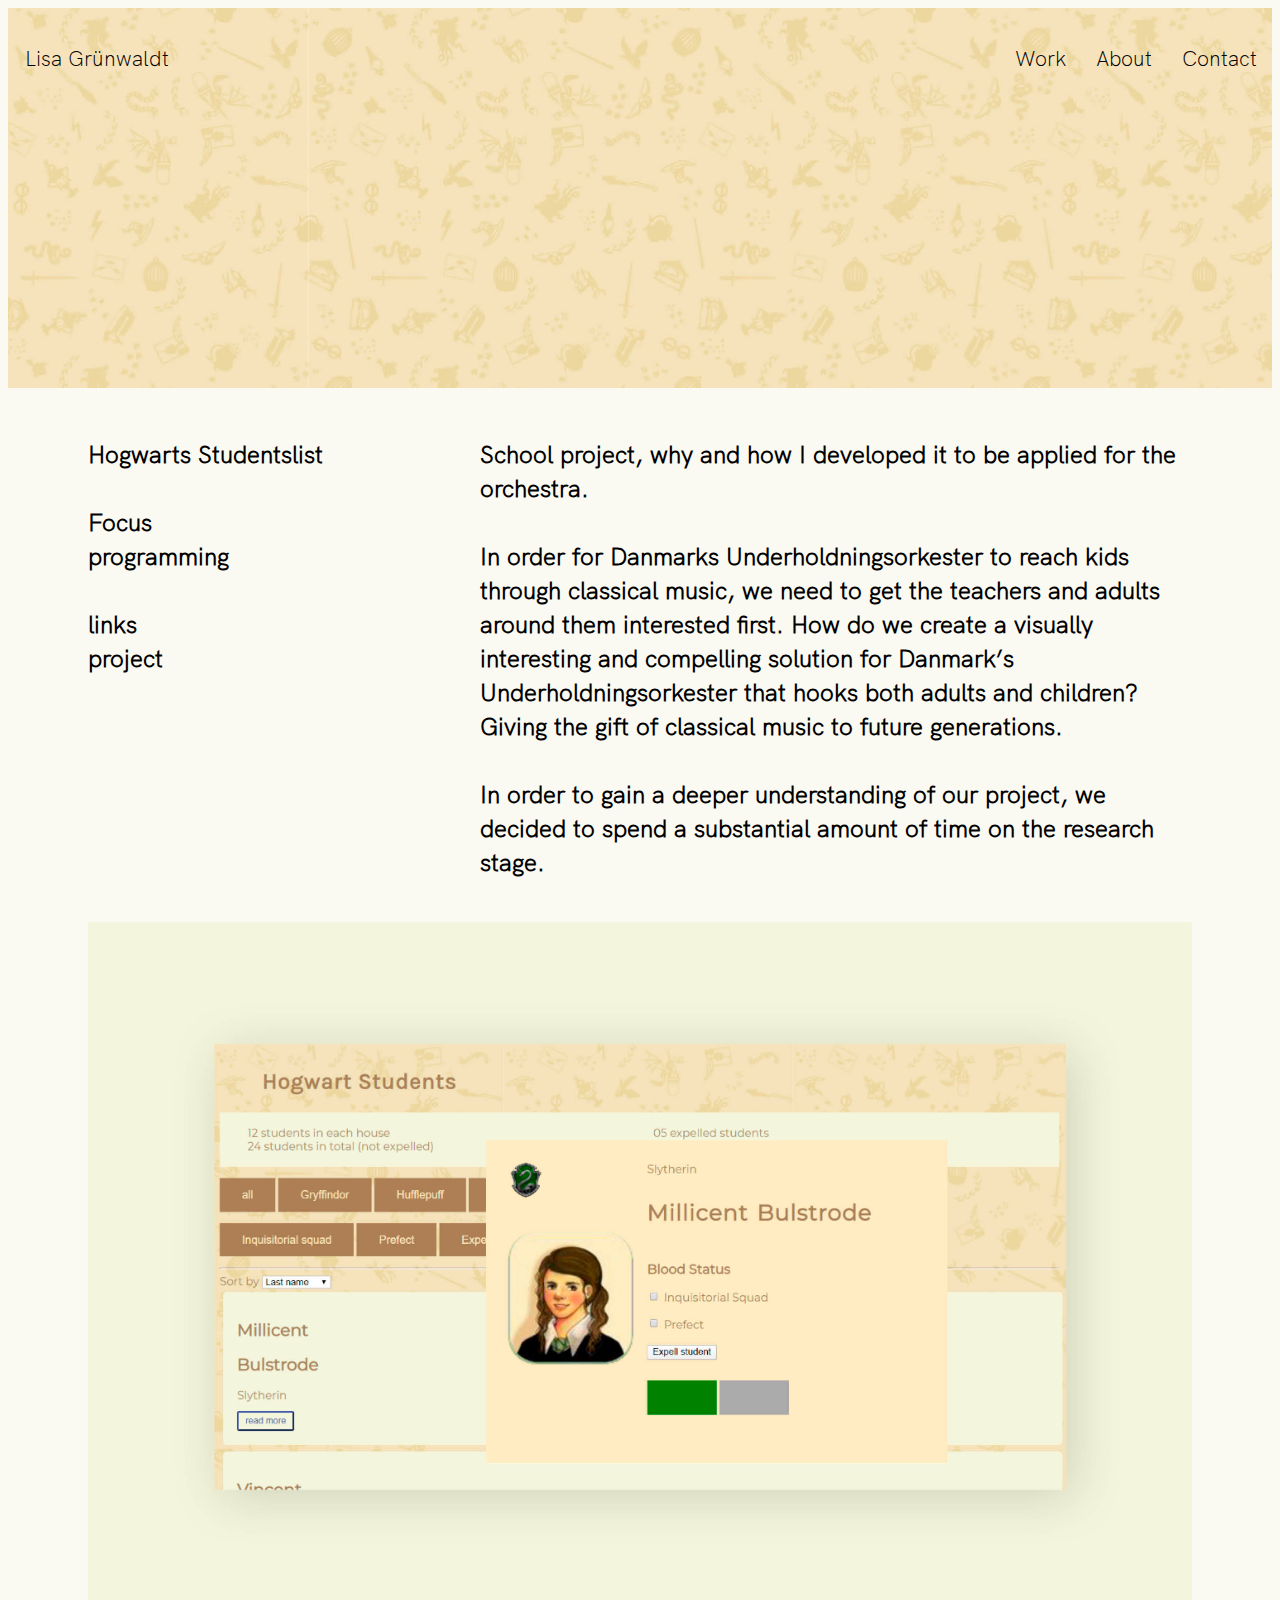
<file: Hogwarts.html>
<!DOCTYPE html>
<html lang="en">
  <head>
    <meta charset="UTF-8" />
    <meta name="viewport" content="width=device-width, initial-scale=1.0" />
    <link rel="stylesheet" href="style.css" />
    <title>Hogwarts</title>
  </head>
  <body>
      <!--Navigation-->
      <div class="bgImg4">
    <nav class="header">
        <a href="index.html" class="logo">Lisa Grünwaldt</a>
        <div class="header-right">
          <a href="index.html">Work</a>
          <a href="index.html#about">About</a>
          <a href="index.html#contact">Contact</a>
          
        </nav></div>

        <!--<div class="header-img"><img src="images/MockUps6.jpg"></div>-->

        <div class="containerSub">
          <h3 class="text">Hogwarts Studentslist<br><br>Focus<br>
           programming<br><br>links<br>
           project
           </h3>
            <h3 class="text">School project, why and how I developed it  to be applied for the orchestra.<br><br>

              In order for Danmarks Underholdningsorkester to reach kids through classical music, we need to get the 
              teachers and adults around them interested first.
              How do we create a visually interesting and compelling solution for Danmark’s Underholdningsorkester that 
              hooks both adults and children? Giving the gift of classical music to future generations.<br><br>
              
              In order to gain a deeper understanding of our project, we decided to spend a substantial amount of time on the research stage.
            </div>
              
              <!--Gallery-->
              
              <section id="gallery">
          <div class="containerUng"> 
            <div class="item">    
            <img src="images/MockUps13.jpg"></div>
          </div>

        </section>
          
        <button onclick="topFunction()" id="gototopbtn" href="#"><img class="toTopBtn" src="images/grafik.png"></button>
    <script src="script.js"></script>
  </body>
</html>
</file>
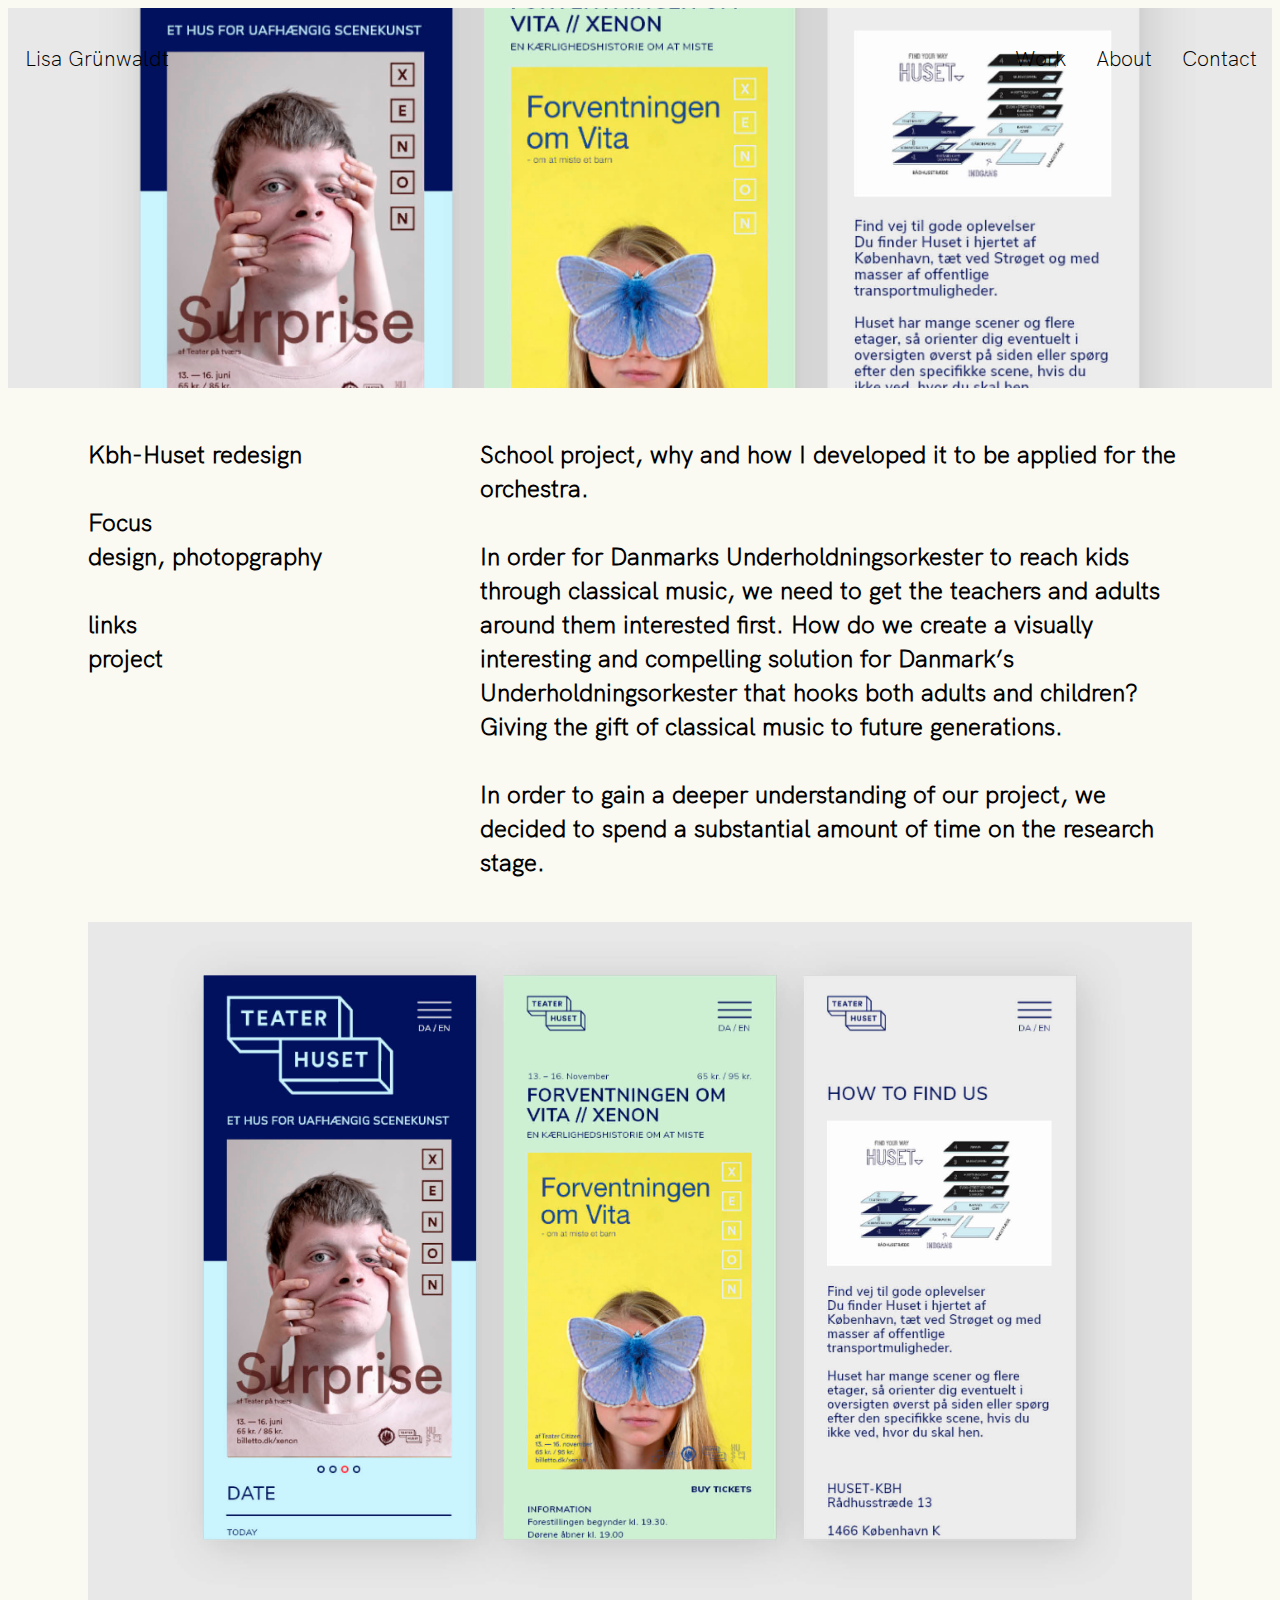
<file: Huset.html>
<!DOCTYPE html>
<html lang="en">
  <head>
    <meta charset="UTF-8" />
    <meta name="viewport" content="width=device-width, initial-scale=1.0" />
    <link rel="stylesheet" href="style.css" />
    <title>Kbh-Huet redesign</title>
  </head>
  <body>
      <!--Navigation-->
      <div class="bgImg3">
    <nav class="header">
        <a href="index.html" class="logo">Lisa Grünwaldt</a>
        <div class="header-right">
          <a href="index.html">Work</a>
          <a href="index.html#about">About</a>
          <a href="index.html#contact">Contact</a>
         
        </nav></div>

        <!--<div class="header-img"><img src="images/MockUps6.jpg"></div>-->

        <div class="containerSub">
          <h3 class="text">Kbh-Huset redesign<br><br>Focus<br>
           design, photopgraphy<br><br>links<br>
           project
           </h3>
            <h3 class="text">School project, why and how I developed it  to be applied for the orchestra.<br><br>

              In order for Danmarks Underholdningsorkester to reach kids through classical music, we need to get the 
              teachers and adults around them interested first.
              How do we create a visually interesting and compelling solution for Danmark’s Underholdningsorkester that 
              hooks both adults and children? Giving the gift of classical music to future generations.<br><br>
              
              In order to gain a deeper understanding of our project, we decided to spend a substantial amount of time on the research stage.
            </div>
              
              <!--Gallery-->
              
              <section id="gallery">
          <div class="containerUng"> 
            <div class="item">    
            <img src="images/MockUps12.jpg"></div>
          </div>

        </section>
          
        <button onclick="topFunction()" id="gototopbtn" href="#"><img class="toTopBtn" src="images/grafik.png"></button>
    <script src="script.js"></script>
  </body>
</html>
</file>
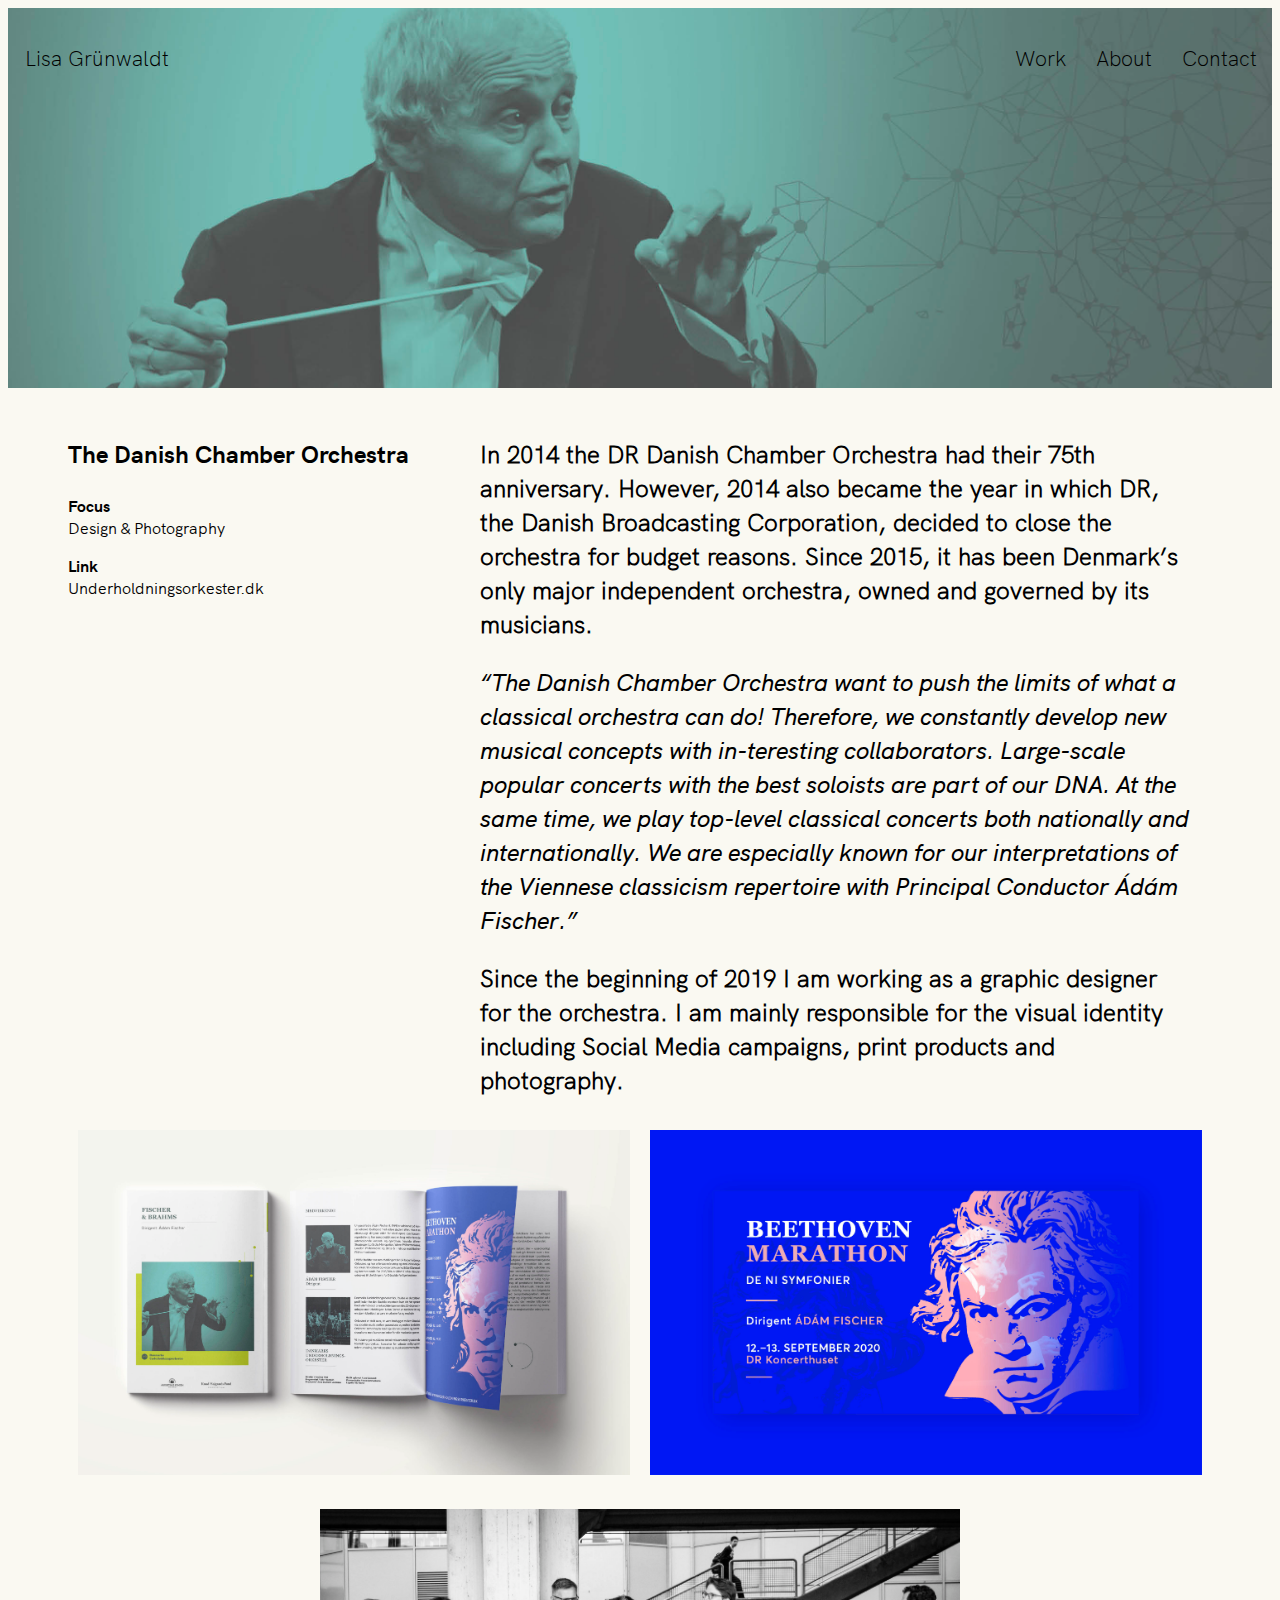
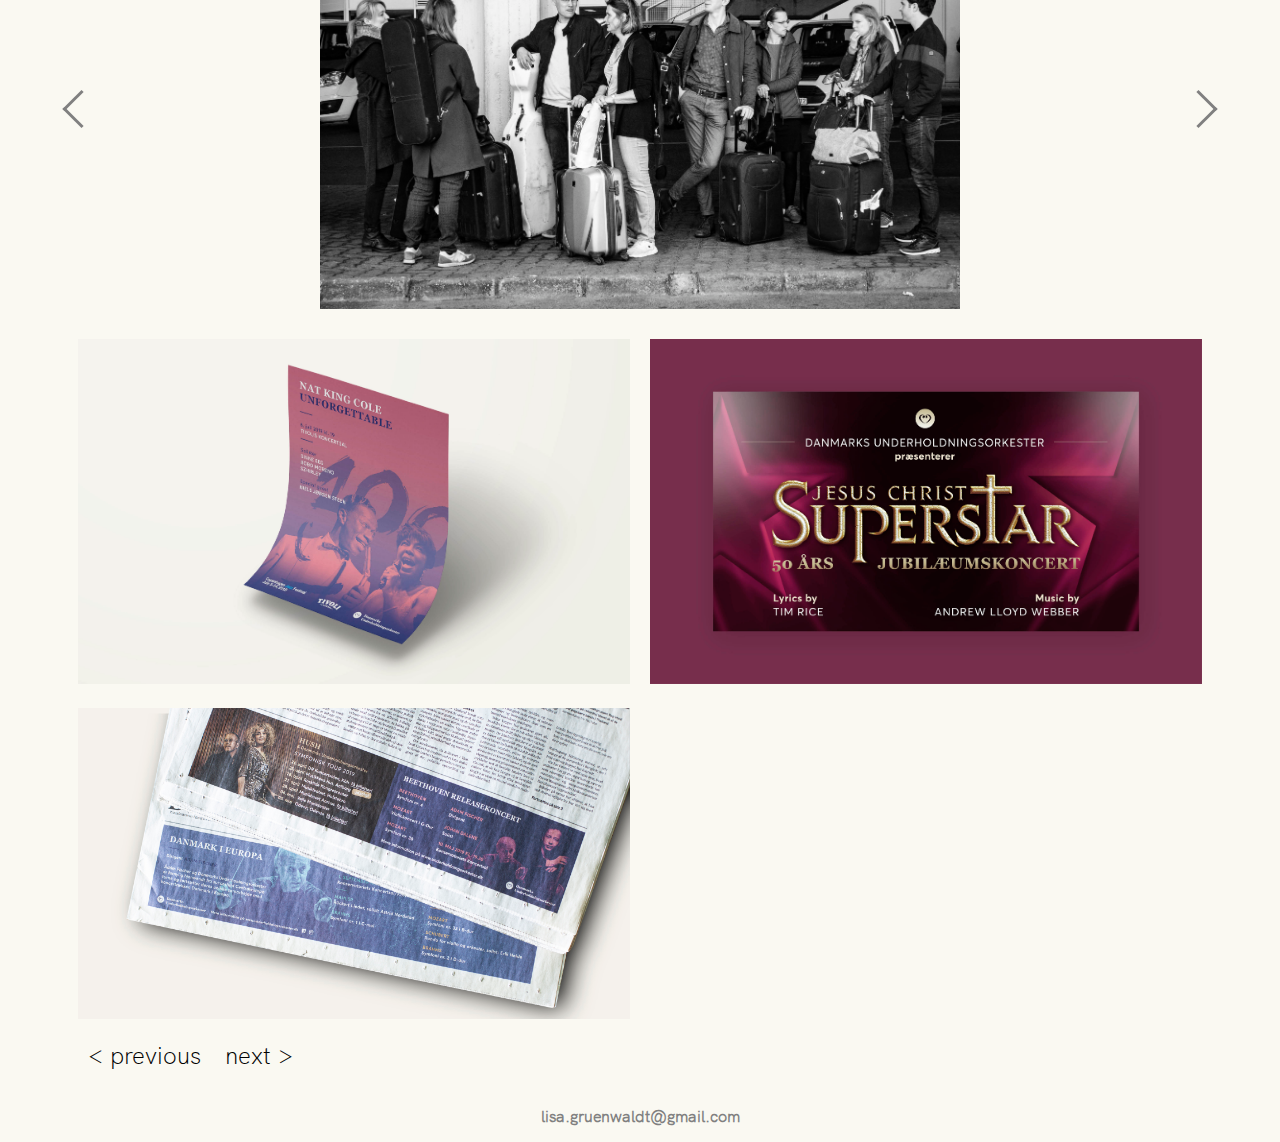
<file: Orkester.html>
<!DOCTYPE html>
<html lang="en">

<head>
  <meta charset="UTF-8" />
  <meta name="viewport" content="width=device-width, initial-scale=1.0" />
  <link rel="stylesheet" href="style.css" />
  <link rel="stylesheet" href="carousel.css" />
  <title>Portfolio UngOrkester</title>
</head>

<body>
  <!--Navigation-->
  <div class="bgImg">
    <nav class="header">
      <a href="index.html" class="logo">Lisa Grünwaldt</a>
      <div class="header-right">
        <a href="index.html">Work</a>
        <a href="index.html#about">About</a>
        <a href="index.html#contact">Contact</a>

    </nav>
  </div>

  <!--<div class="header-img"><img src="images/MockUps6.jpg"></div>-->

  <div class="containerSub">
    <div class="wrapperLeft">
      <p class="bold">The Danish Chamber Orchestra</p>
      <span class="sideBold">Focus</span><br>
      <span class="sideRegular">Design & Photography</span>
      <p>
        <span class="sideBold">Link</span><br>
        <a class="sideRegular" href="http://underholdningsorkester.dk/">Underholdningsorkester.dk</a>
    </div>

    <div class="wrapperRight">
      <h3 class="text">
        <p></p>In 2014 the DR Danish Chamber Orchestra had their 75th anniversary. However,
        2014 also became the year in which DR, the Danish Broadcasting Corporation, decided to close the
        orchestra for budget reasons. Since 2015, it has been Denmark’s only major independent orchestra,
        owned and governed by its musicians.</p>
        <p><span class="italic">
            “The Danish Chamber Orchestra want to push the limits of what a classical orchestra can do! Therefore,
            we constantly develop new musical concepts with in-teresting collaborators. Large-scale popular
            concerts with the best soloists are part of our DNA. At the same time, we play top-level classical concerts
            both
            nationally and internationally. We are especially known for our interpretations of the Viennese classicism
            repertoire with Principal Conductor Ádám Fischer.”</p></span>
        Since the beginning of 2019 I am working as a graphic designer for the orchestra. I am mainly
        responsible for the visual identity including Social Media campaigns, print products and photography.
      </h3>
    </div>
  </div>
  <!--Gallery-->
  <section id="gallery">
    <div class="container">
      <div class="item">
        <img src="images/MockUps9.jpg"></div>
      <div class="item">
        <img src="images/MockUps6.jpg"></div>

      </div>
      <!--Carousel-->
      <div class="">
        <div class="containerUng"> 
          
<div class="carousel-wrapper">
  <span id="item-1"></span>
  <span id="item-2"></span>
  <span id="item-3"></span>
  <span id="item-4"></span>
  <span id="item-5"></span>
  <div class="carousel-item item-1">
    <a class="arrow arrow-prev" href="#item-5"></a>
    <a class="arrow arrow-next" href="#item-2"></a>
  </div>

  
  <div class="carousel-item item-2">
    <a class="arrow arrow-prev" href="#item-1"></a>
    <a class="arrow arrow-next" href="#item-3"></a>
  </div>
  
  <div class="carousel-item item-3">
    <a class="arrow arrow-prev" href="#item-2"></a>
    <a class="arrow arrow-next" href="#item-4"></a>
  </div>

  <div class="carousel-item item-4">
    <a class="arrow arrow-prev" href="#item-3"></a>
    <a class="arrow arrow-next" href="#item-5"></a>
  </div>
  <div class="carousel-item item-5">
    <a class="arrow arrow-prev" href="#item-4"></a>
    <a class="arrow arrow-next" href="#item-1"></a>
  </div>
</div></div>
</div>
        <!--Gallery-->
        <div class="container">
      <div class="item">
        <img src="images/MockUps8.jpg"></div>
      <div class="item">
        <img src="images/MockUps5.jpg"></div>
      <div class="item">
        <img src="images/Newspaper02.jpg"></div></div>

    </div>
  
<div class="previousNext">
  <a href="Hogwarts.html" class="previous">< previous</a>
<a href="Huset.html" class="next">next ></a></div></section>
  <footer>
    <h3 class="textFooter">lisa.gruenwaldt@gmail.com</h3>
  </footer>
  <button onclick="topFunction()" id="gototopbtn" href="#"><img class="toTopBtn" src="images/grafik.png"></button>
  <script src="script.js"></script>

</body>

</html>
</file>
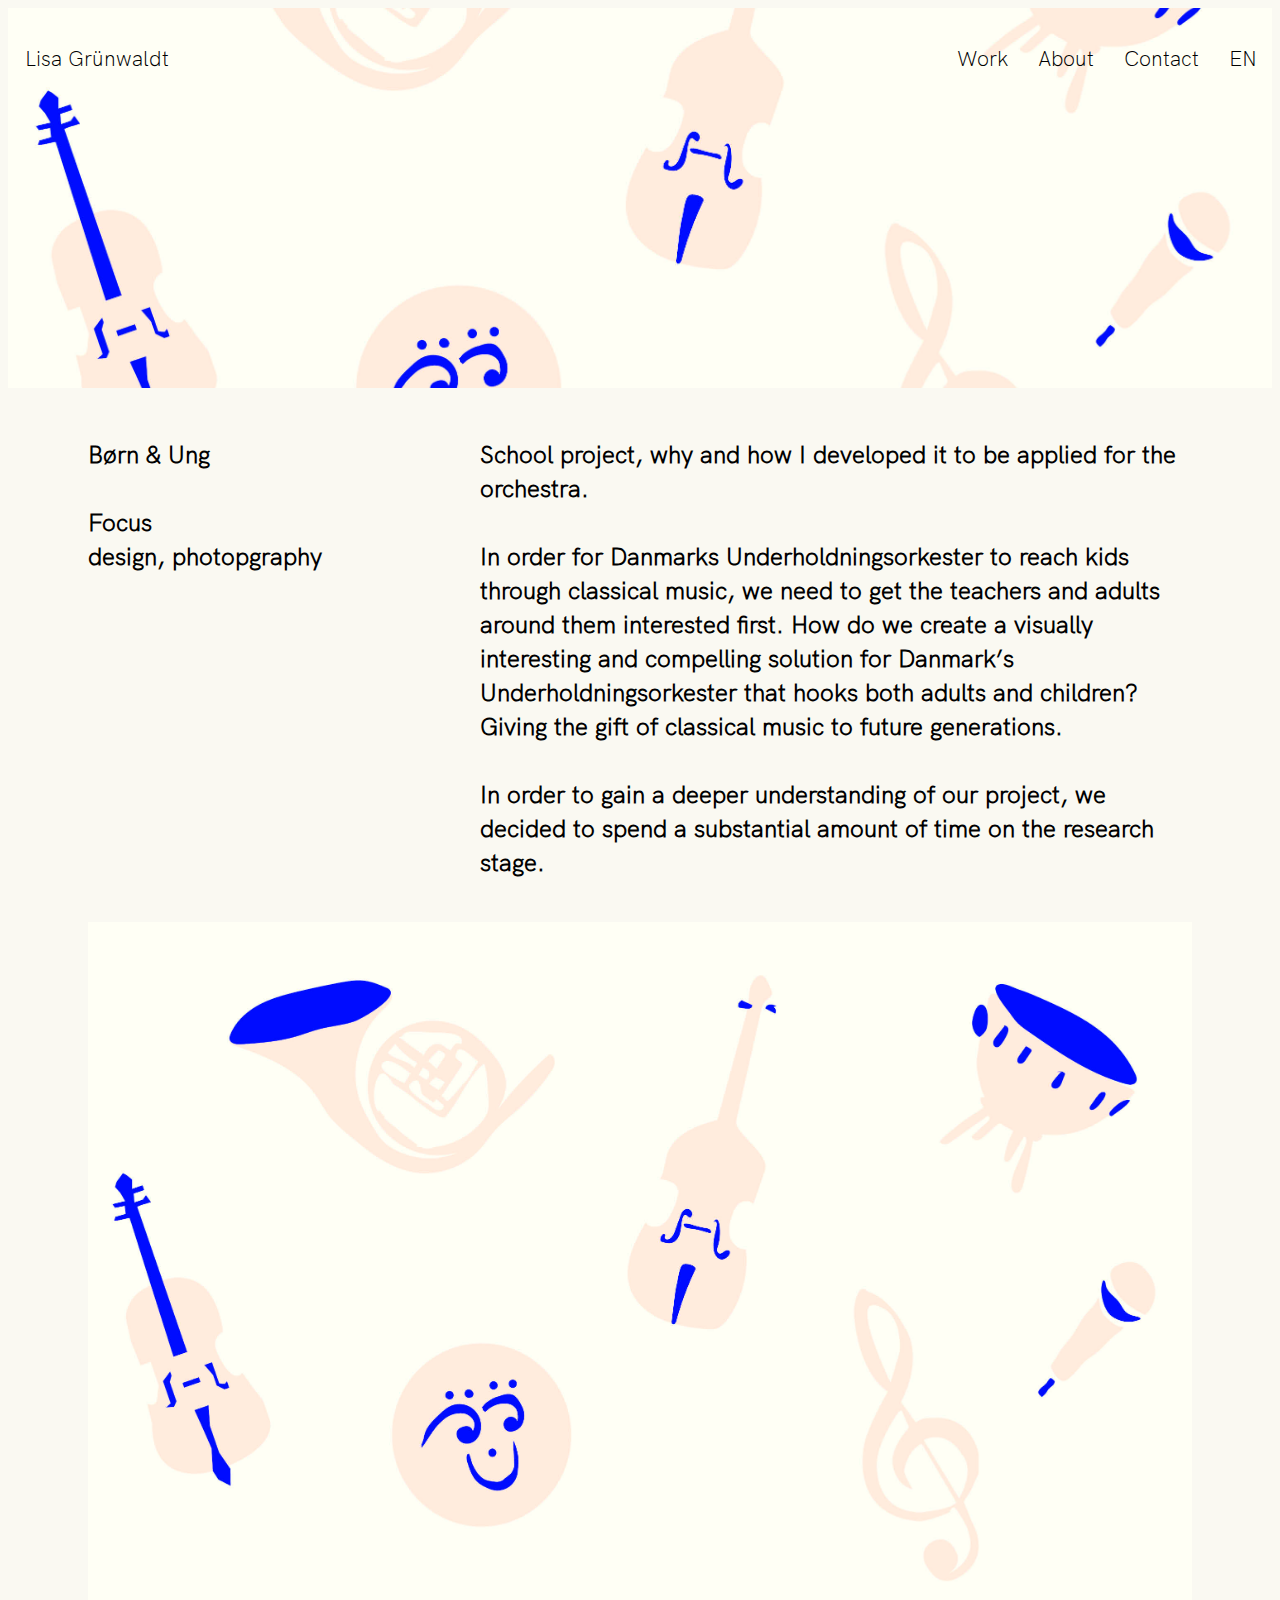
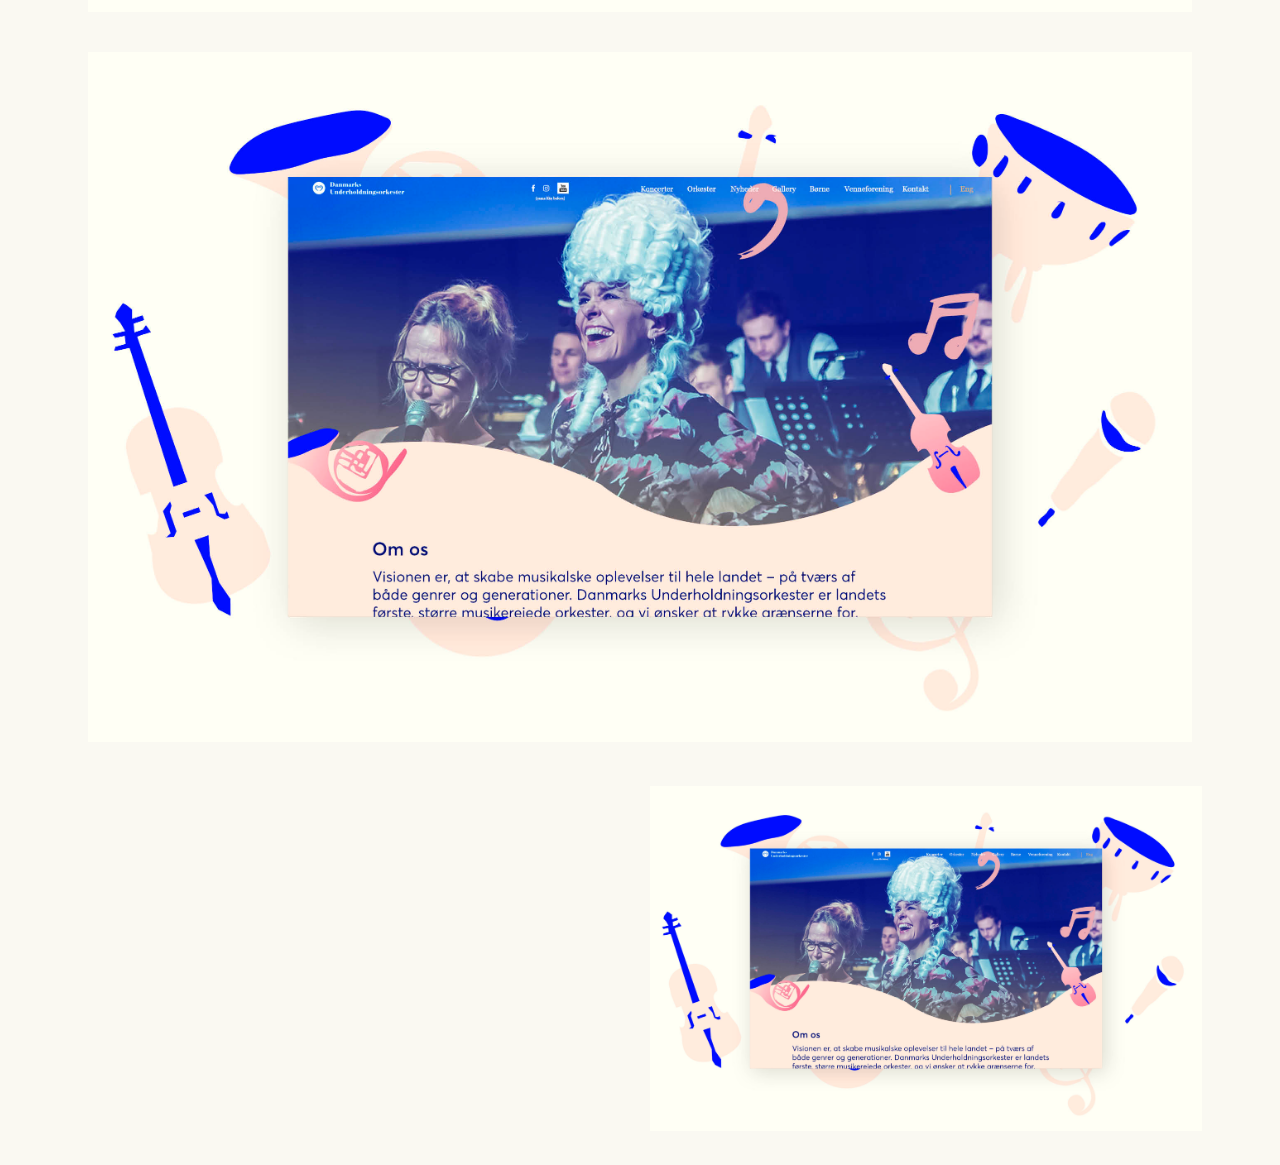
<file: UngOrkester.html>
<!DOCTYPE html>
<html lang="en">
  <head>
    <meta charset="UTF-8" />
    <meta name="viewport" content="width=device-width, initial-scale=1.0" />
    <link rel="stylesheet" href="style.css" />
    <title>Portfolio UngOrkester</title>
  </head>
  <body>
      <!--Navigation-->
      <div class="bgImg2">
    <nav class="header">
        <a href="index.html" class="logo">Lisa Grünwaldt</a>
        <div class="header-right">
          <a href="index.html">Work</a>
          <a href="index.html#about">About</a>
          <a href="index.html#contact">Contact</a>
          <a href="#language">EN</a>
        </nav></div>

        <!--<div class="header-img"><img src="images/MockUps6.jpg"></div>-->

        <div class="containerSub">
          <h3 class="text">Børn & Ung<br><br>Focus<br>
           design, photopgraphy
           </h3>
            <h3 class="text">School project, why and how I developed it  to be applied for the orchestra.<br><br>

              In order for Danmarks Underholdningsorkester to reach kids through classical music, we need to get the 
              teachers and adults around them interested first.
              How do we create a visually interesting and compelling solution for Danmark’s Underholdningsorkester that 
              hooks both adults and children? Giving the gift of classical music to future generations.<br><br>
              
              In order to gain a deeper understanding of our project, we decided to spend a substantial amount of time on the research stage.
            </div>
              
              <!--Gallery-->
              
              <section id="gallery">
          <div class="containerUng"> 
            <div class="item">    
            <img src="images/MockUps10.jpg"></div>
            <div class="item">   
            <img src="images/MockUps11.jpg"></div>
          </div>

          <div class="container"> 
            <div class="item">    
              <iframe width="560" height="315" src="https://www.youtube.com/embed/_0LWkzzue5U" frameborder="0" allow="accelerometer; autoplay; encrypted-media; gyroscope; picture-in-picture" allowfullscreen></iframe></div>
            <div class="item">   
            <img src="images/MockUps11.jpg"></div>
          </div>

        </section>
          
        <button onclick="topFunction()" id="gototopbtn" href="#"><img class="toTopBtn" src="images/grafik.png"></button>
    <script src="script.js"></script>
  </body>
</html>
</file>
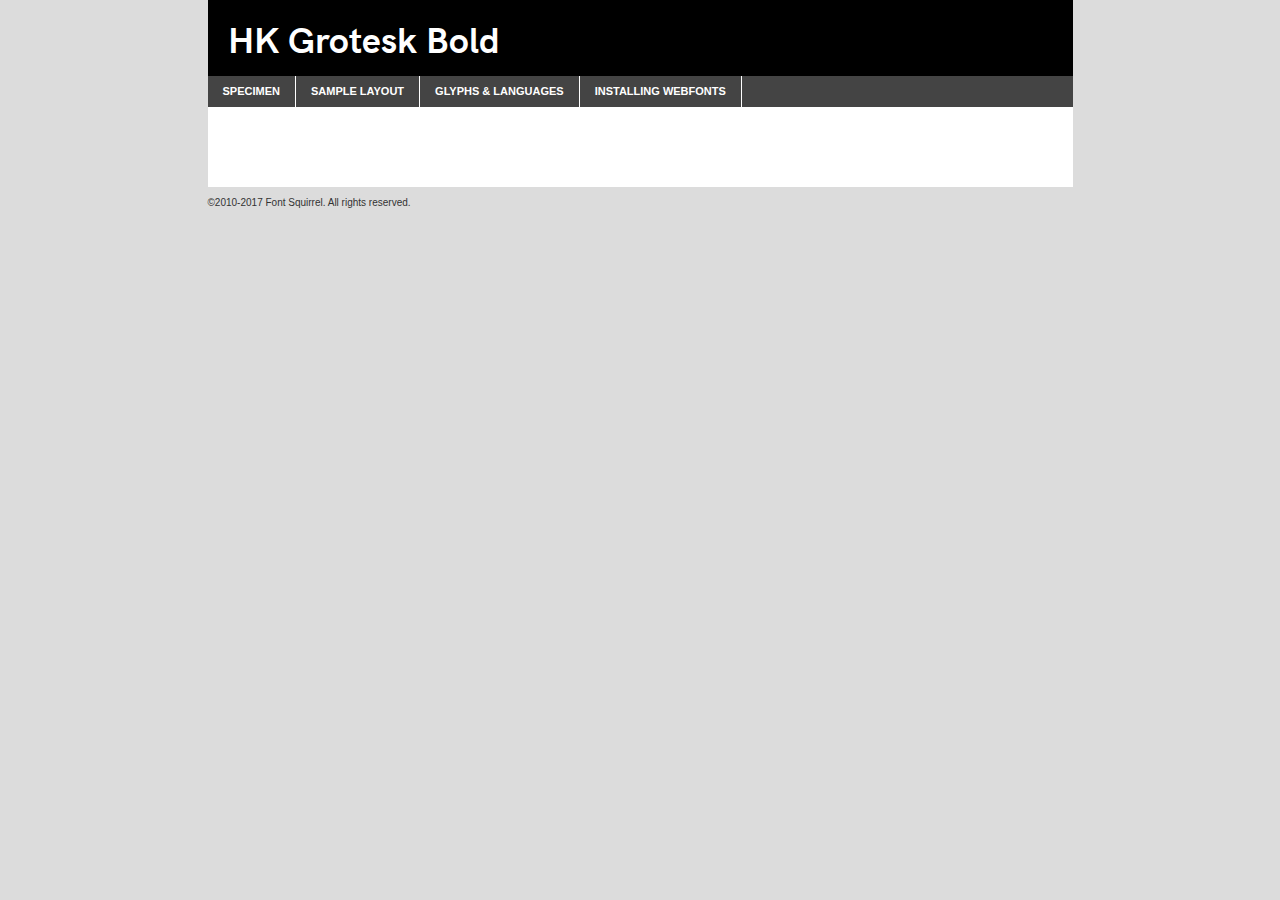
<file: webfontkit/hkgrotesk-bold-demo.html>
<!DOCTYPE html PUBLIC "-//W3C//DTD XHTML 1.0 Transitional//EN"
	"http://www.w3.org/TR/xhtml1/DTD/xhtml1-transitional.dtd">

<html xmlns="http://www.w3.org/1999/xhtml" xml:lang="en" lang="en">
<head>
	<meta http-equiv="Content-Type" content="text/html; charset=utf-8" />
	<script src="http://ajax.googleapis.com/ajax/libs/jquery/1.7.2/jquery.min.js" type="text/javascript" charset="utf-8"></script>
	<script type="text/javascript">
	(function($){$.fn.easyTabs=function(option){var param=jQuery.extend({fadeSpeed:"fast",defaultContent:1,activeClass:'active'},option);$(this).each(function(){var thisId="#"+this.id;if(param.defaultContent==''){param.defaultContent=1;}
	if(typeof param.defaultContent=="number")
	{var defaultTab=$(thisId+" .tabs li:eq("+(param.defaultContent-1)+") a").attr('href').substr(1);}else{var defaultTab=param.defaultContent;}
	$(thisId+" .tabs li a").each(function(){var tabToHide=$(this).attr('href').substr(1);$("#"+tabToHide).addClass('easytabs-tab-content');});hideAll();changeContent(defaultTab);function hideAll(){$(thisId+" .easytabs-tab-content").hide();}
	function changeContent(tabId){hideAll();$(thisId+" .tabs li").removeClass(param.activeClass);$(thisId+" .tabs li a[href=#"+tabId+"]").closest('li').addClass(param.activeClass);if(param.fadeSpeed!="none")
	{$(thisId+" #"+tabId).fadeIn(param.fadeSpeed);}else{$(thisId+" #"+tabId).show();}}
	$(thisId+" .tabs li").click(function(){var tabId=$(this).find('a').attr('href').substr(1);changeContent(tabId);return false;});});}})(jQuery);
	</script>
	<link rel="stylesheet" href="specimen_files/specimen_stylesheet.css" type="text/css" charset="utf-8" />
	<link rel="stylesheet" href="stylesheet.css" type="text/css" charset="utf-8" />

	<style type="text/css">
					body{
				font-family: 'hk_groteskbold';
							}
		</style>

	<title>HK Grotesk Bold Specimen</title>
	
	
	<script type="text/javascript" charset="utf-8">
		$(document).ready(function() {
			$('#container').easyTabs({defaultContent:1});
		});
	</script>
</head>

<body>
<div id="container">
	<div id="header">
		HK Grotesk Bold	</div>
	<ul class="tabs">
		<li><a href="#specimen">Specimen</a></li>
		<li><a href="#layout">Sample Layout</a></li>
				<li><a href="#glyphs">Glyphs &amp; Languages</a></li>
		<li><a href="#installing">Installing Webfonts</a></li>
		
	</ul>
	
	<div id="main_content">

		
			<div id="specimen">
		
				<div class="section">
					<div class="grid12 firstcol">
						<div class="huge">AaBb</div>
					</div>
				</div>
		
				<div class="section">
					<div class="glyph_range">A&#x200B;B&#x200b;C&#x200b;D&#x200b;E&#x200b;F&#x200b;G&#x200b;H&#x200b;I&#x200b;J&#x200b;K&#x200b;L&#x200b;M&#x200b;N&#x200b;O&#x200b;P&#x200b;Q&#x200b;R&#x200b;S&#x200b;T&#x200b;U&#x200b;V&#x200b;W&#x200b;X&#x200b;Y&#x200b;Z&#x200b;a&#x200b;b&#x200b;c&#x200b;d&#x200b;e&#x200b;f&#x200b;g&#x200b;h&#x200b;i&#x200b;j&#x200b;k&#x200b;l&#x200b;m&#x200b;n&#x200b;o&#x200b;p&#x200b;q&#x200b;r&#x200b;s&#x200b;t&#x200b;u&#x200b;v&#x200b;w&#x200b;x&#x200b;y&#x200b;z&#x200b;1&#x200b;2&#x200b;3&#x200b;4&#x200b;5&#x200b;6&#x200b;7&#x200b;8&#x200b;9&#x200b;0&#x200b;&amp;&#x200b;.&#x200b;,&#x200b;?&#x200b;!&#x200b;&#64;&#x200b;(&#x200b;)&#x200b;#&#x200b;$&#x200b;%&#x200b;*&#x200b;+&#x200b;-&#x200b;=&#x200b;:&#x200b;;</div>
				</div>
				<div class="section">
					<div class="grid12 firstcol">
						<table class="sample_table">
							<tr><td>10</td><td class="size10">abcdefghijklmnopqrstuvwxyzABCDEFGHIJKLMNOPQRSTUVWXYZ0123456789abcdefghijklmnopqrstuvwxyzABCDEFGHIJKLMNOPQRSTUVWXYZ0123456789abcdefghijklmnopqrstuvwxyzABCDEFGHIJKLMNOPQRSTUVWXYZ</td></tr>
							<tr><td>11</td><td class="size11">abcdefghijklmnopqrstuvwxyzABCDEFGHIJKLMNOPQRSTUVWXYZ0123456789abcdefghijklmnopqrstuvwxyzABCDEFGHIJKLMNOPQRSTUVWXYZ0123456789abcdefghijklmnopqrstuvwxyzABCDEFGHIJKLMNOPQRSTUVWXYZ</td></tr>
							<tr><td>12</td><td class="size12">abcdefghijklmnopqrstuvwxyzABCDEFGHIJKLMNOPQRSTUVWXYZ0123456789abcdefghijklmnopqrstuvwxyzABCDEFGHIJKLMNOPQRSTUVWXYZ0123456789abcdefghijklmnopqrstuvwxyzABCDEFGHIJKLMNOPQRSTUVWXYZ</td></tr>
							<tr><td>13</td><td class="size13">abcdefghijklmnopqrstuvwxyzABCDEFGHIJKLMNOPQRSTUVWXYZ0123456789abcdefghijklmnopqrstuvwxyzABCDEFGHIJKLMNOPQRSTUVWXYZ0123456789abcdefghijklmnopqrstuvwxyzABCDEFGHIJKLMNOPQRSTUVWXYZ</td></tr>
							<tr><td>14</td><td class="size14">abcdefghijklmnopqrstuvwxyzABCDEFGHIJKLMNOPQRSTUVWXYZ0123456789abcdefghijklmnopqrstuvwxyzABCDEFGHIJKLMNOPQRSTUVWXYZ0123456789abcdefghijklmnopqrstuvwxyzABCDEFGHIJKLMNOPQRSTUVWXYZ</td></tr>
							<tr><td>16</td><td class="size16">abcdefghijklmnopqrstuvwxyzABCDEFGHIJKLMNOPQRSTUVWXYZ0123456789abcdefghijklmnopqrstuvwxyzABCDEFGHIJKLMNOPQRSTUVWXYZ</td></tr>
							<tr><td>18</td><td class="size18">abcdefghijklmnopqrstuvwxyzABCDEFGHIJKLMNOPQRSTUVWXYZ0123456789abcdefghijklmnopqrstuvwxyzABCDEFGHIJKLMNOPQRSTUVWXYZ</td></tr>
							<tr><td>20</td><td class="size20">abcdefghijklmnopqrstuvwxyzABCDEFGHIJKLMNOPQRSTUVWXYZ0123456789abcdefghijklmnopqrstuvwxyzABCDEFGHIJKLMNOPQRSTUVWXYZ</td></tr>
							<tr><td>24</td><td class="size24">abcdefghijklmnopqrstuvwxyzABCDEFGHIJKLMNOPQRSTUVWXYZ0123456789abcdefghijklmnopqrstuvwxyzABCDEFGHIJKLMNOPQRSTUVWXYZ</td></tr>
							<tr><td>30</td><td class="size30">abcdefghijklmnopqrstuvwxyzABCDEFGHIJKLMNOPQRSTUVWXYZ0123456789abcdefghijklmnopqrstuvwxyzABCDEFGHIJKLMNOPQRSTUVWXYZ</td></tr>
							<tr><td>36</td><td class="size36">abcdefghijklmnopqrstuvwxyzABCDEFGHIJKLMNOPQRSTUVWXYZ0123456789abcdefghijklmnopqrstuvwxyzABCDEFGHIJKLMNOPQRSTUVWXYZ</td></tr>
							<tr><td>48</td><td class="size48">abcdefghijklmnopqrstuvwxyzABCDEFGHIJKLMNOPQRSTUVWXYZ0123456789abcdefghijklmnopqrstuvwxyzABCDEFGHIJKLMNOPQRSTUVWXYZ</td></tr>
							<tr><td>60</td><td class="size60">abcdefghijklmnopqrstuvwxyzABCDEFGHIJKLMNOPQRSTUVWXYZ0123456789abcdefghijklmnopqrstuvwxyzABCDEFGHIJKLMNOPQRSTUVWXYZ</td></tr>
							<tr><td>72</td><td class="size72">abcdefghijklmnopqrstuvwxyzABCDEFGHIJKLMNOPQRSTUVWXYZ0123456789abcdefghijklmnopqrstuvwxyzABCDEFGHIJKLMNOPQRSTUVWXYZ</td></tr>
							<tr><td>90</td><td class="size90">abcdefghijklmnopqrstuvwxyzABCDEFGHIJKLMNOPQRSTUVWXYZ0123456789abcdefghijklmnopqrstuvwxyzABCDEFGHIJKLMNOPQRSTUVWXYZ</td></tr>
						</table>
				
					</div>
			
				</div>
		
		
		
								<div class="section" id="bodycomparison">


										<div id="xheight">
				<div class="fontbody">&#x25FC;&#x25FC;&#x25FC;&#x25FC;&#x25FC;&#x25FC;&#x25FC;&#x25FC;&#x25FC;&#x25FC;&#x25FC;&#x25FC;&#x25FC;&#x25FC;&#x25FC;&#x25FC;&#x25FC;&#x25FC;&#x25FC;&#x25FC;&#x25FC;&#x25FC;&#x25FC;&#x25FC;&#x25FC;&#x25FC;&#x25FC;&#x25FC;&#x25FC;&#x25FC;&#x25FC;&#x25FC;&#x25FC;&#x25FC;&#x25FC;&#x25FC;&#x25FC;&#x25FC;&#x25FC;&#x25FC;&#x25FC;&#x25FC;&#x25FC;&#x25FC;&#x25FC;&#x25FC;&#x25FC;&#x25FC;&#x25FC;&#x25FC;&#x25FC;&#x25FC;&#x25FC;&#x25FC;&#x25FC;&#x25FC;&#x25FC;&#x25FC;&#x25FC;&#x25FC;&#x25FC;&#x25FC;&#x25FC;&#x25FC;&#x25FC;&#x25FC;&#x25FC;&#x25FC;&#x25FC;&#x25FC;&#x25FC;&#x25FC;&#x25FC;&#x25FC;&#x25FC;&#x25FC;&#x25FC;&#x25FC;&#x25FC;&#x25FC;&#x25FC;&#x25FC;&#x25FC;&#x25FC;&#x25FC;&#x25FC;&#x25FC;&#x25FC;&#x25FC;&#x25FC;&#x25FC;&#x25FC;&#x25FC;&#x25FC;&#x25FC;&#x25FC;&#x25FC;&#x25FC;&#x25FC;body</div><div class="arialbody">body</div><div class="verdanabody">body</div><div class="georgiabody">body</div></div>
										<div class="fontbody" style="z-index:1">
											body<span>HK Grotesk Bold</span>
										</div>
										<div class="arialbody" style="z-index:1">
											body<span>Arial</span>
										</div>
										<div class="verdanabody" style="z-index:1">
											body<span>Verdana</span>
										</div>
										<div class="georgiabody" style="z-index:1">
											body<span>Georgia</span>
										</div>



								</div>
		
		
				<div class="section psample psample_row1" id="">
					
					<div class="grid2 firstcol">
						<p class="size10"><span>10.</span>Aenean lacinia bibendum nulla sed consectetur. Fusce dapibus, tellus ac cursus commodo, tortor mauris condimentum nibh, ut fermentum massa justo sit amet risus. Nullam id dolor id nibh ultricies vehicula ut id elit. Cum sociis natoque penatibus et magnis dis parturient montes, nascetur ridiculus mus. Nulla vitae elit libero, a pharetra augue.</p>
			
					</div>
					<div class="grid3">
						<p class="size11"><span>11.</span>Aenean lacinia bibendum nulla sed consectetur. Fusce dapibus, tellus ac cursus commodo, tortor mauris condimentum nibh, ut fermentum massa justo sit amet risus. Nullam id dolor id nibh ultricies vehicula ut id elit. Cum sociis natoque penatibus et magnis dis parturient montes, nascetur ridiculus mus. Nulla vitae elit libero, a pharetra augue.</p>
			
					</div>
					<div class="grid3">
						<p class="size12"><span>12.</span>Aenean lacinia bibendum nulla sed consectetur. Fusce dapibus, tellus ac cursus commodo, tortor mauris condimentum nibh, ut fermentum massa justo sit amet risus. Nullam id dolor id nibh ultricies vehicula ut id elit. Cum sociis natoque penatibus et magnis dis parturient montes, nascetur ridiculus mus. Nulla vitae elit libero, a pharetra augue.</p>
			
					</div>
					<div class="grid4">
						<p class="size13"><span>13.</span>Aenean lacinia bibendum nulla sed consectetur. Fusce dapibus, tellus ac cursus commodo, tortor mauris condimentum nibh, ut fermentum massa justo sit amet risus. Nullam id dolor id nibh ultricies vehicula ut id elit. Cum sociis natoque penatibus et magnis dis parturient montes, nascetur ridiculus mus. Nulla vitae elit libero, a pharetra augue.</p>
			
					</div>
					<div class="white_blend"></div>
					
				</div>
				<div class="section psample psample_row2" id="">
					<div class="grid3 firstcol">
						<p class="size14"><span>14.</span>Aenean lacinia bibendum nulla sed consectetur. Fusce dapibus, tellus ac cursus commodo, tortor mauris condimentum nibh, ut fermentum massa justo sit amet risus. Nullam id dolor id nibh ultricies vehicula ut id elit. Cum sociis natoque penatibus et magnis dis parturient montes, nascetur ridiculus mus. Nulla vitae elit libero, a pharetra augue.</p>
			
					</div>
					<div class="grid4">
						<p class="size16"><span>16.</span>Aenean lacinia bibendum nulla sed consectetur. Fusce dapibus, tellus ac cursus commodo, tortor mauris condimentum nibh, ut fermentum massa justo sit amet risus. Nullam id dolor id nibh ultricies vehicula ut id elit. Cum sociis natoque penatibus et magnis dis parturient montes, nascetur ridiculus mus. Nulla vitae elit libero, a pharetra augue.</p>
			
					</div>
					<div class="grid5">
						<p class="size18"><span>18.</span>Aenean lacinia bibendum nulla sed consectetur. Fusce dapibus, tellus ac cursus commodo, tortor mauris condimentum nibh, ut fermentum massa justo sit amet risus. Nullam id dolor id nibh ultricies vehicula ut id elit. Cum sociis natoque penatibus et magnis dis parturient montes, nascetur ridiculus mus. Nulla vitae elit libero, a pharetra augue.</p>
			
					</div>

					<div class="white_blend"></div>

				</div>
				
				<div class="section psample psample_row3" id="">
					<div class="grid5 firstcol">
						<p class="size20"><span>20.</span>Aenean lacinia bibendum nulla sed consectetur. Fusce dapibus, tellus ac cursus commodo, tortor mauris condimentum nibh, ut fermentum massa justo sit amet risus. Nullam id dolor id nibh ultricies vehicula ut id elit. Cum sociis natoque penatibus et magnis dis parturient montes, nascetur ridiculus mus. Nulla vitae elit libero, a pharetra augue.</p>
					</div>
					<div class="grid7">
						<p class="size24"><span>24.</span>Aenean lacinia bibendum nulla sed consectetur. Fusce dapibus, tellus ac cursus commodo, tortor mauris condimentum nibh, ut fermentum massa justo sit amet risus. Nullam id dolor id nibh ultricies vehicula ut id elit. Cum sociis natoque penatibus et magnis dis parturient montes, nascetur ridiculus mus. Nulla vitae elit libero, a pharetra augue.</p>
					</div>
					
					<div class="white_blend"></div>
					
				</div>
				
				<div class="section psample psample_row4" id="">
					<div class="grid12 firstcol">
						<p class="size30"><span>30.</span>Aenean lacinia bibendum nulla sed consectetur. Fusce dapibus, tellus ac cursus commodo, tortor mauris condimentum nibh, ut fermentum massa justo sit amet risus. Nullam id dolor id nibh ultricies vehicula ut id elit. Cum sociis natoque penatibus et magnis dis parturient montes, nascetur ridiculus mus. Nulla vitae elit libero, a pharetra augue.</p>
					</div>
					<div class="white_blend"></div>
					
				</div>
				
				
				
				<div class="section psample psample_row1 fullreverse">
					<div class="grid2 firstcol">
						<p class="size10"><span>10.</span>Aenean lacinia bibendum nulla sed consectetur. Fusce dapibus, tellus ac cursus commodo, tortor mauris condimentum nibh, ut fermentum massa justo sit amet risus. Nullam id dolor id nibh ultricies vehicula ut id elit. Cum sociis natoque penatibus et magnis dis parturient montes, nascetur ridiculus mus. Nulla vitae elit libero, a pharetra augue.</p>
			
					</div>
					<div class="grid3">
						<p class="size11"><span>11.</span>Aenean lacinia bibendum nulla sed consectetur. Fusce dapibus, tellus ac cursus commodo, tortor mauris condimentum nibh, ut fermentum massa justo sit amet risus. Nullam id dolor id nibh ultricies vehicula ut id elit. Cum sociis natoque penatibus et magnis dis parturient montes, nascetur ridiculus mus. Nulla vitae elit libero, a pharetra augue.</p>
			
					</div>
					<div class="grid3">
						<p class="size12"><span>12.</span>Aenean lacinia bibendum nulla sed consectetur. Fusce dapibus, tellus ac cursus commodo, tortor mauris condimentum nibh, ut fermentum massa justo sit amet risus. Nullam id dolor id nibh ultricies vehicula ut id elit. Cum sociis natoque penatibus et magnis dis parturient montes, nascetur ridiculus mus. Nulla vitae elit libero, a pharetra augue.</p>
			
					</div>
					<div class="grid4">
						<p class="size13"><span>13.</span>Aenean lacinia bibendum nulla sed consectetur. Fusce dapibus, tellus ac cursus commodo, tortor mauris condimentum nibh, ut fermentum massa justo sit amet risus. Nullam id dolor id nibh ultricies vehicula ut id elit. Cum sociis natoque penatibus et magnis dis parturient montes, nascetur ridiculus mus. Nulla vitae elit libero, a pharetra augue.</p>
			
					</div>
					<div class="black_blend"></div>
					
				</div>
				
				<div class="section psample psample_row2 fullreverse">
					<div class="grid3 firstcol">
						<p class="size14"><span>14.</span>Aenean lacinia bibendum nulla sed consectetur. Fusce dapibus, tellus ac cursus commodo, tortor mauris condimentum nibh, ut fermentum massa justo sit amet risus. Nullam id dolor id nibh ultricies vehicula ut id elit. Cum sociis natoque penatibus et magnis dis parturient montes, nascetur ridiculus mus. Nulla vitae elit libero, a pharetra augue.</p>
			
					</div>
					<div class="grid4">
						<p class="size16"><span>16.</span>Aenean lacinia bibendum nulla sed consectetur. Fusce dapibus, tellus ac cursus commodo, tortor mauris condimentum nibh, ut fermentum massa justo sit amet risus. Nullam id dolor id nibh ultricies vehicula ut id elit. Cum sociis natoque penatibus et magnis dis parturient montes, nascetur ridiculus mus. Nulla vitae elit libero, a pharetra augue.</p>
			
					</div>
					<div class="grid5">
						<p class="size18"><span>18.</span>Aenean lacinia bibendum nulla sed consectetur. Fusce dapibus, tellus ac cursus commodo, tortor mauris condimentum nibh, ut fermentum massa justo sit amet risus. Nullam id dolor id nibh ultricies vehicula ut id elit. Cum sociis natoque penatibus et magnis dis parturient montes, nascetur ridiculus mus. Nulla vitae elit libero, a pharetra augue.</p>
			
					</div>
					<div class="black_blend"></div>

				</div>
				
				<div class="section psample fullreverse psample_row3" id="">
					<div class="grid5 firstcol">
						<p class="size20"><span>20.</span>Aenean lacinia bibendum nulla sed consectetur. Fusce dapibus, tellus ac cursus commodo, tortor mauris condimentum nibh, ut fermentum massa justo sit amet risus. Nullam id dolor id nibh ultricies vehicula ut id elit. Cum sociis natoque penatibus et magnis dis parturient montes, nascetur ridiculus mus. Nulla vitae elit libero, a pharetra augue.</p>
					</div>
					<div class="grid7">
						<p class="size24"><span>24.</span>Aenean lacinia bibendum nulla sed consectetur. Fusce dapibus, tellus ac cursus commodo, tortor mauris condimentum nibh, ut fermentum massa justo sit amet risus. Nullam id dolor id nibh ultricies vehicula ut id elit. Cum sociis natoque penatibus et magnis dis parturient montes, nascetur ridiculus mus. Nulla vitae elit libero, a pharetra augue.</p>
					</div>
					
					<div class="black_blend"></div>
					
				</div>
				
				<div class="section psample fullreverse psample_row4" id="" style="border-bottom: 20px #000 solid;">
					<div class="grid12 firstcol">
						<p class="size30"><span>30.</span>Aenean lacinia bibendum nulla sed consectetur. Fusce dapibus, tellus ac cursus commodo, tortor mauris condimentum nibh, ut fermentum massa justo sit amet risus. Nullam id dolor id nibh ultricies vehicula ut id elit. Cum sociis natoque penatibus et magnis dis parturient montes, nascetur ridiculus mus. Nulla vitae elit libero, a pharetra augue.</p>
					</div>
					<div class="black_blend"></div>
					
				</div>
				
				
				
				
			</div>
			
			<div id="layout">
				
				<div class="section">
					
					<div class="grid12 firstcol">
						<h1>Lorem Ipsum Dolor</h1>
						<h2>Etiam porta sem malesuada magna mollis euismod</h2>
						
						<p class="byline">By <a href="#link">Aenean Lacinia</a></p>
					</div>
				</div>
				<div class="section">
					<div class="grid8 firstcol">
						<p class="large">Donec sed odio dui. Morbi leo risus, porta ac consectetur ac, vestibulum at eros. Fusce dapibus, tellus ac cursus commodo, tortor mauris condimentum nibh, ut fermentum massa justo sit amet risus. </p>

						
						<h3>Pellentesque ornare sem</h3>

						<p>Maecenas sed diam eget risus varius blandit sit amet non magna. Maecenas faucibus mollis interdum. Donec ullamcorper nulla non metus auctor fringilla. Nullam id dolor id nibh ultricies vehicula ut id elit. Nullam id dolor id nibh ultricies vehicula ut id elit. </p>

						<p>Aenean eu leo quam. Pellentesque ornare sem lacinia quam venenatis vestibulum. Lorem ipsum dolor sit amet, consectetur adipiscing elit. Cum sociis natoque penatibus et magnis dis parturient montes, nascetur ridiculus mus. </p>

						<p>Nulla vitae elit libero, a pharetra augue. Praesent commodo cursus magna, vel scelerisque nisl consectetur et. Aenean lacinia bibendum nulla sed consectetur. </p>

						<p>Nullam quis risus eget urna mollis ornare vel eu leo. Nullam quis risus eget urna mollis ornare vel eu leo. Maecenas sed diam eget risus varius blandit sit amet non magna. Donec ullamcorper nulla non metus auctor fringilla. </p>

						<h3>Cras mattis consectetur</h3>

						<p>Aenean eu leo quam. Pellentesque ornare sem lacinia quam venenatis vestibulum. Aenean lacinia bibendum nulla sed consectetur. Integer posuere erat a ante venenatis dapibus posuere velit aliquet. Cras mattis consectetur purus sit amet fermentum. </p>

						<p>Nullam id dolor id nibh ultricies vehicula ut id elit. Nullam quis risus eget urna mollis ornare vel eu leo. Cras mattis consectetur purus sit amet fermentum.</p>
					</div>
					
					<div class="grid4 sidebar">
						
						<div class="box reverse">
							<p class="last">Nullam quis risus eget urna mollis ornare vel eu leo. Donec ullamcorper nulla non metus auctor fringilla. Cras mattis consectetur purus sit amet fermentum. Sed posuere consectetur est at lobortis. Lorem ipsum dolor sit amet, consectetur adipiscing elit. </p>
						</div>
						
						<p class="caption">Maecenas sed diam eget risus varius.</p>

						<p>Vestibulum id ligula porta felis euismod semper. Integer posuere erat a ante venenatis dapibus posuere velit aliquet. Vestibulum id ligula porta felis euismod semper. Sed posuere consectetur est at lobortis. Maecenas sed diam eget risus varius blandit sit amet non magna. Fusce dapibus, tellus ac cursus commodo, tortor mauris condimentum nibh, ut fermentum massa justo sit amet risus. </p>

					

						<p>Duis mollis, est non commodo luctus, nisi erat porttitor ligula, eget lacinia odio sem nec elit. Aenean lacinia bibendum nulla sed consectetur. Vivamus sagittis lacus vel augue laoreet rutrum faucibus dolor auctor. Aenean lacinia bibendum nulla sed consectetur. Nullam quis risus eget urna mollis ornare vel eu leo. </p>

						<p>Praesent commodo cursus magna, vel scelerisque nisl consectetur et. Donec ullamcorper nulla non metus auctor fringilla. Maecenas faucibus mollis interdum. Fusce dapibus, tellus ac cursus commodo, tortor mauris condimentum nibh, ut fermentum massa justo sit amet risus. </p>

					</div>
				</div>
				
			</div>


			



		<div id="glyphs">
			<div class="section">
				<div class="grid12 firstcol">
			
				<h1>Language Support</h1>
				<p>The subset of HK Grotesk Bold in this kit supports the following languages:<br />
			
					Albanian, Basque, Breton, Chamorro, Danish, Dutch, English, Faroese, Finnish, French, Frisian, Galician, German, Icelandic, Italian, Malagasy, Norwegian, Portuguese, Spanish, Alsatian, Aragonese, Arapaho, Arrernte, Asturian, Aymara, Bislama, Cebuano, Corsican, Fijian, French_creole, Genoese, Gilbertese, Greenlandic, Haitian_creole, Hiligaynon, Hmong, Hopi, Ibanag, Iloko_ilokano, Indonesian, Interglossa_glosa, Interlingua, Irish_gaelic, Jerriais, Lojban, Lombard, Luxembourgeois, Manx, Mohawk, Norfolk_pitcairnese, Occitan, Oromo, Pangasinan, Papiamento, Piedmontese, Potawatomi, Rhaeto-romance, Romansh, Rotokas, Sami_lule, Samoan, Sardinian, Scots_gaelic, Seychelles_creole, Shona, Sicilian, Somali, Southern_ndebele, Swahili, Swati_swazi, Tagalog_filipino_pilipino, Tetum, Tok_pisin, Uyghur_latinized, Volapuk, Walloon, Warlpiri, Xhosa, Yapese, Zulu, Latinbasic, Ubasic, Demo				</p>
				<h1>Glyph Chart</h1>
				<p>The subset of HK Grotesk Bold in this kit includes all the glyphs listed below. Unicode entities are included above each glyph to help you insert individual characters into your layout.</p>
				<div id="glyph_chart">
			
																				 <div><p>&amp;#32;</p>&#32;</div>
																				 <div><p>&amp;#33;</p>&#33;</div>
																				 <div><p>&amp;#34;</p>&#34;</div>
																				 <div><p>&amp;#35;</p>&#35;</div>
																				 <div><p>&amp;#36;</p>&#36;</div>
																				 <div><p>&amp;#37;</p>&#37;</div>
																				 <div><p>&amp;#38;</p>&#38;</div>
																				 <div><p>&amp;#39;</p>&#39;</div>
																				 <div><p>&amp;#40;</p>&#40;</div>
																				 <div><p>&amp;#41;</p>&#41;</div>
																				 <div><p>&amp;#42;</p>&#42;</div>
																				 <div><p>&amp;#43;</p>&#43;</div>
																				 <div><p>&amp;#44;</p>&#44;</div>
																				 <div><p>&amp;#45;</p>&#45;</div>
																				 <div><p>&amp;#46;</p>&#46;</div>
																				 <div><p>&amp;#47;</p>&#47;</div>
																				 <div><p>&amp;#48;</p>&#48;</div>
																				 <div><p>&amp;#49;</p>&#49;</div>
																				 <div><p>&amp;#50;</p>&#50;</div>
																				 <div><p>&amp;#51;</p>&#51;</div>
																				 <div><p>&amp;#52;</p>&#52;</div>
																				 <div><p>&amp;#53;</p>&#53;</div>
																				 <div><p>&amp;#54;</p>&#54;</div>
																				 <div><p>&amp;#55;</p>&#55;</div>
																				 <div><p>&amp;#56;</p>&#56;</div>
																				 <div><p>&amp;#57;</p>&#57;</div>
																				 <div><p>&amp;#58;</p>&#58;</div>
																				 <div><p>&amp;#59;</p>&#59;</div>
																				 <div><p>&amp;#60;</p>&#60;</div>
																				 <div><p>&amp;#61;</p>&#61;</div>
																				 <div><p>&amp;#62;</p>&#62;</div>
																				 <div><p>&amp;#63;</p>&#63;</div>
																				 <div><p>&amp;#64;</p>&#64;</div>
																				 <div><p>&amp;#65;</p>&#65;</div>
																				 <div><p>&amp;#66;</p>&#66;</div>
																				 <div><p>&amp;#67;</p>&#67;</div>
																				 <div><p>&amp;#68;</p>&#68;</div>
																				 <div><p>&amp;#69;</p>&#69;</div>
																				 <div><p>&amp;#70;</p>&#70;</div>
																				 <div><p>&amp;#71;</p>&#71;</div>
																				 <div><p>&amp;#72;</p>&#72;</div>
																				 <div><p>&amp;#73;</p>&#73;</div>
																				 <div><p>&amp;#74;</p>&#74;</div>
																				 <div><p>&amp;#75;</p>&#75;</div>
																				 <div><p>&amp;#76;</p>&#76;</div>
																				 <div><p>&amp;#77;</p>&#77;</div>
																				 <div><p>&amp;#78;</p>&#78;</div>
																				 <div><p>&amp;#79;</p>&#79;</div>
																				 <div><p>&amp;#80;</p>&#80;</div>
																				 <div><p>&amp;#81;</p>&#81;</div>
																				 <div><p>&amp;#82;</p>&#82;</div>
																				 <div><p>&amp;#83;</p>&#83;</div>
																				 <div><p>&amp;#84;</p>&#84;</div>
																				 <div><p>&amp;#85;</p>&#85;</div>
																				 <div><p>&amp;#86;</p>&#86;</div>
																				 <div><p>&amp;#87;</p>&#87;</div>
																				 <div><p>&amp;#88;</p>&#88;</div>
																				 <div><p>&amp;#89;</p>&#89;</div>
																				 <div><p>&amp;#90;</p>&#90;</div>
																				 <div><p>&amp;#91;</p>&#91;</div>
																				 <div><p>&amp;#92;</p>&#92;</div>
																				 <div><p>&amp;#93;</p>&#93;</div>
																				 <div><p>&amp;#94;</p>&#94;</div>
																				 <div><p>&amp;#95;</p>&#95;</div>
																				 <div><p>&amp;#96;</p>&#96;</div>
																				 <div><p>&amp;#97;</p>&#97;</div>
																				 <div><p>&amp;#98;</p>&#98;</div>
																				 <div><p>&amp;#99;</p>&#99;</div>
																				 <div><p>&amp;#100;</p>&#100;</div>
																				 <div><p>&amp;#101;</p>&#101;</div>
																				 <div><p>&amp;#102;</p>&#102;</div>
																				 <div><p>&amp;#103;</p>&#103;</div>
																				 <div><p>&amp;#104;</p>&#104;</div>
																				 <div><p>&amp;#105;</p>&#105;</div>
																				 <div><p>&amp;#106;</p>&#106;</div>
																				 <div><p>&amp;#107;</p>&#107;</div>
																				 <div><p>&amp;#108;</p>&#108;</div>
																				 <div><p>&amp;#109;</p>&#109;</div>
																				 <div><p>&amp;#110;</p>&#110;</div>
																				 <div><p>&amp;#111;</p>&#111;</div>
																				 <div><p>&amp;#112;</p>&#112;</div>
																				 <div><p>&amp;#113;</p>&#113;</div>
																				 <div><p>&amp;#114;</p>&#114;</div>
																				 <div><p>&amp;#115;</p>&#115;</div>
																				 <div><p>&amp;#116;</p>&#116;</div>
																				 <div><p>&amp;#117;</p>&#117;</div>
																				 <div><p>&amp;#118;</p>&#118;</div>
																				 <div><p>&amp;#119;</p>&#119;</div>
																				 <div><p>&amp;#120;</p>&#120;</div>
																				 <div><p>&amp;#121;</p>&#121;</div>
																				 <div><p>&amp;#122;</p>&#122;</div>
																				 <div><p>&amp;#123;</p>&#123;</div>
																				 <div><p>&amp;#124;</p>&#124;</div>
																				 <div><p>&amp;#125;</p>&#125;</div>
																				 <div><p>&amp;#126;</p>&#126;</div>
																				 <div><p>&amp;#160;</p>&#160;</div>
																				 <div><p>&amp;#161;</p>&#161;</div>
																				 <div><p>&amp;#162;</p>&#162;</div>
																				 <div><p>&amp;#163;</p>&#163;</div>
																				 <div><p>&amp;#164;</p>&#164;</div>
																				 <div><p>&amp;#165;</p>&#165;</div>
																				 <div><p>&amp;#166;</p>&#166;</div>
																				 <div><p>&amp;#167;</p>&#167;</div>
																				 <div><p>&amp;#168;</p>&#168;</div>
																				 <div><p>&amp;#169;</p>&#169;</div>
																				 <div><p>&amp;#170;</p>&#170;</div>
																				 <div><p>&amp;#171;</p>&#171;</div>
																				 <div><p>&amp;#172;</p>&#172;</div>
																				 <div><p>&amp;#173;</p>&#173;</div>
																				 <div><p>&amp;#174;</p>&#174;</div>
																				 <div><p>&amp;#175;</p>&#175;</div>
																				 <div><p>&amp;#176;</p>&#176;</div>
																				 <div><p>&amp;#177;</p>&#177;</div>
																				 <div><p>&amp;#180;</p>&#180;</div>
																				 <div><p>&amp;#181;</p>&#181;</div>
																				 <div><p>&amp;#182;</p>&#182;</div>
																				 <div><p>&amp;#183;</p>&#183;</div>
																				 <div><p>&amp;#184;</p>&#184;</div>
																				 <div><p>&amp;#186;</p>&#186;</div>
																				 <div><p>&amp;#187;</p>&#187;</div>
																				 <div><p>&amp;#191;</p>&#191;</div>
																				 <div><p>&amp;#192;</p>&#192;</div>
																				 <div><p>&amp;#193;</p>&#193;</div>
																				 <div><p>&amp;#194;</p>&#194;</div>
																				 <div><p>&amp;#195;</p>&#195;</div>
																				 <div><p>&amp;#196;</p>&#196;</div>
																				 <div><p>&amp;#197;</p>&#197;</div>
																				 <div><p>&amp;#198;</p>&#198;</div>
																				 <div><p>&amp;#199;</p>&#199;</div>
																				 <div><p>&amp;#200;</p>&#200;</div>
																				 <div><p>&amp;#201;</p>&#201;</div>
																				 <div><p>&amp;#202;</p>&#202;</div>
																				 <div><p>&amp;#203;</p>&#203;</div>
																				 <div><p>&amp;#204;</p>&#204;</div>
																				 <div><p>&amp;#205;</p>&#205;</div>
																				 <div><p>&amp;#206;</p>&#206;</div>
																				 <div><p>&amp;#207;</p>&#207;</div>
																				 <div><p>&amp;#208;</p>&#208;</div>
																				 <div><p>&amp;#209;</p>&#209;</div>
																				 <div><p>&amp;#210;</p>&#210;</div>
																				 <div><p>&amp;#211;</p>&#211;</div>
																				 <div><p>&amp;#212;</p>&#212;</div>
																				 <div><p>&amp;#213;</p>&#213;</div>
																				 <div><p>&amp;#214;</p>&#214;</div>
																				 <div><p>&amp;#215;</p>&#215;</div>
																				 <div><p>&amp;#216;</p>&#216;</div>
																				 <div><p>&amp;#217;</p>&#217;</div>
																				 <div><p>&amp;#218;</p>&#218;</div>
																				 <div><p>&amp;#219;</p>&#219;</div>
																				 <div><p>&amp;#220;</p>&#220;</div>
																				 <div><p>&amp;#221;</p>&#221;</div>
																				 <div><p>&amp;#222;</p>&#222;</div>
																				 <div><p>&amp;#223;</p>&#223;</div>
																				 <div><p>&amp;#224;</p>&#224;</div>
																				 <div><p>&amp;#225;</p>&#225;</div>
																				 <div><p>&amp;#226;</p>&#226;</div>
																				 <div><p>&amp;#227;</p>&#227;</div>
																				 <div><p>&amp;#228;</p>&#228;</div>
																				 <div><p>&amp;#229;</p>&#229;</div>
																				 <div><p>&amp;#230;</p>&#230;</div>
																				 <div><p>&amp;#231;</p>&#231;</div>
																				 <div><p>&amp;#232;</p>&#232;</div>
																				 <div><p>&amp;#233;</p>&#233;</div>
																				 <div><p>&amp;#234;</p>&#234;</div>
																				 <div><p>&amp;#235;</p>&#235;</div>
																				 <div><p>&amp;#236;</p>&#236;</div>
																				 <div><p>&amp;#237;</p>&#237;</div>
																				 <div><p>&amp;#238;</p>&#238;</div>
																				 <div><p>&amp;#239;</p>&#239;</div>
																				 <div><p>&amp;#240;</p>&#240;</div>
																				 <div><p>&amp;#241;</p>&#241;</div>
																				 <div><p>&amp;#242;</p>&#242;</div>
																				 <div><p>&amp;#243;</p>&#243;</div>
																				 <div><p>&amp;#244;</p>&#244;</div>
																				 <div><p>&amp;#245;</p>&#245;</div>
																				 <div><p>&amp;#246;</p>&#246;</div>
																				 <div><p>&amp;#247;</p>&#247;</div>
																				 <div><p>&amp;#248;</p>&#248;</div>
																				 <div><p>&amp;#249;</p>&#249;</div>
																				 <div><p>&amp;#250;</p>&#250;</div>
																				 <div><p>&amp;#251;</p>&#251;</div>
																				 <div><p>&amp;#252;</p>&#252;</div>
																				 <div><p>&amp;#253;</p>&#253;</div>
																				 <div><p>&amp;#254;</p>&#254;</div>
																				 <div><p>&amp;#255;</p>&#255;</div>
																				 <div><p>&amp;#338;</p>&#338;</div>
																				 <div><p>&amp;#339;</p>&#339;</div>
																				 <div><p>&amp;#376;</p>&#376;</div>
																				 <div><p>&amp;#710;</p>&#710;</div>
																				 <div><p>&amp;#732;</p>&#732;</div>
																				 <div><p>&amp;#8192;</p>&#8192;</div>
																				 <div><p>&amp;#8193;</p>&#8193;</div>
																				 <div><p>&amp;#8194;</p>&#8194;</div>
																				 <div><p>&amp;#8195;</p>&#8195;</div>
																				 <div><p>&amp;#8196;</p>&#8196;</div>
																				 <div><p>&amp;#8197;</p>&#8197;</div>
																				 <div><p>&amp;#8198;</p>&#8198;</div>
																				 <div><p>&amp;#8199;</p>&#8199;</div>
																				 <div><p>&amp;#8200;</p>&#8200;</div>
																				 <div><p>&amp;#8201;</p>&#8201;</div>
																				 <div><p>&amp;#8202;</p>&#8202;</div>
																				 <div><p>&amp;#8208;</p>&#8208;</div>
																				 <div><p>&amp;#8209;</p>&#8209;</div>
																				 <div><p>&amp;#8210;</p>&#8210;</div>
																				 <div><p>&amp;#8211;</p>&#8211;</div>
																				 <div><p>&amp;#8212;</p>&#8212;</div>
																				 <div><p>&amp;#8216;</p>&#8216;</div>
																				 <div><p>&amp;#8217;</p>&#8217;</div>
																				 <div><p>&amp;#8218;</p>&#8218;</div>
																				 <div><p>&amp;#8220;</p>&#8220;</div>
																				 <div><p>&amp;#8221;</p>&#8221;</div>
																				 <div><p>&amp;#8222;</p>&#8222;</div>
																				 <div><p>&amp;#8226;</p>&#8226;</div>
																				 <div><p>&amp;#8230;</p>&#8230;</div>
																				 <div><p>&amp;#8239;</p>&#8239;</div>
																				 <div><p>&amp;#8249;</p>&#8249;</div>
																				 <div><p>&amp;#8250;</p>&#8250;</div>
																				 <div><p>&amp;#8287;</p>&#8287;</div>
																				 <div><p>&amp;#8364;</p>&#8364;</div>
																				 <div><p>&amp;#8482;</p>&#8482;</div>
																				 <div><p>&amp;#9724;</p>&#9724;</div>
																				 <div><p>&amp;#64257;</p>&#64257;</div>
																				 <div><p>&amp;#64258;</p>&#64258;</div>
																				 <div><p>&amp;#64259;</p>&#64259;</div>
																				 <div><p>&amp;#64260;</p>&#64260;</div>
																																																</div>	
				</div>
		
		
			</div>
		</div>
		
		
		<div id="specs">
			
		</div>
	
		<div id="installing">
			<div class="section">
				<div class="grid7 firstcol">
					<h1>Installing Webfonts</h1>
					
					<p>Webfonts are supported by all major browser platforms but not all in the same way. There are currently four different font formats that must be included in order to target all browsers. This includes TTF, WOFF, EOT and SVG.</p>
					
					<h2>1. Upload your webfonts</h2>
					<p>You must upload your webfont kit to your website. They should be in or near the same directory as your CSS files.</p>
					
					<h2>2. Include the webfont stylesheet</h2>
					<p>A special CSS @font-face declaration helps the various browsers select the appropriate font it needs without causing you a bunch of headaches. Learn more about this syntax by reading the <a href="https://www.fontspring.com/blog/further-hardening-of-the-bulletproof-syntax">Fontspring blog post</a> about it. The code for it is as follows:</p>


<code>
@font-face{ 
	font-family: 'MyWebFont';
	src: url('WebFont.eot');
	src: url('WebFont.eot?#iefix') format('embedded-opentype'),
	     url('WebFont.woff') format('woff'),
	     url('WebFont.ttf') format('truetype'),
	     url('WebFont.svg#webfont') format('svg');
}
</code>

	<p>We've already gone ahead and generated the code for you. All you have to do is link to the stylesheet in your HTML, like this:</p>
	<code>&lt;link rel=&quot;stylesheet&quot; href=&quot;stylesheet.css&quot; type=&quot;text/css&quot; charset=&quot;utf-8&quot; /&gt;</code>

					<h2>3. Modify your own stylesheet</h2>
					<p>To take advantage of your new fonts, you must tell your stylesheet to use them. Look at the original @font-face declaration above and find the property called "font-family." The name linked there will be what you use to reference the font. Prepend that webfont name to the font stack in the "font-family" property, inside the selector you want to change. For example:</p>
<code>p { font-family: 'WebFont', Arial, sans-serif; }</code>

<h2>4. Test</h2>
<p>Getting webfonts to work cross-browser <em>can</em> be tricky. Use the information in the sidebar to help you if you find that fonts aren't loading in a particular browser.</p>
				</div>
				
				<div class="grid5 sidebar">
					<div class="box">
						<h2>Troubleshooting<br />Font-Face Problems</h2>
						<p>Having trouble getting your webfonts to load in your new website? Here are some tips to sort out what might be the problem.</p>

						<h3>Fonts not showing in any browser</h3>

						<p>This sounds like you need to work on the plumbing. You either did not upload the fonts to the correct directory, or you did not link the fonts properly in the CSS. If you've confirmed that all this is correct and you still have a problem, take a look at your .htaccess file and see if requests are getting intercepted.</p>

						<h3>Fonts not loading in iPhone or iPad</h3>

						<p>The most common problem here is that you are serving the fonts from an IIS server. IIS refuses to serve files that have unknown MIME types. If that is the case, you must set the MIME type for SVG to "image/svg+xml" in the server settings. Follow these instructions from Microsoft if you need help.</p>

						<h3>Fonts not loading in Firefox</h3>

						<p>The primary reason for this failure? You are still using a version Firefox older than 3.5. So upgrade already! If that isn't it, then you are very likely serving fonts from a different domain. Firefox requires that all font assets be served from the same domain. Lastly it is possible that you need to add WOFF to your list of MIME types (if you are serving via IIS.)</p>

						<h3>Fonts not loading in IE</h3>

						<p>Are you looking at Internet Explorer on an actual Windows machine or are you cheating by using a service like Adobe BrowserLab? Many of these screenshot services do not render @font-face for IE. Best to test it on a real machine.</p>

						<h3>Fonts not loading in IE9</h3>

						<p>IE9, like Firefox, requires that fonts be served from the same domain as the website. Make sure that is the case.</p>
					</div>
				</div>
			</div>
			
		</div>
	
	</div>
	<div id="footer">
		<p>&copy;2010-2017 Font Squirrel. All rights reserved.</p>
	</div>
</div>
</body>
</html>
</file>
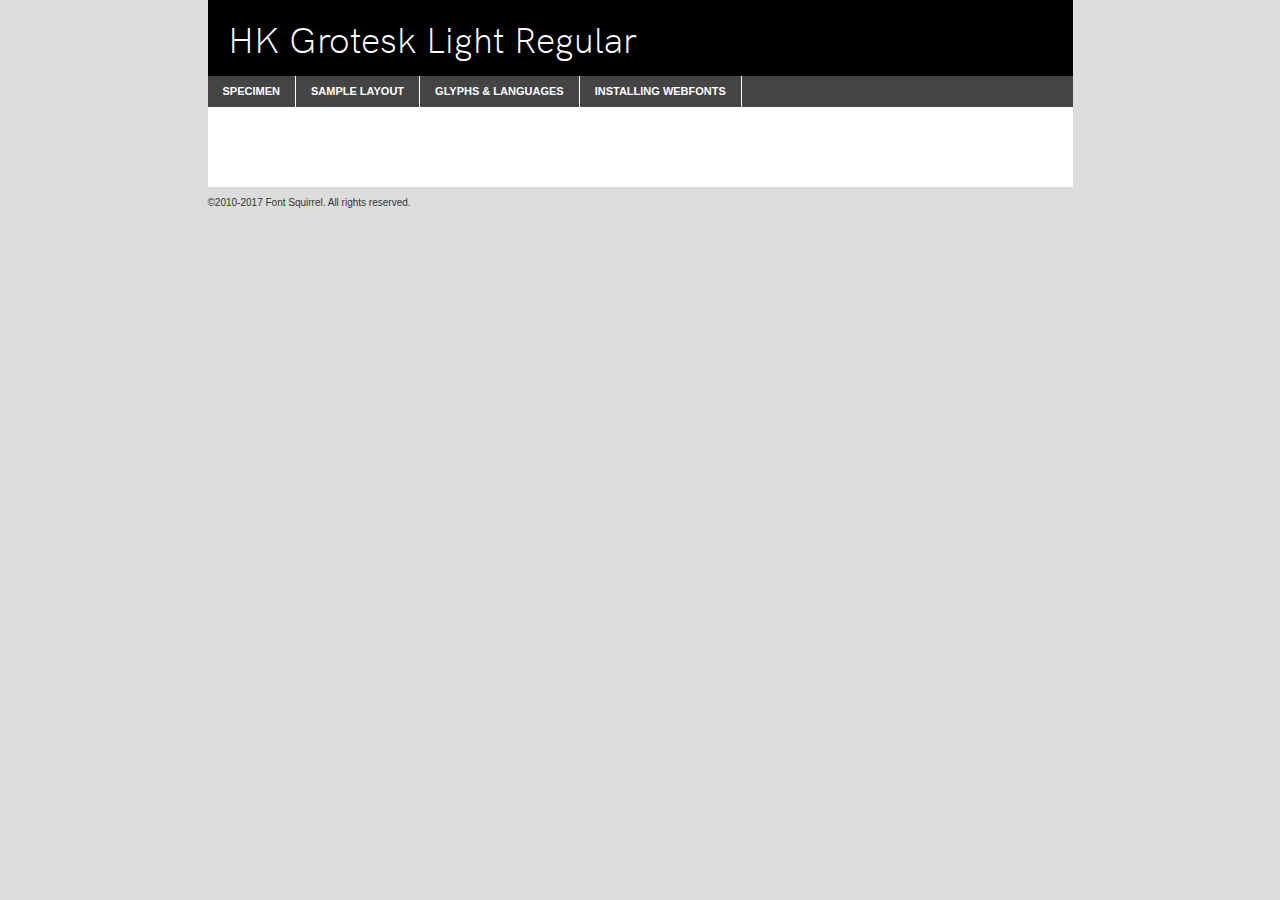
<file: webfontkit/hkgrotesk-light-demo.html>
<!DOCTYPE html PUBLIC "-//W3C//DTD XHTML 1.0 Transitional//EN"
	"http://www.w3.org/TR/xhtml1/DTD/xhtml1-transitional.dtd">

<html xmlns="http://www.w3.org/1999/xhtml" xml:lang="en" lang="en">
<head>
	<meta http-equiv="Content-Type" content="text/html; charset=utf-8" />
	<script src="http://ajax.googleapis.com/ajax/libs/jquery/1.7.2/jquery.min.js" type="text/javascript" charset="utf-8"></script>
	<script type="text/javascript">
	(function($){$.fn.easyTabs=function(option){var param=jQuery.extend({fadeSpeed:"fast",defaultContent:1,activeClass:'active'},option);$(this).each(function(){var thisId="#"+this.id;if(param.defaultContent==''){param.defaultContent=1;}
	if(typeof param.defaultContent=="number")
	{var defaultTab=$(thisId+" .tabs li:eq("+(param.defaultContent-1)+") a").attr('href').substr(1);}else{var defaultTab=param.defaultContent;}
	$(thisId+" .tabs li a").each(function(){var tabToHide=$(this).attr('href').substr(1);$("#"+tabToHide).addClass('easytabs-tab-content');});hideAll();changeContent(defaultTab);function hideAll(){$(thisId+" .easytabs-tab-content").hide();}
	function changeContent(tabId){hideAll();$(thisId+" .tabs li").removeClass(param.activeClass);$(thisId+" .tabs li a[href=#"+tabId+"]").closest('li').addClass(param.activeClass);if(param.fadeSpeed!="none")
	{$(thisId+" #"+tabId).fadeIn(param.fadeSpeed);}else{$(thisId+" #"+tabId).show();}}
	$(thisId+" .tabs li").click(function(){var tabId=$(this).find('a').attr('href').substr(1);changeContent(tabId);return false;});});}})(jQuery);
	</script>
	<link rel="stylesheet" href="specimen_files/specimen_stylesheet.css" type="text/css" charset="utf-8" />
	<link rel="stylesheet" href="stylesheet.css" type="text/css" charset="utf-8" />

	<style type="text/css">
					body{
				font-family: 'hk_grotesklight';
							}
		</style>

	<title>HK Grotesk Light Regular Specimen</title>
	
	
	<script type="text/javascript" charset="utf-8">
		$(document).ready(function() {
			$('#container').easyTabs({defaultContent:1});
		});
	</script>
</head>

<body>
<div id="container">
	<div id="header">
		HK Grotesk Light Regular	</div>
	<ul class="tabs">
		<li><a href="#specimen">Specimen</a></li>
		<li><a href="#layout">Sample Layout</a></li>
				<li><a href="#glyphs">Glyphs &amp; Languages</a></li>
		<li><a href="#installing">Installing Webfonts</a></li>
		
	</ul>
	
	<div id="main_content">

		
			<div id="specimen">
		
				<div class="section">
					<div class="grid12 firstcol">
						<div class="huge">AaBb</div>
					</div>
				</div>
		
				<div class="section">
					<div class="glyph_range">A&#x200B;B&#x200b;C&#x200b;D&#x200b;E&#x200b;F&#x200b;G&#x200b;H&#x200b;I&#x200b;J&#x200b;K&#x200b;L&#x200b;M&#x200b;N&#x200b;O&#x200b;P&#x200b;Q&#x200b;R&#x200b;S&#x200b;T&#x200b;U&#x200b;V&#x200b;W&#x200b;X&#x200b;Y&#x200b;Z&#x200b;a&#x200b;b&#x200b;c&#x200b;d&#x200b;e&#x200b;f&#x200b;g&#x200b;h&#x200b;i&#x200b;j&#x200b;k&#x200b;l&#x200b;m&#x200b;n&#x200b;o&#x200b;p&#x200b;q&#x200b;r&#x200b;s&#x200b;t&#x200b;u&#x200b;v&#x200b;w&#x200b;x&#x200b;y&#x200b;z&#x200b;1&#x200b;2&#x200b;3&#x200b;4&#x200b;5&#x200b;6&#x200b;7&#x200b;8&#x200b;9&#x200b;0&#x200b;&amp;&#x200b;.&#x200b;,&#x200b;?&#x200b;!&#x200b;&#64;&#x200b;(&#x200b;)&#x200b;#&#x200b;$&#x200b;%&#x200b;*&#x200b;+&#x200b;-&#x200b;=&#x200b;:&#x200b;;</div>
				</div>
				<div class="section">
					<div class="grid12 firstcol">
						<table class="sample_table">
							<tr><td>10</td><td class="size10">abcdefghijklmnopqrstuvwxyzABCDEFGHIJKLMNOPQRSTUVWXYZ0123456789abcdefghijklmnopqrstuvwxyzABCDEFGHIJKLMNOPQRSTUVWXYZ0123456789abcdefghijklmnopqrstuvwxyzABCDEFGHIJKLMNOPQRSTUVWXYZ</td></tr>
							<tr><td>11</td><td class="size11">abcdefghijklmnopqrstuvwxyzABCDEFGHIJKLMNOPQRSTUVWXYZ0123456789abcdefghijklmnopqrstuvwxyzABCDEFGHIJKLMNOPQRSTUVWXYZ0123456789abcdefghijklmnopqrstuvwxyzABCDEFGHIJKLMNOPQRSTUVWXYZ</td></tr>
							<tr><td>12</td><td class="size12">abcdefghijklmnopqrstuvwxyzABCDEFGHIJKLMNOPQRSTUVWXYZ0123456789abcdefghijklmnopqrstuvwxyzABCDEFGHIJKLMNOPQRSTUVWXYZ0123456789abcdefghijklmnopqrstuvwxyzABCDEFGHIJKLMNOPQRSTUVWXYZ</td></tr>
							<tr><td>13</td><td class="size13">abcdefghijklmnopqrstuvwxyzABCDEFGHIJKLMNOPQRSTUVWXYZ0123456789abcdefghijklmnopqrstuvwxyzABCDEFGHIJKLMNOPQRSTUVWXYZ0123456789abcdefghijklmnopqrstuvwxyzABCDEFGHIJKLMNOPQRSTUVWXYZ</td></tr>
							<tr><td>14</td><td class="size14">abcdefghijklmnopqrstuvwxyzABCDEFGHIJKLMNOPQRSTUVWXYZ0123456789abcdefghijklmnopqrstuvwxyzABCDEFGHIJKLMNOPQRSTUVWXYZ0123456789abcdefghijklmnopqrstuvwxyzABCDEFGHIJKLMNOPQRSTUVWXYZ</td></tr>
							<tr><td>16</td><td class="size16">abcdefghijklmnopqrstuvwxyzABCDEFGHIJKLMNOPQRSTUVWXYZ0123456789abcdefghijklmnopqrstuvwxyzABCDEFGHIJKLMNOPQRSTUVWXYZ</td></tr>
							<tr><td>18</td><td class="size18">abcdefghijklmnopqrstuvwxyzABCDEFGHIJKLMNOPQRSTUVWXYZ0123456789abcdefghijklmnopqrstuvwxyzABCDEFGHIJKLMNOPQRSTUVWXYZ</td></tr>
							<tr><td>20</td><td class="size20">abcdefghijklmnopqrstuvwxyzABCDEFGHIJKLMNOPQRSTUVWXYZ0123456789abcdefghijklmnopqrstuvwxyzABCDEFGHIJKLMNOPQRSTUVWXYZ</td></tr>
							<tr><td>24</td><td class="size24">abcdefghijklmnopqrstuvwxyzABCDEFGHIJKLMNOPQRSTUVWXYZ0123456789abcdefghijklmnopqrstuvwxyzABCDEFGHIJKLMNOPQRSTUVWXYZ</td></tr>
							<tr><td>30</td><td class="size30">abcdefghijklmnopqrstuvwxyzABCDEFGHIJKLMNOPQRSTUVWXYZ0123456789abcdefghijklmnopqrstuvwxyzABCDEFGHIJKLMNOPQRSTUVWXYZ</td></tr>
							<tr><td>36</td><td class="size36">abcdefghijklmnopqrstuvwxyzABCDEFGHIJKLMNOPQRSTUVWXYZ0123456789abcdefghijklmnopqrstuvwxyzABCDEFGHIJKLMNOPQRSTUVWXYZ</td></tr>
							<tr><td>48</td><td class="size48">abcdefghijklmnopqrstuvwxyzABCDEFGHIJKLMNOPQRSTUVWXYZ0123456789abcdefghijklmnopqrstuvwxyzABCDEFGHIJKLMNOPQRSTUVWXYZ</td></tr>
							<tr><td>60</td><td class="size60">abcdefghijklmnopqrstuvwxyzABCDEFGHIJKLMNOPQRSTUVWXYZ0123456789abcdefghijklmnopqrstuvwxyzABCDEFGHIJKLMNOPQRSTUVWXYZ</td></tr>
							<tr><td>72</td><td class="size72">abcdefghijklmnopqrstuvwxyzABCDEFGHIJKLMNOPQRSTUVWXYZ0123456789abcdefghijklmnopqrstuvwxyzABCDEFGHIJKLMNOPQRSTUVWXYZ</td></tr>
							<tr><td>90</td><td class="size90">abcdefghijklmnopqrstuvwxyzABCDEFGHIJKLMNOPQRSTUVWXYZ0123456789abcdefghijklmnopqrstuvwxyzABCDEFGHIJKLMNOPQRSTUVWXYZ</td></tr>
						</table>
				
					</div>
			
				</div>
		
		
		
								<div class="section" id="bodycomparison">


										<div id="xheight">
				<div class="fontbody">&#x25FC;&#x25FC;&#x25FC;&#x25FC;&#x25FC;&#x25FC;&#x25FC;&#x25FC;&#x25FC;&#x25FC;&#x25FC;&#x25FC;&#x25FC;&#x25FC;&#x25FC;&#x25FC;&#x25FC;&#x25FC;&#x25FC;&#x25FC;&#x25FC;&#x25FC;&#x25FC;&#x25FC;&#x25FC;&#x25FC;&#x25FC;&#x25FC;&#x25FC;&#x25FC;&#x25FC;&#x25FC;&#x25FC;&#x25FC;&#x25FC;&#x25FC;&#x25FC;&#x25FC;&#x25FC;&#x25FC;&#x25FC;&#x25FC;&#x25FC;&#x25FC;&#x25FC;&#x25FC;&#x25FC;&#x25FC;&#x25FC;&#x25FC;&#x25FC;&#x25FC;&#x25FC;&#x25FC;&#x25FC;&#x25FC;&#x25FC;&#x25FC;&#x25FC;&#x25FC;&#x25FC;&#x25FC;&#x25FC;&#x25FC;&#x25FC;&#x25FC;&#x25FC;&#x25FC;&#x25FC;&#x25FC;&#x25FC;&#x25FC;&#x25FC;&#x25FC;&#x25FC;&#x25FC;&#x25FC;&#x25FC;&#x25FC;&#x25FC;&#x25FC;&#x25FC;&#x25FC;&#x25FC;&#x25FC;&#x25FC;&#x25FC;&#x25FC;&#x25FC;&#x25FC;&#x25FC;&#x25FC;&#x25FC;&#x25FC;&#x25FC;&#x25FC;&#x25FC;&#x25FC;&#x25FC;body</div><div class="arialbody">body</div><div class="verdanabody">body</div><div class="georgiabody">body</div></div>
										<div class="fontbody" style="z-index:1">
											body<span>HK Grotesk Light Regular</span>
										</div>
										<div class="arialbody" style="z-index:1">
											body<span>Arial</span>
										</div>
										<div class="verdanabody" style="z-index:1">
											body<span>Verdana</span>
										</div>
										<div class="georgiabody" style="z-index:1">
											body<span>Georgia</span>
										</div>



								</div>
		
		
				<div class="section psample psample_row1" id="">
					
					<div class="grid2 firstcol">
						<p class="size10"><span>10.</span>Aenean lacinia bibendum nulla sed consectetur. Fusce dapibus, tellus ac cursus commodo, tortor mauris condimentum nibh, ut fermentum massa justo sit amet risus. Nullam id dolor id nibh ultricies vehicula ut id elit. Cum sociis natoque penatibus et magnis dis parturient montes, nascetur ridiculus mus. Nulla vitae elit libero, a pharetra augue.</p>
			
					</div>
					<div class="grid3">
						<p class="size11"><span>11.</span>Aenean lacinia bibendum nulla sed consectetur. Fusce dapibus, tellus ac cursus commodo, tortor mauris condimentum nibh, ut fermentum massa justo sit amet risus. Nullam id dolor id nibh ultricies vehicula ut id elit. Cum sociis natoque penatibus et magnis dis parturient montes, nascetur ridiculus mus. Nulla vitae elit libero, a pharetra augue.</p>
			
					</div>
					<div class="grid3">
						<p class="size12"><span>12.</span>Aenean lacinia bibendum nulla sed consectetur. Fusce dapibus, tellus ac cursus commodo, tortor mauris condimentum nibh, ut fermentum massa justo sit amet risus. Nullam id dolor id nibh ultricies vehicula ut id elit. Cum sociis natoque penatibus et magnis dis parturient montes, nascetur ridiculus mus. Nulla vitae elit libero, a pharetra augue.</p>
			
					</div>
					<div class="grid4">
						<p class="size13"><span>13.</span>Aenean lacinia bibendum nulla sed consectetur. Fusce dapibus, tellus ac cursus commodo, tortor mauris condimentum nibh, ut fermentum massa justo sit amet risus. Nullam id dolor id nibh ultricies vehicula ut id elit. Cum sociis natoque penatibus et magnis dis parturient montes, nascetur ridiculus mus. Nulla vitae elit libero, a pharetra augue.</p>
			
					</div>
					<div class="white_blend"></div>
					
				</div>
				<div class="section psample psample_row2" id="">
					<div class="grid3 firstcol">
						<p class="size14"><span>14.</span>Aenean lacinia bibendum nulla sed consectetur. Fusce dapibus, tellus ac cursus commodo, tortor mauris condimentum nibh, ut fermentum massa justo sit amet risus. Nullam id dolor id nibh ultricies vehicula ut id elit. Cum sociis natoque penatibus et magnis dis parturient montes, nascetur ridiculus mus. Nulla vitae elit libero, a pharetra augue.</p>
			
					</div>
					<div class="grid4">
						<p class="size16"><span>16.</span>Aenean lacinia bibendum nulla sed consectetur. Fusce dapibus, tellus ac cursus commodo, tortor mauris condimentum nibh, ut fermentum massa justo sit amet risus. Nullam id dolor id nibh ultricies vehicula ut id elit. Cum sociis natoque penatibus et magnis dis parturient montes, nascetur ridiculus mus. Nulla vitae elit libero, a pharetra augue.</p>
			
					</div>
					<div class="grid5">
						<p class="size18"><span>18.</span>Aenean lacinia bibendum nulla sed consectetur. Fusce dapibus, tellus ac cursus commodo, tortor mauris condimentum nibh, ut fermentum massa justo sit amet risus. Nullam id dolor id nibh ultricies vehicula ut id elit. Cum sociis natoque penatibus et magnis dis parturient montes, nascetur ridiculus mus. Nulla vitae elit libero, a pharetra augue.</p>
			
					</div>

					<div class="white_blend"></div>

				</div>
				
				<div class="section psample psample_row3" id="">
					<div class="grid5 firstcol">
						<p class="size20"><span>20.</span>Aenean lacinia bibendum nulla sed consectetur. Fusce dapibus, tellus ac cursus commodo, tortor mauris condimentum nibh, ut fermentum massa justo sit amet risus. Nullam id dolor id nibh ultricies vehicula ut id elit. Cum sociis natoque penatibus et magnis dis parturient montes, nascetur ridiculus mus. Nulla vitae elit libero, a pharetra augue.</p>
					</div>
					<div class="grid7">
						<p class="size24"><span>24.</span>Aenean lacinia bibendum nulla sed consectetur. Fusce dapibus, tellus ac cursus commodo, tortor mauris condimentum nibh, ut fermentum massa justo sit amet risus. Nullam id dolor id nibh ultricies vehicula ut id elit. Cum sociis natoque penatibus et magnis dis parturient montes, nascetur ridiculus mus. Nulla vitae elit libero, a pharetra augue.</p>
					</div>
					
					<div class="white_blend"></div>
					
				</div>
				
				<div class="section psample psample_row4" id="">
					<div class="grid12 firstcol">
						<p class="size30"><span>30.</span>Aenean lacinia bibendum nulla sed consectetur. Fusce dapibus, tellus ac cursus commodo, tortor mauris condimentum nibh, ut fermentum massa justo sit amet risus. Nullam id dolor id nibh ultricies vehicula ut id elit. Cum sociis natoque penatibus et magnis dis parturient montes, nascetur ridiculus mus. Nulla vitae elit libero, a pharetra augue.</p>
					</div>
					<div class="white_blend"></div>
					
				</div>
				
				
				
				<div class="section psample psample_row1 fullreverse">
					<div class="grid2 firstcol">
						<p class="size10"><span>10.</span>Aenean lacinia bibendum nulla sed consectetur. Fusce dapibus, tellus ac cursus commodo, tortor mauris condimentum nibh, ut fermentum massa justo sit amet risus. Nullam id dolor id nibh ultricies vehicula ut id elit. Cum sociis natoque penatibus et magnis dis parturient montes, nascetur ridiculus mus. Nulla vitae elit libero, a pharetra augue.</p>
			
					</div>
					<div class="grid3">
						<p class="size11"><span>11.</span>Aenean lacinia bibendum nulla sed consectetur. Fusce dapibus, tellus ac cursus commodo, tortor mauris condimentum nibh, ut fermentum massa justo sit amet risus. Nullam id dolor id nibh ultricies vehicula ut id elit. Cum sociis natoque penatibus et magnis dis parturient montes, nascetur ridiculus mus. Nulla vitae elit libero, a pharetra augue.</p>
			
					</div>
					<div class="grid3">
						<p class="size12"><span>12.</span>Aenean lacinia bibendum nulla sed consectetur. Fusce dapibus, tellus ac cursus commodo, tortor mauris condimentum nibh, ut fermentum massa justo sit amet risus. Nullam id dolor id nibh ultricies vehicula ut id elit. Cum sociis natoque penatibus et magnis dis parturient montes, nascetur ridiculus mus. Nulla vitae elit libero, a pharetra augue.</p>
			
					</div>
					<div class="grid4">
						<p class="size13"><span>13.</span>Aenean lacinia bibendum nulla sed consectetur. Fusce dapibus, tellus ac cursus commodo, tortor mauris condimentum nibh, ut fermentum massa justo sit amet risus. Nullam id dolor id nibh ultricies vehicula ut id elit. Cum sociis natoque penatibus et magnis dis parturient montes, nascetur ridiculus mus. Nulla vitae elit libero, a pharetra augue.</p>
			
					</div>
					<div class="black_blend"></div>
					
				</div>
				
				<div class="section psample psample_row2 fullreverse">
					<div class="grid3 firstcol">
						<p class="size14"><span>14.</span>Aenean lacinia bibendum nulla sed consectetur. Fusce dapibus, tellus ac cursus commodo, tortor mauris condimentum nibh, ut fermentum massa justo sit amet risus. Nullam id dolor id nibh ultricies vehicula ut id elit. Cum sociis natoque penatibus et magnis dis parturient montes, nascetur ridiculus mus. Nulla vitae elit libero, a pharetra augue.</p>
			
					</div>
					<div class="grid4">
						<p class="size16"><span>16.</span>Aenean lacinia bibendum nulla sed consectetur. Fusce dapibus, tellus ac cursus commodo, tortor mauris condimentum nibh, ut fermentum massa justo sit amet risus. Nullam id dolor id nibh ultricies vehicula ut id elit. Cum sociis natoque penatibus et magnis dis parturient montes, nascetur ridiculus mus. Nulla vitae elit libero, a pharetra augue.</p>
			
					</div>
					<div class="grid5">
						<p class="size18"><span>18.</span>Aenean lacinia bibendum nulla sed consectetur. Fusce dapibus, tellus ac cursus commodo, tortor mauris condimentum nibh, ut fermentum massa justo sit amet risus. Nullam id dolor id nibh ultricies vehicula ut id elit. Cum sociis natoque penatibus et magnis dis parturient montes, nascetur ridiculus mus. Nulla vitae elit libero, a pharetra augue.</p>
			
					</div>
					<div class="black_blend"></div>

				</div>
				
				<div class="section psample fullreverse psample_row3" id="">
					<div class="grid5 firstcol">
						<p class="size20"><span>20.</span>Aenean lacinia bibendum nulla sed consectetur. Fusce dapibus, tellus ac cursus commodo, tortor mauris condimentum nibh, ut fermentum massa justo sit amet risus. Nullam id dolor id nibh ultricies vehicula ut id elit. Cum sociis natoque penatibus et magnis dis parturient montes, nascetur ridiculus mus. Nulla vitae elit libero, a pharetra augue.</p>
					</div>
					<div class="grid7">
						<p class="size24"><span>24.</span>Aenean lacinia bibendum nulla sed consectetur. Fusce dapibus, tellus ac cursus commodo, tortor mauris condimentum nibh, ut fermentum massa justo sit amet risus. Nullam id dolor id nibh ultricies vehicula ut id elit. Cum sociis natoque penatibus et magnis dis parturient montes, nascetur ridiculus mus. Nulla vitae elit libero, a pharetra augue.</p>
					</div>
					
					<div class="black_blend"></div>
					
				</div>
				
				<div class="section psample fullreverse psample_row4" id="" style="border-bottom: 20px #000 solid;">
					<div class="grid12 firstcol">
						<p class="size30"><span>30.</span>Aenean lacinia bibendum nulla sed consectetur. Fusce dapibus, tellus ac cursus commodo, tortor mauris condimentum nibh, ut fermentum massa justo sit amet risus. Nullam id dolor id nibh ultricies vehicula ut id elit. Cum sociis natoque penatibus et magnis dis parturient montes, nascetur ridiculus mus. Nulla vitae elit libero, a pharetra augue.</p>
					</div>
					<div class="black_blend"></div>
					
				</div>
				
				
				
				
			</div>
			
			<div id="layout">
				
				<div class="section">
					
					<div class="grid12 firstcol">
						<h1>Lorem Ipsum Dolor</h1>
						<h2>Etiam porta sem malesuada magna mollis euismod</h2>
						
						<p class="byline">By <a href="#link">Aenean Lacinia</a></p>
					</div>
				</div>
				<div class="section">
					<div class="grid8 firstcol">
						<p class="large">Donec sed odio dui. Morbi leo risus, porta ac consectetur ac, vestibulum at eros. Fusce dapibus, tellus ac cursus commodo, tortor mauris condimentum nibh, ut fermentum massa justo sit amet risus. </p>

						
						<h3>Pellentesque ornare sem</h3>

						<p>Maecenas sed diam eget risus varius blandit sit amet non magna. Maecenas faucibus mollis interdum. Donec ullamcorper nulla non metus auctor fringilla. Nullam id dolor id nibh ultricies vehicula ut id elit. Nullam id dolor id nibh ultricies vehicula ut id elit. </p>

						<p>Aenean eu leo quam. Pellentesque ornare sem lacinia quam venenatis vestibulum. Lorem ipsum dolor sit amet, consectetur adipiscing elit. Cum sociis natoque penatibus et magnis dis parturient montes, nascetur ridiculus mus. </p>

						<p>Nulla vitae elit libero, a pharetra augue. Praesent commodo cursus magna, vel scelerisque nisl consectetur et. Aenean lacinia bibendum nulla sed consectetur. </p>

						<p>Nullam quis risus eget urna mollis ornare vel eu leo. Nullam quis risus eget urna mollis ornare vel eu leo. Maecenas sed diam eget risus varius blandit sit amet non magna. Donec ullamcorper nulla non metus auctor fringilla. </p>

						<h3>Cras mattis consectetur</h3>

						<p>Aenean eu leo quam. Pellentesque ornare sem lacinia quam venenatis vestibulum. Aenean lacinia bibendum nulla sed consectetur. Integer posuere erat a ante venenatis dapibus posuere velit aliquet. Cras mattis consectetur purus sit amet fermentum. </p>

						<p>Nullam id dolor id nibh ultricies vehicula ut id elit. Nullam quis risus eget urna mollis ornare vel eu leo. Cras mattis consectetur purus sit amet fermentum.</p>
					</div>
					
					<div class="grid4 sidebar">
						
						<div class="box reverse">
							<p class="last">Nullam quis risus eget urna mollis ornare vel eu leo. Donec ullamcorper nulla non metus auctor fringilla. Cras mattis consectetur purus sit amet fermentum. Sed posuere consectetur est at lobortis. Lorem ipsum dolor sit amet, consectetur adipiscing elit. </p>
						</div>
						
						<p class="caption">Maecenas sed diam eget risus varius.</p>

						<p>Vestibulum id ligula porta felis euismod semper. Integer posuere erat a ante venenatis dapibus posuere velit aliquet. Vestibulum id ligula porta felis euismod semper. Sed posuere consectetur est at lobortis. Maecenas sed diam eget risus varius blandit sit amet non magna. Fusce dapibus, tellus ac cursus commodo, tortor mauris condimentum nibh, ut fermentum massa justo sit amet risus. </p>

					

						<p>Duis mollis, est non commodo luctus, nisi erat porttitor ligula, eget lacinia odio sem nec elit. Aenean lacinia bibendum nulla sed consectetur. Vivamus sagittis lacus vel augue laoreet rutrum faucibus dolor auctor. Aenean lacinia bibendum nulla sed consectetur. Nullam quis risus eget urna mollis ornare vel eu leo. </p>

						<p>Praesent commodo cursus magna, vel scelerisque nisl consectetur et. Donec ullamcorper nulla non metus auctor fringilla. Maecenas faucibus mollis interdum. Fusce dapibus, tellus ac cursus commodo, tortor mauris condimentum nibh, ut fermentum massa justo sit amet risus. </p>

					</div>
				</div>
				
			</div>


			



		<div id="glyphs">
			<div class="section">
				<div class="grid12 firstcol">
			
				<h1>Language Support</h1>
				<p>The subset of HK Grotesk Light Regular in this kit supports the following languages:<br />
			
					Albanian, Basque, Breton, Chamorro, Danish, Dutch, English, Faroese, Finnish, French, Frisian, Galician, German, Icelandic, Italian, Malagasy, Norwegian, Portuguese, Spanish, Alsatian, Aragonese, Arapaho, Arrernte, Asturian, Aymara, Bislama, Cebuano, Corsican, Fijian, French_creole, Genoese, Gilbertese, Greenlandic, Haitian_creole, Hiligaynon, Hmong, Hopi, Ibanag, Iloko_ilokano, Indonesian, Interglossa_glosa, Interlingua, Irish_gaelic, Jerriais, Lojban, Lombard, Luxembourgeois, Manx, Mohawk, Norfolk_pitcairnese, Occitan, Oromo, Pangasinan, Papiamento, Piedmontese, Potawatomi, Rhaeto-romance, Romansh, Rotokas, Sami_lule, Samoan, Sardinian, Scots_gaelic, Seychelles_creole, Shona, Sicilian, Somali, Southern_ndebele, Swahili, Swati_swazi, Tagalog_filipino_pilipino, Tetum, Tok_pisin, Uyghur_latinized, Volapuk, Walloon, Warlpiri, Xhosa, Yapese, Zulu, Latinbasic, Ubasic, Demo				</p>
				<h1>Glyph Chart</h1>
				<p>The subset of HK Grotesk Light Regular in this kit includes all the glyphs listed below. Unicode entities are included above each glyph to help you insert individual characters into your layout.</p>
				<div id="glyph_chart">
			
																				 <div><p>&amp;#32;</p>&#32;</div>
																				 <div><p>&amp;#33;</p>&#33;</div>
																				 <div><p>&amp;#34;</p>&#34;</div>
																				 <div><p>&amp;#35;</p>&#35;</div>
																				 <div><p>&amp;#36;</p>&#36;</div>
																				 <div><p>&amp;#37;</p>&#37;</div>
																				 <div><p>&amp;#38;</p>&#38;</div>
																				 <div><p>&amp;#39;</p>&#39;</div>
																				 <div><p>&amp;#40;</p>&#40;</div>
																				 <div><p>&amp;#41;</p>&#41;</div>
																				 <div><p>&amp;#42;</p>&#42;</div>
																				 <div><p>&amp;#43;</p>&#43;</div>
																				 <div><p>&amp;#44;</p>&#44;</div>
																				 <div><p>&amp;#45;</p>&#45;</div>
																				 <div><p>&amp;#46;</p>&#46;</div>
																				 <div><p>&amp;#47;</p>&#47;</div>
																				 <div><p>&amp;#48;</p>&#48;</div>
																				 <div><p>&amp;#49;</p>&#49;</div>
																				 <div><p>&amp;#50;</p>&#50;</div>
																				 <div><p>&amp;#51;</p>&#51;</div>
																				 <div><p>&amp;#52;</p>&#52;</div>
																				 <div><p>&amp;#53;</p>&#53;</div>
																				 <div><p>&amp;#54;</p>&#54;</div>
																				 <div><p>&amp;#55;</p>&#55;</div>
																				 <div><p>&amp;#56;</p>&#56;</div>
																				 <div><p>&amp;#57;</p>&#57;</div>
																				 <div><p>&amp;#58;</p>&#58;</div>
																				 <div><p>&amp;#59;</p>&#59;</div>
																				 <div><p>&amp;#60;</p>&#60;</div>
																				 <div><p>&amp;#61;</p>&#61;</div>
																				 <div><p>&amp;#62;</p>&#62;</div>
																				 <div><p>&amp;#63;</p>&#63;</div>
																				 <div><p>&amp;#64;</p>&#64;</div>
																				 <div><p>&amp;#65;</p>&#65;</div>
																				 <div><p>&amp;#66;</p>&#66;</div>
																				 <div><p>&amp;#67;</p>&#67;</div>
																				 <div><p>&amp;#68;</p>&#68;</div>
																				 <div><p>&amp;#69;</p>&#69;</div>
																				 <div><p>&amp;#70;</p>&#70;</div>
																				 <div><p>&amp;#71;</p>&#71;</div>
																				 <div><p>&amp;#72;</p>&#72;</div>
																				 <div><p>&amp;#73;</p>&#73;</div>
																				 <div><p>&amp;#74;</p>&#74;</div>
																				 <div><p>&amp;#75;</p>&#75;</div>
																				 <div><p>&amp;#76;</p>&#76;</div>
																				 <div><p>&amp;#77;</p>&#77;</div>
																				 <div><p>&amp;#78;</p>&#78;</div>
																				 <div><p>&amp;#79;</p>&#79;</div>
																				 <div><p>&amp;#80;</p>&#80;</div>
																				 <div><p>&amp;#81;</p>&#81;</div>
																				 <div><p>&amp;#82;</p>&#82;</div>
																				 <div><p>&amp;#83;</p>&#83;</div>
																				 <div><p>&amp;#84;</p>&#84;</div>
																				 <div><p>&amp;#85;</p>&#85;</div>
																				 <div><p>&amp;#86;</p>&#86;</div>
																				 <div><p>&amp;#87;</p>&#87;</div>
																				 <div><p>&amp;#88;</p>&#88;</div>
																				 <div><p>&amp;#89;</p>&#89;</div>
																				 <div><p>&amp;#90;</p>&#90;</div>
																				 <div><p>&amp;#91;</p>&#91;</div>
																				 <div><p>&amp;#92;</p>&#92;</div>
																				 <div><p>&amp;#93;</p>&#93;</div>
																				 <div><p>&amp;#94;</p>&#94;</div>
																				 <div><p>&amp;#95;</p>&#95;</div>
																				 <div><p>&amp;#96;</p>&#96;</div>
																				 <div><p>&amp;#97;</p>&#97;</div>
																				 <div><p>&amp;#98;</p>&#98;</div>
																				 <div><p>&amp;#99;</p>&#99;</div>
																				 <div><p>&amp;#100;</p>&#100;</div>
																				 <div><p>&amp;#101;</p>&#101;</div>
																				 <div><p>&amp;#102;</p>&#102;</div>
																				 <div><p>&amp;#103;</p>&#103;</div>
																				 <div><p>&amp;#104;</p>&#104;</div>
																				 <div><p>&amp;#105;</p>&#105;</div>
																				 <div><p>&amp;#106;</p>&#106;</div>
																				 <div><p>&amp;#107;</p>&#107;</div>
																				 <div><p>&amp;#108;</p>&#108;</div>
																				 <div><p>&amp;#109;</p>&#109;</div>
																				 <div><p>&amp;#110;</p>&#110;</div>
																				 <div><p>&amp;#111;</p>&#111;</div>
																				 <div><p>&amp;#112;</p>&#112;</div>
																				 <div><p>&amp;#113;</p>&#113;</div>
																				 <div><p>&amp;#114;</p>&#114;</div>
																				 <div><p>&amp;#115;</p>&#115;</div>
																				 <div><p>&amp;#116;</p>&#116;</div>
																				 <div><p>&amp;#117;</p>&#117;</div>
																				 <div><p>&amp;#118;</p>&#118;</div>
																				 <div><p>&amp;#119;</p>&#119;</div>
																				 <div><p>&amp;#120;</p>&#120;</div>
																				 <div><p>&amp;#121;</p>&#121;</div>
																				 <div><p>&amp;#122;</p>&#122;</div>
																				 <div><p>&amp;#123;</p>&#123;</div>
																				 <div><p>&amp;#124;</p>&#124;</div>
																				 <div><p>&amp;#125;</p>&#125;</div>
																				 <div><p>&amp;#126;</p>&#126;</div>
																				 <div><p>&amp;#160;</p>&#160;</div>
																				 <div><p>&amp;#161;</p>&#161;</div>
																				 <div><p>&amp;#162;</p>&#162;</div>
																				 <div><p>&amp;#163;</p>&#163;</div>
																				 <div><p>&amp;#164;</p>&#164;</div>
																				 <div><p>&amp;#165;</p>&#165;</div>
																				 <div><p>&amp;#166;</p>&#166;</div>
																				 <div><p>&amp;#167;</p>&#167;</div>
																				 <div><p>&amp;#168;</p>&#168;</div>
																				 <div><p>&amp;#169;</p>&#169;</div>
																				 <div><p>&amp;#170;</p>&#170;</div>
																				 <div><p>&amp;#171;</p>&#171;</div>
																				 <div><p>&amp;#172;</p>&#172;</div>
																				 <div><p>&amp;#173;</p>&#173;</div>
																				 <div><p>&amp;#174;</p>&#174;</div>
																				 <div><p>&amp;#175;</p>&#175;</div>
																				 <div><p>&amp;#176;</p>&#176;</div>
																				 <div><p>&amp;#177;</p>&#177;</div>
																				 <div><p>&amp;#180;</p>&#180;</div>
																				 <div><p>&amp;#181;</p>&#181;</div>
																				 <div><p>&amp;#182;</p>&#182;</div>
																				 <div><p>&amp;#183;</p>&#183;</div>
																				 <div><p>&amp;#184;</p>&#184;</div>
																				 <div><p>&amp;#186;</p>&#186;</div>
																				 <div><p>&amp;#187;</p>&#187;</div>
																				 <div><p>&amp;#191;</p>&#191;</div>
																				 <div><p>&amp;#192;</p>&#192;</div>
																				 <div><p>&amp;#193;</p>&#193;</div>
																				 <div><p>&amp;#194;</p>&#194;</div>
																				 <div><p>&amp;#195;</p>&#195;</div>
																				 <div><p>&amp;#196;</p>&#196;</div>
																				 <div><p>&amp;#197;</p>&#197;</div>
																				 <div><p>&amp;#198;</p>&#198;</div>
																				 <div><p>&amp;#199;</p>&#199;</div>
																				 <div><p>&amp;#200;</p>&#200;</div>
																				 <div><p>&amp;#201;</p>&#201;</div>
																				 <div><p>&amp;#202;</p>&#202;</div>
																				 <div><p>&amp;#203;</p>&#203;</div>
																				 <div><p>&amp;#204;</p>&#204;</div>
																				 <div><p>&amp;#205;</p>&#205;</div>
																				 <div><p>&amp;#206;</p>&#206;</div>
																				 <div><p>&amp;#207;</p>&#207;</div>
																				 <div><p>&amp;#208;</p>&#208;</div>
																				 <div><p>&amp;#209;</p>&#209;</div>
																				 <div><p>&amp;#210;</p>&#210;</div>
																				 <div><p>&amp;#211;</p>&#211;</div>
																				 <div><p>&amp;#212;</p>&#212;</div>
																				 <div><p>&amp;#213;</p>&#213;</div>
																				 <div><p>&amp;#214;</p>&#214;</div>
																				 <div><p>&amp;#215;</p>&#215;</div>
																				 <div><p>&amp;#216;</p>&#216;</div>
																				 <div><p>&amp;#217;</p>&#217;</div>
																				 <div><p>&amp;#218;</p>&#218;</div>
																				 <div><p>&amp;#219;</p>&#219;</div>
																				 <div><p>&amp;#220;</p>&#220;</div>
																				 <div><p>&amp;#221;</p>&#221;</div>
																				 <div><p>&amp;#222;</p>&#222;</div>
																				 <div><p>&amp;#223;</p>&#223;</div>
																				 <div><p>&amp;#224;</p>&#224;</div>
																				 <div><p>&amp;#225;</p>&#225;</div>
																				 <div><p>&amp;#226;</p>&#226;</div>
																				 <div><p>&amp;#227;</p>&#227;</div>
																				 <div><p>&amp;#228;</p>&#228;</div>
																				 <div><p>&amp;#229;</p>&#229;</div>
																				 <div><p>&amp;#230;</p>&#230;</div>
																				 <div><p>&amp;#231;</p>&#231;</div>
																				 <div><p>&amp;#232;</p>&#232;</div>
																				 <div><p>&amp;#233;</p>&#233;</div>
																				 <div><p>&amp;#234;</p>&#234;</div>
																				 <div><p>&amp;#235;</p>&#235;</div>
																				 <div><p>&amp;#236;</p>&#236;</div>
																				 <div><p>&amp;#237;</p>&#237;</div>
																				 <div><p>&amp;#238;</p>&#238;</div>
																				 <div><p>&amp;#239;</p>&#239;</div>
																				 <div><p>&amp;#240;</p>&#240;</div>
																				 <div><p>&amp;#241;</p>&#241;</div>
																				 <div><p>&amp;#242;</p>&#242;</div>
																				 <div><p>&amp;#243;</p>&#243;</div>
																				 <div><p>&amp;#244;</p>&#244;</div>
																				 <div><p>&amp;#245;</p>&#245;</div>
																				 <div><p>&amp;#246;</p>&#246;</div>
																				 <div><p>&amp;#247;</p>&#247;</div>
																				 <div><p>&amp;#248;</p>&#248;</div>
																				 <div><p>&amp;#249;</p>&#249;</div>
																				 <div><p>&amp;#250;</p>&#250;</div>
																				 <div><p>&amp;#251;</p>&#251;</div>
																				 <div><p>&amp;#252;</p>&#252;</div>
																				 <div><p>&amp;#253;</p>&#253;</div>
																				 <div><p>&amp;#254;</p>&#254;</div>
																				 <div><p>&amp;#255;</p>&#255;</div>
																				 <div><p>&amp;#338;</p>&#338;</div>
																				 <div><p>&amp;#339;</p>&#339;</div>
																				 <div><p>&amp;#376;</p>&#376;</div>
																				 <div><p>&amp;#710;</p>&#710;</div>
																				 <div><p>&amp;#732;</p>&#732;</div>
																				 <div><p>&amp;#8192;</p>&#8192;</div>
																				 <div><p>&amp;#8193;</p>&#8193;</div>
																				 <div><p>&amp;#8194;</p>&#8194;</div>
																				 <div><p>&amp;#8195;</p>&#8195;</div>
																				 <div><p>&amp;#8196;</p>&#8196;</div>
																				 <div><p>&amp;#8197;</p>&#8197;</div>
																				 <div><p>&amp;#8198;</p>&#8198;</div>
																				 <div><p>&amp;#8199;</p>&#8199;</div>
																				 <div><p>&amp;#8200;</p>&#8200;</div>
																				 <div><p>&amp;#8201;</p>&#8201;</div>
																				 <div><p>&amp;#8202;</p>&#8202;</div>
																				 <div><p>&amp;#8208;</p>&#8208;</div>
																				 <div><p>&amp;#8209;</p>&#8209;</div>
																				 <div><p>&amp;#8210;</p>&#8210;</div>
																				 <div><p>&amp;#8211;</p>&#8211;</div>
																				 <div><p>&amp;#8212;</p>&#8212;</div>
																				 <div><p>&amp;#8216;</p>&#8216;</div>
																				 <div><p>&amp;#8217;</p>&#8217;</div>
																				 <div><p>&amp;#8218;</p>&#8218;</div>
																				 <div><p>&amp;#8220;</p>&#8220;</div>
																				 <div><p>&amp;#8221;</p>&#8221;</div>
																				 <div><p>&amp;#8222;</p>&#8222;</div>
																				 <div><p>&amp;#8226;</p>&#8226;</div>
																				 <div><p>&amp;#8230;</p>&#8230;</div>
																				 <div><p>&amp;#8239;</p>&#8239;</div>
																				 <div><p>&amp;#8249;</p>&#8249;</div>
																				 <div><p>&amp;#8250;</p>&#8250;</div>
																				 <div><p>&amp;#8287;</p>&#8287;</div>
																				 <div><p>&amp;#8364;</p>&#8364;</div>
																				 <div><p>&amp;#8482;</p>&#8482;</div>
																				 <div><p>&amp;#9724;</p>&#9724;</div>
																				 <div><p>&amp;#64257;</p>&#64257;</div>
																				 <div><p>&amp;#64258;</p>&#64258;</div>
																				 <div><p>&amp;#64259;</p>&#64259;</div>
																				 <div><p>&amp;#64260;</p>&#64260;</div>
																																																</div>	
				</div>
		
		
			</div>
		</div>
		
		
		<div id="specs">
			
		</div>
	
		<div id="installing">
			<div class="section">
				<div class="grid7 firstcol">
					<h1>Installing Webfonts</h1>
					
					<p>Webfonts are supported by all major browser platforms but not all in the same way. There are currently four different font formats that must be included in order to target all browsers. This includes TTF, WOFF, EOT and SVG.</p>
					
					<h2>1. Upload your webfonts</h2>
					<p>You must upload your webfont kit to your website. They should be in or near the same directory as your CSS files.</p>
					
					<h2>2. Include the webfont stylesheet</h2>
					<p>A special CSS @font-face declaration helps the various browsers select the appropriate font it needs without causing you a bunch of headaches. Learn more about this syntax by reading the <a href="https://www.fontspring.com/blog/further-hardening-of-the-bulletproof-syntax">Fontspring blog post</a> about it. The code for it is as follows:</p>


<code>
@font-face{ 
	font-family: 'MyWebFont';
	src: url('WebFont.eot');
	src: url('WebFont.eot?#iefix') format('embedded-opentype'),
	     url('WebFont.woff') format('woff'),
	     url('WebFont.ttf') format('truetype'),
	     url('WebFont.svg#webfont') format('svg');
}
</code>

	<p>We've already gone ahead and generated the code for you. All you have to do is link to the stylesheet in your HTML, like this:</p>
	<code>&lt;link rel=&quot;stylesheet&quot; href=&quot;stylesheet.css&quot; type=&quot;text/css&quot; charset=&quot;utf-8&quot; /&gt;</code>

					<h2>3. Modify your own stylesheet</h2>
					<p>To take advantage of your new fonts, you must tell your stylesheet to use them. Look at the original @font-face declaration above and find the property called "font-family." The name linked there will be what you use to reference the font. Prepend that webfont name to the font stack in the "font-family" property, inside the selector you want to change. For example:</p>
<code>p { font-family: 'WebFont', Arial, sans-serif; }</code>

<h2>4. Test</h2>
<p>Getting webfonts to work cross-browser <em>can</em> be tricky. Use the information in the sidebar to help you if you find that fonts aren't loading in a particular browser.</p>
				</div>
				
				<div class="grid5 sidebar">
					<div class="box">
						<h2>Troubleshooting<br />Font-Face Problems</h2>
						<p>Having trouble getting your webfonts to load in your new website? Here are some tips to sort out what might be the problem.</p>

						<h3>Fonts not showing in any browser</h3>

						<p>This sounds like you need to work on the plumbing. You either did not upload the fonts to the correct directory, or you did not link the fonts properly in the CSS. If you've confirmed that all this is correct and you still have a problem, take a look at your .htaccess file and see if requests are getting intercepted.</p>

						<h3>Fonts not loading in iPhone or iPad</h3>

						<p>The most common problem here is that you are serving the fonts from an IIS server. IIS refuses to serve files that have unknown MIME types. If that is the case, you must set the MIME type for SVG to "image/svg+xml" in the server settings. Follow these instructions from Microsoft if you need help.</p>

						<h3>Fonts not loading in Firefox</h3>

						<p>The primary reason for this failure? You are still using a version Firefox older than 3.5. So upgrade already! If that isn't it, then you are very likely serving fonts from a different domain. Firefox requires that all font assets be served from the same domain. Lastly it is possible that you need to add WOFF to your list of MIME types (if you are serving via IIS.)</p>

						<h3>Fonts not loading in IE</h3>

						<p>Are you looking at Internet Explorer on an actual Windows machine or are you cheating by using a service like Adobe BrowserLab? Many of these screenshot services do not render @font-face for IE. Best to test it on a real machine.</p>

						<h3>Fonts not loading in IE9</h3>

						<p>IE9, like Firefox, requires that fonts be served from the same domain as the website. Make sure that is the case.</p>
					</div>
				</div>
			</div>
			
		</div>
	
	</div>
	<div id="footer">
		<p>&copy;2010-2017 Font Squirrel. All rights reserved.</p>
	</div>
</div>
</body>
</html>
</file>
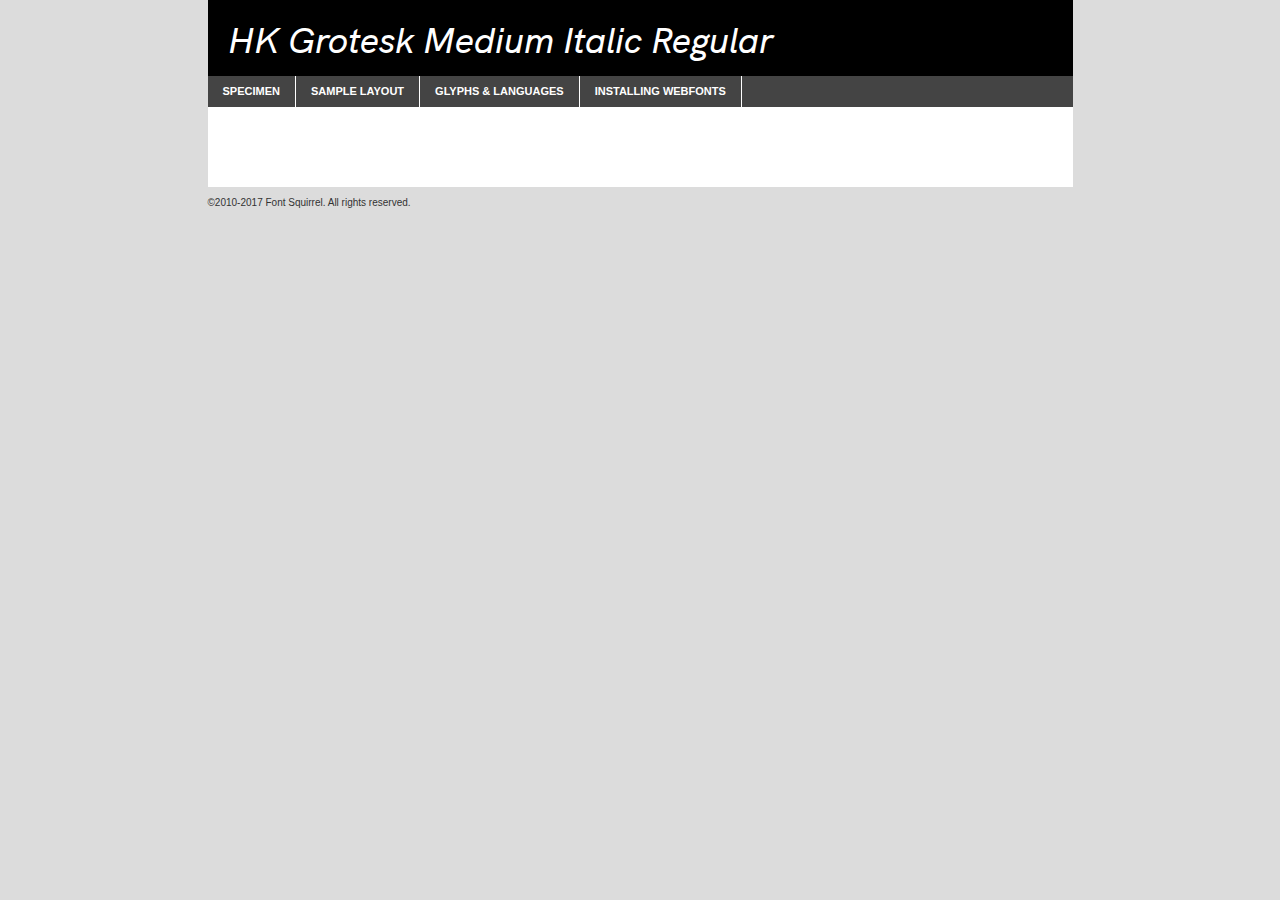
<file: webfontkit/hkgrotesk-mediumitalic-demo.html>
<!DOCTYPE html PUBLIC "-//W3C//DTD XHTML 1.0 Transitional//EN"
	"http://www.w3.org/TR/xhtml1/DTD/xhtml1-transitional.dtd">

<html xmlns="http://www.w3.org/1999/xhtml" xml:lang="en" lang="en">
<head>
	<meta http-equiv="Content-Type" content="text/html; charset=utf-8" />
	<script src="http://ajax.googleapis.com/ajax/libs/jquery/1.7.2/jquery.min.js" type="text/javascript" charset="utf-8"></script>
	<script type="text/javascript">
	(function($){$.fn.easyTabs=function(option){var param=jQuery.extend({fadeSpeed:"fast",defaultContent:1,activeClass:'active'},option);$(this).each(function(){var thisId="#"+this.id;if(param.defaultContent==''){param.defaultContent=1;}
	if(typeof param.defaultContent=="number")
	{var defaultTab=$(thisId+" .tabs li:eq("+(param.defaultContent-1)+") a").attr('href').substr(1);}else{var defaultTab=param.defaultContent;}
	$(thisId+" .tabs li a").each(function(){var tabToHide=$(this).attr('href').substr(1);$("#"+tabToHide).addClass('easytabs-tab-content');});hideAll();changeContent(defaultTab);function hideAll(){$(thisId+" .easytabs-tab-content").hide();}
	function changeContent(tabId){hideAll();$(thisId+" .tabs li").removeClass(param.activeClass);$(thisId+" .tabs li a[href=#"+tabId+"]").closest('li').addClass(param.activeClass);if(param.fadeSpeed!="none")
	{$(thisId+" #"+tabId).fadeIn(param.fadeSpeed);}else{$(thisId+" #"+tabId).show();}}
	$(thisId+" .tabs li").click(function(){var tabId=$(this).find('a').attr('href').substr(1);changeContent(tabId);return false;});});}})(jQuery);
	</script>
	<link rel="stylesheet" href="specimen_files/specimen_stylesheet.css" type="text/css" charset="utf-8" />
	<link rel="stylesheet" href="stylesheet.css" type="text/css" charset="utf-8" />

	<style type="text/css">
					body{
				font-family: 'hk_groteskmedium_italic';
							}
		</style>

	<title>HK Grotesk Medium Italic Regular Specimen</title>
	
	
	<script type="text/javascript" charset="utf-8">
		$(document).ready(function() {
			$('#container').easyTabs({defaultContent:1});
		});
	</script>
</head>

<body>
<div id="container">
	<div id="header">
		HK Grotesk Medium Italic Regular	</div>
	<ul class="tabs">
		<li><a href="#specimen">Specimen</a></li>
		<li><a href="#layout">Sample Layout</a></li>
				<li><a href="#glyphs">Glyphs &amp; Languages</a></li>
		<li><a href="#installing">Installing Webfonts</a></li>
		
	</ul>
	
	<div id="main_content">

		
			<div id="specimen">
		
				<div class="section">
					<div class="grid12 firstcol">
						<div class="huge">AaBb</div>
					</div>
				</div>
		
				<div class="section">
					<div class="glyph_range">A&#x200B;B&#x200b;C&#x200b;D&#x200b;E&#x200b;F&#x200b;G&#x200b;H&#x200b;I&#x200b;J&#x200b;K&#x200b;L&#x200b;M&#x200b;N&#x200b;O&#x200b;P&#x200b;Q&#x200b;R&#x200b;S&#x200b;T&#x200b;U&#x200b;V&#x200b;W&#x200b;X&#x200b;Y&#x200b;Z&#x200b;a&#x200b;b&#x200b;c&#x200b;d&#x200b;e&#x200b;f&#x200b;g&#x200b;h&#x200b;i&#x200b;j&#x200b;k&#x200b;l&#x200b;m&#x200b;n&#x200b;o&#x200b;p&#x200b;q&#x200b;r&#x200b;s&#x200b;t&#x200b;u&#x200b;v&#x200b;w&#x200b;x&#x200b;y&#x200b;z&#x200b;1&#x200b;2&#x200b;3&#x200b;4&#x200b;5&#x200b;6&#x200b;7&#x200b;8&#x200b;9&#x200b;0&#x200b;&amp;&#x200b;.&#x200b;,&#x200b;?&#x200b;!&#x200b;&#64;&#x200b;(&#x200b;)&#x200b;#&#x200b;$&#x200b;%&#x200b;*&#x200b;+&#x200b;-&#x200b;=&#x200b;:&#x200b;;</div>
				</div>
				<div class="section">
					<div class="grid12 firstcol">
						<table class="sample_table">
							<tr><td>10</td><td class="size10">abcdefghijklmnopqrstuvwxyzABCDEFGHIJKLMNOPQRSTUVWXYZ0123456789abcdefghijklmnopqrstuvwxyzABCDEFGHIJKLMNOPQRSTUVWXYZ0123456789abcdefghijklmnopqrstuvwxyzABCDEFGHIJKLMNOPQRSTUVWXYZ</td></tr>
							<tr><td>11</td><td class="size11">abcdefghijklmnopqrstuvwxyzABCDEFGHIJKLMNOPQRSTUVWXYZ0123456789abcdefghijklmnopqrstuvwxyzABCDEFGHIJKLMNOPQRSTUVWXYZ0123456789abcdefghijklmnopqrstuvwxyzABCDEFGHIJKLMNOPQRSTUVWXYZ</td></tr>
							<tr><td>12</td><td class="size12">abcdefghijklmnopqrstuvwxyzABCDEFGHIJKLMNOPQRSTUVWXYZ0123456789abcdefghijklmnopqrstuvwxyzABCDEFGHIJKLMNOPQRSTUVWXYZ0123456789abcdefghijklmnopqrstuvwxyzABCDEFGHIJKLMNOPQRSTUVWXYZ</td></tr>
							<tr><td>13</td><td class="size13">abcdefghijklmnopqrstuvwxyzABCDEFGHIJKLMNOPQRSTUVWXYZ0123456789abcdefghijklmnopqrstuvwxyzABCDEFGHIJKLMNOPQRSTUVWXYZ0123456789abcdefghijklmnopqrstuvwxyzABCDEFGHIJKLMNOPQRSTUVWXYZ</td></tr>
							<tr><td>14</td><td class="size14">abcdefghijklmnopqrstuvwxyzABCDEFGHIJKLMNOPQRSTUVWXYZ0123456789abcdefghijklmnopqrstuvwxyzABCDEFGHIJKLMNOPQRSTUVWXYZ0123456789abcdefghijklmnopqrstuvwxyzABCDEFGHIJKLMNOPQRSTUVWXYZ</td></tr>
							<tr><td>16</td><td class="size16">abcdefghijklmnopqrstuvwxyzABCDEFGHIJKLMNOPQRSTUVWXYZ0123456789abcdefghijklmnopqrstuvwxyzABCDEFGHIJKLMNOPQRSTUVWXYZ</td></tr>
							<tr><td>18</td><td class="size18">abcdefghijklmnopqrstuvwxyzABCDEFGHIJKLMNOPQRSTUVWXYZ0123456789abcdefghijklmnopqrstuvwxyzABCDEFGHIJKLMNOPQRSTUVWXYZ</td></tr>
							<tr><td>20</td><td class="size20">abcdefghijklmnopqrstuvwxyzABCDEFGHIJKLMNOPQRSTUVWXYZ0123456789abcdefghijklmnopqrstuvwxyzABCDEFGHIJKLMNOPQRSTUVWXYZ</td></tr>
							<tr><td>24</td><td class="size24">abcdefghijklmnopqrstuvwxyzABCDEFGHIJKLMNOPQRSTUVWXYZ0123456789abcdefghijklmnopqrstuvwxyzABCDEFGHIJKLMNOPQRSTUVWXYZ</td></tr>
							<tr><td>30</td><td class="size30">abcdefghijklmnopqrstuvwxyzABCDEFGHIJKLMNOPQRSTUVWXYZ0123456789abcdefghijklmnopqrstuvwxyzABCDEFGHIJKLMNOPQRSTUVWXYZ</td></tr>
							<tr><td>36</td><td class="size36">abcdefghijklmnopqrstuvwxyzABCDEFGHIJKLMNOPQRSTUVWXYZ0123456789abcdefghijklmnopqrstuvwxyzABCDEFGHIJKLMNOPQRSTUVWXYZ</td></tr>
							<tr><td>48</td><td class="size48">abcdefghijklmnopqrstuvwxyzABCDEFGHIJKLMNOPQRSTUVWXYZ0123456789abcdefghijklmnopqrstuvwxyzABCDEFGHIJKLMNOPQRSTUVWXYZ</td></tr>
							<tr><td>60</td><td class="size60">abcdefghijklmnopqrstuvwxyzABCDEFGHIJKLMNOPQRSTUVWXYZ0123456789abcdefghijklmnopqrstuvwxyzABCDEFGHIJKLMNOPQRSTUVWXYZ</td></tr>
							<tr><td>72</td><td class="size72">abcdefghijklmnopqrstuvwxyzABCDEFGHIJKLMNOPQRSTUVWXYZ0123456789abcdefghijklmnopqrstuvwxyzABCDEFGHIJKLMNOPQRSTUVWXYZ</td></tr>
							<tr><td>90</td><td class="size90">abcdefghijklmnopqrstuvwxyzABCDEFGHIJKLMNOPQRSTUVWXYZ0123456789abcdefghijklmnopqrstuvwxyzABCDEFGHIJKLMNOPQRSTUVWXYZ</td></tr>
						</table>
				
					</div>
			
				</div>
		
		
		
								<div class="section" id="bodycomparison">


										<div id="xheight">
				<div class="fontbody">&#x25FC;&#x25FC;&#x25FC;&#x25FC;&#x25FC;&#x25FC;&#x25FC;&#x25FC;&#x25FC;&#x25FC;&#x25FC;&#x25FC;&#x25FC;&#x25FC;&#x25FC;&#x25FC;&#x25FC;&#x25FC;&#x25FC;&#x25FC;&#x25FC;&#x25FC;&#x25FC;&#x25FC;&#x25FC;&#x25FC;&#x25FC;&#x25FC;&#x25FC;&#x25FC;&#x25FC;&#x25FC;&#x25FC;&#x25FC;&#x25FC;&#x25FC;&#x25FC;&#x25FC;&#x25FC;&#x25FC;&#x25FC;&#x25FC;&#x25FC;&#x25FC;&#x25FC;&#x25FC;&#x25FC;&#x25FC;&#x25FC;&#x25FC;&#x25FC;&#x25FC;&#x25FC;&#x25FC;&#x25FC;&#x25FC;&#x25FC;&#x25FC;&#x25FC;&#x25FC;&#x25FC;&#x25FC;&#x25FC;&#x25FC;&#x25FC;&#x25FC;&#x25FC;&#x25FC;&#x25FC;&#x25FC;&#x25FC;&#x25FC;&#x25FC;&#x25FC;&#x25FC;&#x25FC;&#x25FC;&#x25FC;&#x25FC;&#x25FC;&#x25FC;&#x25FC;&#x25FC;&#x25FC;&#x25FC;&#x25FC;&#x25FC;&#x25FC;&#x25FC;&#x25FC;&#x25FC;&#x25FC;&#x25FC;&#x25FC;&#x25FC;&#x25FC;&#x25FC;&#x25FC;&#x25FC;body</div><div class="arialbody">body</div><div class="verdanabody">body</div><div class="georgiabody">body</div></div>
										<div class="fontbody" style="z-index:1">
											body<span>HK Grotesk Medium Italic Regular</span>
										</div>
										<div class="arialbody" style="z-index:1">
											body<span>Arial</span>
										</div>
										<div class="verdanabody" style="z-index:1">
											body<span>Verdana</span>
										</div>
										<div class="georgiabody" style="z-index:1">
											body<span>Georgia</span>
										</div>



								</div>
		
		
				<div class="section psample psample_row1" id="">
					
					<div class="grid2 firstcol">
						<p class="size10"><span>10.</span>Aenean lacinia bibendum nulla sed consectetur. Fusce dapibus, tellus ac cursus commodo, tortor mauris condimentum nibh, ut fermentum massa justo sit amet risus. Nullam id dolor id nibh ultricies vehicula ut id elit. Cum sociis natoque penatibus et magnis dis parturient montes, nascetur ridiculus mus. Nulla vitae elit libero, a pharetra augue.</p>
			
					</div>
					<div class="grid3">
						<p class="size11"><span>11.</span>Aenean lacinia bibendum nulla sed consectetur. Fusce dapibus, tellus ac cursus commodo, tortor mauris condimentum nibh, ut fermentum massa justo sit amet risus. Nullam id dolor id nibh ultricies vehicula ut id elit. Cum sociis natoque penatibus et magnis dis parturient montes, nascetur ridiculus mus. Nulla vitae elit libero, a pharetra augue.</p>
			
					</div>
					<div class="grid3">
						<p class="size12"><span>12.</span>Aenean lacinia bibendum nulla sed consectetur. Fusce dapibus, tellus ac cursus commodo, tortor mauris condimentum nibh, ut fermentum massa justo sit amet risus. Nullam id dolor id nibh ultricies vehicula ut id elit. Cum sociis natoque penatibus et magnis dis parturient montes, nascetur ridiculus mus. Nulla vitae elit libero, a pharetra augue.</p>
			
					</div>
					<div class="grid4">
						<p class="size13"><span>13.</span>Aenean lacinia bibendum nulla sed consectetur. Fusce dapibus, tellus ac cursus commodo, tortor mauris condimentum nibh, ut fermentum massa justo sit amet risus. Nullam id dolor id nibh ultricies vehicula ut id elit. Cum sociis natoque penatibus et magnis dis parturient montes, nascetur ridiculus mus. Nulla vitae elit libero, a pharetra augue.</p>
			
					</div>
					<div class="white_blend"></div>
					
				</div>
				<div class="section psample psample_row2" id="">
					<div class="grid3 firstcol">
						<p class="size14"><span>14.</span>Aenean lacinia bibendum nulla sed consectetur. Fusce dapibus, tellus ac cursus commodo, tortor mauris condimentum nibh, ut fermentum massa justo sit amet risus. Nullam id dolor id nibh ultricies vehicula ut id elit. Cum sociis natoque penatibus et magnis dis parturient montes, nascetur ridiculus mus. Nulla vitae elit libero, a pharetra augue.</p>
			
					</div>
					<div class="grid4">
						<p class="size16"><span>16.</span>Aenean lacinia bibendum nulla sed consectetur. Fusce dapibus, tellus ac cursus commodo, tortor mauris condimentum nibh, ut fermentum massa justo sit amet risus. Nullam id dolor id nibh ultricies vehicula ut id elit. Cum sociis natoque penatibus et magnis dis parturient montes, nascetur ridiculus mus. Nulla vitae elit libero, a pharetra augue.</p>
			
					</div>
					<div class="grid5">
						<p class="size18"><span>18.</span>Aenean lacinia bibendum nulla sed consectetur. Fusce dapibus, tellus ac cursus commodo, tortor mauris condimentum nibh, ut fermentum massa justo sit amet risus. Nullam id dolor id nibh ultricies vehicula ut id elit. Cum sociis natoque penatibus et magnis dis parturient montes, nascetur ridiculus mus. Nulla vitae elit libero, a pharetra augue.</p>
			
					</div>

					<div class="white_blend"></div>

				</div>
				
				<div class="section psample psample_row3" id="">
					<div class="grid5 firstcol">
						<p class="size20"><span>20.</span>Aenean lacinia bibendum nulla sed consectetur. Fusce dapibus, tellus ac cursus commodo, tortor mauris condimentum nibh, ut fermentum massa justo sit amet risus. Nullam id dolor id nibh ultricies vehicula ut id elit. Cum sociis natoque penatibus et magnis dis parturient montes, nascetur ridiculus mus. Nulla vitae elit libero, a pharetra augue.</p>
					</div>
					<div class="grid7">
						<p class="size24"><span>24.</span>Aenean lacinia bibendum nulla sed consectetur. Fusce dapibus, tellus ac cursus commodo, tortor mauris condimentum nibh, ut fermentum massa justo sit amet risus. Nullam id dolor id nibh ultricies vehicula ut id elit. Cum sociis natoque penatibus et magnis dis parturient montes, nascetur ridiculus mus. Nulla vitae elit libero, a pharetra augue.</p>
					</div>
					
					<div class="white_blend"></div>
					
				</div>
				
				<div class="section psample psample_row4" id="">
					<div class="grid12 firstcol">
						<p class="size30"><span>30.</span>Aenean lacinia bibendum nulla sed consectetur. Fusce dapibus, tellus ac cursus commodo, tortor mauris condimentum nibh, ut fermentum massa justo sit amet risus. Nullam id dolor id nibh ultricies vehicula ut id elit. Cum sociis natoque penatibus et magnis dis parturient montes, nascetur ridiculus mus. Nulla vitae elit libero, a pharetra augue.</p>
					</div>
					<div class="white_blend"></div>
					
				</div>
				
				
				
				<div class="section psample psample_row1 fullreverse">
					<div class="grid2 firstcol">
						<p class="size10"><span>10.</span>Aenean lacinia bibendum nulla sed consectetur. Fusce dapibus, tellus ac cursus commodo, tortor mauris condimentum nibh, ut fermentum massa justo sit amet risus. Nullam id dolor id nibh ultricies vehicula ut id elit. Cum sociis natoque penatibus et magnis dis parturient montes, nascetur ridiculus mus. Nulla vitae elit libero, a pharetra augue.</p>
			
					</div>
					<div class="grid3">
						<p class="size11"><span>11.</span>Aenean lacinia bibendum nulla sed consectetur. Fusce dapibus, tellus ac cursus commodo, tortor mauris condimentum nibh, ut fermentum massa justo sit amet risus. Nullam id dolor id nibh ultricies vehicula ut id elit. Cum sociis natoque penatibus et magnis dis parturient montes, nascetur ridiculus mus. Nulla vitae elit libero, a pharetra augue.</p>
			
					</div>
					<div class="grid3">
						<p class="size12"><span>12.</span>Aenean lacinia bibendum nulla sed consectetur. Fusce dapibus, tellus ac cursus commodo, tortor mauris condimentum nibh, ut fermentum massa justo sit amet risus. Nullam id dolor id nibh ultricies vehicula ut id elit. Cum sociis natoque penatibus et magnis dis parturient montes, nascetur ridiculus mus. Nulla vitae elit libero, a pharetra augue.</p>
			
					</div>
					<div class="grid4">
						<p class="size13"><span>13.</span>Aenean lacinia bibendum nulla sed consectetur. Fusce dapibus, tellus ac cursus commodo, tortor mauris condimentum nibh, ut fermentum massa justo sit amet risus. Nullam id dolor id nibh ultricies vehicula ut id elit. Cum sociis natoque penatibus et magnis dis parturient montes, nascetur ridiculus mus. Nulla vitae elit libero, a pharetra augue.</p>
			
					</div>
					<div class="black_blend"></div>
					
				</div>
				
				<div class="section psample psample_row2 fullreverse">
					<div class="grid3 firstcol">
						<p class="size14"><span>14.</span>Aenean lacinia bibendum nulla sed consectetur. Fusce dapibus, tellus ac cursus commodo, tortor mauris condimentum nibh, ut fermentum massa justo sit amet risus. Nullam id dolor id nibh ultricies vehicula ut id elit. Cum sociis natoque penatibus et magnis dis parturient montes, nascetur ridiculus mus. Nulla vitae elit libero, a pharetra augue.</p>
			
					</div>
					<div class="grid4">
						<p class="size16"><span>16.</span>Aenean lacinia bibendum nulla sed consectetur. Fusce dapibus, tellus ac cursus commodo, tortor mauris condimentum nibh, ut fermentum massa justo sit amet risus. Nullam id dolor id nibh ultricies vehicula ut id elit. Cum sociis natoque penatibus et magnis dis parturient montes, nascetur ridiculus mus. Nulla vitae elit libero, a pharetra augue.</p>
			
					</div>
					<div class="grid5">
						<p class="size18"><span>18.</span>Aenean lacinia bibendum nulla sed consectetur. Fusce dapibus, tellus ac cursus commodo, tortor mauris condimentum nibh, ut fermentum massa justo sit amet risus. Nullam id dolor id nibh ultricies vehicula ut id elit. Cum sociis natoque penatibus et magnis dis parturient montes, nascetur ridiculus mus. Nulla vitae elit libero, a pharetra augue.</p>
			
					</div>
					<div class="black_blend"></div>

				</div>
				
				<div class="section psample fullreverse psample_row3" id="">
					<div class="grid5 firstcol">
						<p class="size20"><span>20.</span>Aenean lacinia bibendum nulla sed consectetur. Fusce dapibus, tellus ac cursus commodo, tortor mauris condimentum nibh, ut fermentum massa justo sit amet risus. Nullam id dolor id nibh ultricies vehicula ut id elit. Cum sociis natoque penatibus et magnis dis parturient montes, nascetur ridiculus mus. Nulla vitae elit libero, a pharetra augue.</p>
					</div>
					<div class="grid7">
						<p class="size24"><span>24.</span>Aenean lacinia bibendum nulla sed consectetur. Fusce dapibus, tellus ac cursus commodo, tortor mauris condimentum nibh, ut fermentum massa justo sit amet risus. Nullam id dolor id nibh ultricies vehicula ut id elit. Cum sociis natoque penatibus et magnis dis parturient montes, nascetur ridiculus mus. Nulla vitae elit libero, a pharetra augue.</p>
					</div>
					
					<div class="black_blend"></div>
					
				</div>
				
				<div class="section psample fullreverse psample_row4" id="" style="border-bottom: 20px #000 solid;">
					<div class="grid12 firstcol">
						<p class="size30"><span>30.</span>Aenean lacinia bibendum nulla sed consectetur. Fusce dapibus, tellus ac cursus commodo, tortor mauris condimentum nibh, ut fermentum massa justo sit amet risus. Nullam id dolor id nibh ultricies vehicula ut id elit. Cum sociis natoque penatibus et magnis dis parturient montes, nascetur ridiculus mus. Nulla vitae elit libero, a pharetra augue.</p>
					</div>
					<div class="black_blend"></div>
					
				</div>
				
				
				
				
			</div>
			
			<div id="layout">
				
				<div class="section">
					
					<div class="grid12 firstcol">
						<h1>Lorem Ipsum Dolor</h1>
						<h2>Etiam porta sem malesuada magna mollis euismod</h2>
						
						<p class="byline">By <a href="#link">Aenean Lacinia</a></p>
					</div>
				</div>
				<div class="section">
					<div class="grid8 firstcol">
						<p class="large">Donec sed odio dui. Morbi leo risus, porta ac consectetur ac, vestibulum at eros. Fusce dapibus, tellus ac cursus commodo, tortor mauris condimentum nibh, ut fermentum massa justo sit amet risus. </p>

						
						<h3>Pellentesque ornare sem</h3>

						<p>Maecenas sed diam eget risus varius blandit sit amet non magna. Maecenas faucibus mollis interdum. Donec ullamcorper nulla non metus auctor fringilla. Nullam id dolor id nibh ultricies vehicula ut id elit. Nullam id dolor id nibh ultricies vehicula ut id elit. </p>

						<p>Aenean eu leo quam. Pellentesque ornare sem lacinia quam venenatis vestibulum. Lorem ipsum dolor sit amet, consectetur adipiscing elit. Cum sociis natoque penatibus et magnis dis parturient montes, nascetur ridiculus mus. </p>

						<p>Nulla vitae elit libero, a pharetra augue. Praesent commodo cursus magna, vel scelerisque nisl consectetur et. Aenean lacinia bibendum nulla sed consectetur. </p>

						<p>Nullam quis risus eget urna mollis ornare vel eu leo. Nullam quis risus eget urna mollis ornare vel eu leo. Maecenas sed diam eget risus varius blandit sit amet non magna. Donec ullamcorper nulla non metus auctor fringilla. </p>

						<h3>Cras mattis consectetur</h3>

						<p>Aenean eu leo quam. Pellentesque ornare sem lacinia quam venenatis vestibulum. Aenean lacinia bibendum nulla sed consectetur. Integer posuere erat a ante venenatis dapibus posuere velit aliquet. Cras mattis consectetur purus sit amet fermentum. </p>

						<p>Nullam id dolor id nibh ultricies vehicula ut id elit. Nullam quis risus eget urna mollis ornare vel eu leo. Cras mattis consectetur purus sit amet fermentum.</p>
					</div>
					
					<div class="grid4 sidebar">
						
						<div class="box reverse">
							<p class="last">Nullam quis risus eget urna mollis ornare vel eu leo. Donec ullamcorper nulla non metus auctor fringilla. Cras mattis consectetur purus sit amet fermentum. Sed posuere consectetur est at lobortis. Lorem ipsum dolor sit amet, consectetur adipiscing elit. </p>
						</div>
						
						<p class="caption">Maecenas sed diam eget risus varius.</p>

						<p>Vestibulum id ligula porta felis euismod semper. Integer posuere erat a ante venenatis dapibus posuere velit aliquet. Vestibulum id ligula porta felis euismod semper. Sed posuere consectetur est at lobortis. Maecenas sed diam eget risus varius blandit sit amet non magna. Fusce dapibus, tellus ac cursus commodo, tortor mauris condimentum nibh, ut fermentum massa justo sit amet risus. </p>

					

						<p>Duis mollis, est non commodo luctus, nisi erat porttitor ligula, eget lacinia odio sem nec elit. Aenean lacinia bibendum nulla sed consectetur. Vivamus sagittis lacus vel augue laoreet rutrum faucibus dolor auctor. Aenean lacinia bibendum nulla sed consectetur. Nullam quis risus eget urna mollis ornare vel eu leo. </p>

						<p>Praesent commodo cursus magna, vel scelerisque nisl consectetur et. Donec ullamcorper nulla non metus auctor fringilla. Maecenas faucibus mollis interdum. Fusce dapibus, tellus ac cursus commodo, tortor mauris condimentum nibh, ut fermentum massa justo sit amet risus. </p>

					</div>
				</div>
				
			</div>


			



		<div id="glyphs">
			<div class="section">
				<div class="grid12 firstcol">
			
				<h1>Language Support</h1>
				<p>The subset of HK Grotesk Medium Italic Regular in this kit supports the following languages:<br />
			
					Albanian, Basque, Breton, Chamorro, Danish, Dutch, English, Faroese, Finnish, French, Frisian, Galician, German, Icelandic, Italian, Malagasy, Norwegian, Portuguese, Spanish, Alsatian, Aragonese, Arapaho, Arrernte, Asturian, Aymara, Bislama, Cebuano, Corsican, Fijian, French_creole, Genoese, Gilbertese, Greenlandic, Haitian_creole, Hiligaynon, Hmong, Hopi, Ibanag, Iloko_ilokano, Indonesian, Interglossa_glosa, Interlingua, Irish_gaelic, Jerriais, Lojban, Lombard, Luxembourgeois, Manx, Mohawk, Norfolk_pitcairnese, Occitan, Oromo, Pangasinan, Papiamento, Piedmontese, Potawatomi, Rhaeto-romance, Romansh, Rotokas, Sami_lule, Samoan, Sardinian, Scots_gaelic, Seychelles_creole, Shona, Sicilian, Somali, Southern_ndebele, Swahili, Swati_swazi, Tagalog_filipino_pilipino, Tetum, Tok_pisin, Uyghur_latinized, Volapuk, Walloon, Warlpiri, Xhosa, Yapese, Zulu, Latinbasic, Ubasic, Demo				</p>
				<h1>Glyph Chart</h1>
				<p>The subset of HK Grotesk Medium Italic Regular in this kit includes all the glyphs listed below. Unicode entities are included above each glyph to help you insert individual characters into your layout.</p>
				<div id="glyph_chart">
			
																				 <div><p>&amp;#32;</p>&#32;</div>
																				 <div><p>&amp;#33;</p>&#33;</div>
																				 <div><p>&amp;#34;</p>&#34;</div>
																				 <div><p>&amp;#35;</p>&#35;</div>
																				 <div><p>&amp;#36;</p>&#36;</div>
																				 <div><p>&amp;#37;</p>&#37;</div>
																				 <div><p>&amp;#38;</p>&#38;</div>
																				 <div><p>&amp;#39;</p>&#39;</div>
																				 <div><p>&amp;#40;</p>&#40;</div>
																				 <div><p>&amp;#41;</p>&#41;</div>
																				 <div><p>&amp;#42;</p>&#42;</div>
																				 <div><p>&amp;#43;</p>&#43;</div>
																				 <div><p>&amp;#44;</p>&#44;</div>
																				 <div><p>&amp;#45;</p>&#45;</div>
																				 <div><p>&amp;#46;</p>&#46;</div>
																				 <div><p>&amp;#47;</p>&#47;</div>
																				 <div><p>&amp;#48;</p>&#48;</div>
																				 <div><p>&amp;#49;</p>&#49;</div>
																				 <div><p>&amp;#50;</p>&#50;</div>
																				 <div><p>&amp;#51;</p>&#51;</div>
																				 <div><p>&amp;#52;</p>&#52;</div>
																				 <div><p>&amp;#53;</p>&#53;</div>
																				 <div><p>&amp;#54;</p>&#54;</div>
																				 <div><p>&amp;#55;</p>&#55;</div>
																				 <div><p>&amp;#56;</p>&#56;</div>
																				 <div><p>&amp;#57;</p>&#57;</div>
																				 <div><p>&amp;#58;</p>&#58;</div>
																				 <div><p>&amp;#59;</p>&#59;</div>
																				 <div><p>&amp;#60;</p>&#60;</div>
																				 <div><p>&amp;#61;</p>&#61;</div>
																				 <div><p>&amp;#62;</p>&#62;</div>
																				 <div><p>&amp;#63;</p>&#63;</div>
																				 <div><p>&amp;#64;</p>&#64;</div>
																				 <div><p>&amp;#65;</p>&#65;</div>
																				 <div><p>&amp;#66;</p>&#66;</div>
																				 <div><p>&amp;#67;</p>&#67;</div>
																				 <div><p>&amp;#68;</p>&#68;</div>
																				 <div><p>&amp;#69;</p>&#69;</div>
																				 <div><p>&amp;#70;</p>&#70;</div>
																				 <div><p>&amp;#71;</p>&#71;</div>
																				 <div><p>&amp;#72;</p>&#72;</div>
																				 <div><p>&amp;#73;</p>&#73;</div>
																				 <div><p>&amp;#74;</p>&#74;</div>
																				 <div><p>&amp;#75;</p>&#75;</div>
																				 <div><p>&amp;#76;</p>&#76;</div>
																				 <div><p>&amp;#77;</p>&#77;</div>
																				 <div><p>&amp;#78;</p>&#78;</div>
																				 <div><p>&amp;#79;</p>&#79;</div>
																				 <div><p>&amp;#80;</p>&#80;</div>
																				 <div><p>&amp;#81;</p>&#81;</div>
																				 <div><p>&amp;#82;</p>&#82;</div>
																				 <div><p>&amp;#83;</p>&#83;</div>
																				 <div><p>&amp;#84;</p>&#84;</div>
																				 <div><p>&amp;#85;</p>&#85;</div>
																				 <div><p>&amp;#86;</p>&#86;</div>
																				 <div><p>&amp;#87;</p>&#87;</div>
																				 <div><p>&amp;#88;</p>&#88;</div>
																				 <div><p>&amp;#89;</p>&#89;</div>
																				 <div><p>&amp;#90;</p>&#90;</div>
																				 <div><p>&amp;#91;</p>&#91;</div>
																				 <div><p>&amp;#92;</p>&#92;</div>
																				 <div><p>&amp;#93;</p>&#93;</div>
																				 <div><p>&amp;#94;</p>&#94;</div>
																				 <div><p>&amp;#95;</p>&#95;</div>
																				 <div><p>&amp;#96;</p>&#96;</div>
																				 <div><p>&amp;#97;</p>&#97;</div>
																				 <div><p>&amp;#98;</p>&#98;</div>
																				 <div><p>&amp;#99;</p>&#99;</div>
																				 <div><p>&amp;#100;</p>&#100;</div>
																				 <div><p>&amp;#101;</p>&#101;</div>
																				 <div><p>&amp;#102;</p>&#102;</div>
																				 <div><p>&amp;#103;</p>&#103;</div>
																				 <div><p>&amp;#104;</p>&#104;</div>
																				 <div><p>&amp;#105;</p>&#105;</div>
																				 <div><p>&amp;#106;</p>&#106;</div>
																				 <div><p>&amp;#107;</p>&#107;</div>
																				 <div><p>&amp;#108;</p>&#108;</div>
																				 <div><p>&amp;#109;</p>&#109;</div>
																				 <div><p>&amp;#110;</p>&#110;</div>
																				 <div><p>&amp;#111;</p>&#111;</div>
																				 <div><p>&amp;#112;</p>&#112;</div>
																				 <div><p>&amp;#113;</p>&#113;</div>
																				 <div><p>&amp;#114;</p>&#114;</div>
																				 <div><p>&amp;#115;</p>&#115;</div>
																				 <div><p>&amp;#116;</p>&#116;</div>
																				 <div><p>&amp;#117;</p>&#117;</div>
																				 <div><p>&amp;#118;</p>&#118;</div>
																				 <div><p>&amp;#119;</p>&#119;</div>
																				 <div><p>&amp;#120;</p>&#120;</div>
																				 <div><p>&amp;#121;</p>&#121;</div>
																				 <div><p>&amp;#122;</p>&#122;</div>
																				 <div><p>&amp;#123;</p>&#123;</div>
																				 <div><p>&amp;#124;</p>&#124;</div>
																				 <div><p>&amp;#125;</p>&#125;</div>
																				 <div><p>&amp;#126;</p>&#126;</div>
																				 <div><p>&amp;#160;</p>&#160;</div>
																				 <div><p>&amp;#161;</p>&#161;</div>
																				 <div><p>&amp;#162;</p>&#162;</div>
																				 <div><p>&amp;#163;</p>&#163;</div>
																				 <div><p>&amp;#164;</p>&#164;</div>
																				 <div><p>&amp;#165;</p>&#165;</div>
																				 <div><p>&amp;#166;</p>&#166;</div>
																				 <div><p>&amp;#167;</p>&#167;</div>
																				 <div><p>&amp;#168;</p>&#168;</div>
																				 <div><p>&amp;#169;</p>&#169;</div>
																				 <div><p>&amp;#170;</p>&#170;</div>
																				 <div><p>&amp;#171;</p>&#171;</div>
																				 <div><p>&amp;#172;</p>&#172;</div>
																				 <div><p>&amp;#173;</p>&#173;</div>
																				 <div><p>&amp;#174;</p>&#174;</div>
																				 <div><p>&amp;#175;</p>&#175;</div>
																				 <div><p>&amp;#176;</p>&#176;</div>
																				 <div><p>&amp;#177;</p>&#177;</div>
																				 <div><p>&amp;#180;</p>&#180;</div>
																				 <div><p>&amp;#181;</p>&#181;</div>
																				 <div><p>&amp;#182;</p>&#182;</div>
																				 <div><p>&amp;#183;</p>&#183;</div>
																				 <div><p>&amp;#184;</p>&#184;</div>
																				 <div><p>&amp;#186;</p>&#186;</div>
																				 <div><p>&amp;#187;</p>&#187;</div>
																				 <div><p>&amp;#191;</p>&#191;</div>
																				 <div><p>&amp;#192;</p>&#192;</div>
																				 <div><p>&amp;#193;</p>&#193;</div>
																				 <div><p>&amp;#194;</p>&#194;</div>
																				 <div><p>&amp;#195;</p>&#195;</div>
																				 <div><p>&amp;#196;</p>&#196;</div>
																				 <div><p>&amp;#197;</p>&#197;</div>
																				 <div><p>&amp;#198;</p>&#198;</div>
																				 <div><p>&amp;#199;</p>&#199;</div>
																				 <div><p>&amp;#200;</p>&#200;</div>
																				 <div><p>&amp;#201;</p>&#201;</div>
																				 <div><p>&amp;#202;</p>&#202;</div>
																				 <div><p>&amp;#203;</p>&#203;</div>
																				 <div><p>&amp;#204;</p>&#204;</div>
																				 <div><p>&amp;#205;</p>&#205;</div>
																				 <div><p>&amp;#206;</p>&#206;</div>
																				 <div><p>&amp;#207;</p>&#207;</div>
																				 <div><p>&amp;#208;</p>&#208;</div>
																				 <div><p>&amp;#209;</p>&#209;</div>
																				 <div><p>&amp;#210;</p>&#210;</div>
																				 <div><p>&amp;#211;</p>&#211;</div>
																				 <div><p>&amp;#212;</p>&#212;</div>
																				 <div><p>&amp;#213;</p>&#213;</div>
																				 <div><p>&amp;#214;</p>&#214;</div>
																				 <div><p>&amp;#215;</p>&#215;</div>
																				 <div><p>&amp;#216;</p>&#216;</div>
																				 <div><p>&amp;#217;</p>&#217;</div>
																				 <div><p>&amp;#218;</p>&#218;</div>
																				 <div><p>&amp;#219;</p>&#219;</div>
																				 <div><p>&amp;#220;</p>&#220;</div>
																				 <div><p>&amp;#221;</p>&#221;</div>
																				 <div><p>&amp;#222;</p>&#222;</div>
																				 <div><p>&amp;#223;</p>&#223;</div>
																				 <div><p>&amp;#224;</p>&#224;</div>
																				 <div><p>&amp;#225;</p>&#225;</div>
																				 <div><p>&amp;#226;</p>&#226;</div>
																				 <div><p>&amp;#227;</p>&#227;</div>
																				 <div><p>&amp;#228;</p>&#228;</div>
																				 <div><p>&amp;#229;</p>&#229;</div>
																				 <div><p>&amp;#230;</p>&#230;</div>
																				 <div><p>&amp;#231;</p>&#231;</div>
																				 <div><p>&amp;#232;</p>&#232;</div>
																				 <div><p>&amp;#233;</p>&#233;</div>
																				 <div><p>&amp;#234;</p>&#234;</div>
																				 <div><p>&amp;#235;</p>&#235;</div>
																				 <div><p>&amp;#236;</p>&#236;</div>
																				 <div><p>&amp;#237;</p>&#237;</div>
																				 <div><p>&amp;#238;</p>&#238;</div>
																				 <div><p>&amp;#239;</p>&#239;</div>
																				 <div><p>&amp;#240;</p>&#240;</div>
																				 <div><p>&amp;#241;</p>&#241;</div>
																				 <div><p>&amp;#242;</p>&#242;</div>
																				 <div><p>&amp;#243;</p>&#243;</div>
																				 <div><p>&amp;#244;</p>&#244;</div>
																				 <div><p>&amp;#245;</p>&#245;</div>
																				 <div><p>&amp;#246;</p>&#246;</div>
																				 <div><p>&amp;#247;</p>&#247;</div>
																				 <div><p>&amp;#248;</p>&#248;</div>
																				 <div><p>&amp;#249;</p>&#249;</div>
																				 <div><p>&amp;#250;</p>&#250;</div>
																				 <div><p>&amp;#251;</p>&#251;</div>
																				 <div><p>&amp;#252;</p>&#252;</div>
																				 <div><p>&amp;#253;</p>&#253;</div>
																				 <div><p>&amp;#254;</p>&#254;</div>
																				 <div><p>&amp;#255;</p>&#255;</div>
																				 <div><p>&amp;#338;</p>&#338;</div>
																				 <div><p>&amp;#339;</p>&#339;</div>
																				 <div><p>&amp;#376;</p>&#376;</div>
																				 <div><p>&amp;#710;</p>&#710;</div>
																				 <div><p>&amp;#732;</p>&#732;</div>
																				 <div><p>&amp;#8192;</p>&#8192;</div>
																				 <div><p>&amp;#8193;</p>&#8193;</div>
																				 <div><p>&amp;#8194;</p>&#8194;</div>
																				 <div><p>&amp;#8195;</p>&#8195;</div>
																				 <div><p>&amp;#8196;</p>&#8196;</div>
																				 <div><p>&amp;#8197;</p>&#8197;</div>
																				 <div><p>&amp;#8198;</p>&#8198;</div>
																				 <div><p>&amp;#8199;</p>&#8199;</div>
																				 <div><p>&amp;#8200;</p>&#8200;</div>
																				 <div><p>&amp;#8201;</p>&#8201;</div>
																				 <div><p>&amp;#8202;</p>&#8202;</div>
																				 <div><p>&amp;#8208;</p>&#8208;</div>
																				 <div><p>&amp;#8209;</p>&#8209;</div>
																				 <div><p>&amp;#8210;</p>&#8210;</div>
																				 <div><p>&amp;#8211;</p>&#8211;</div>
																				 <div><p>&amp;#8212;</p>&#8212;</div>
																				 <div><p>&amp;#8216;</p>&#8216;</div>
																				 <div><p>&amp;#8217;</p>&#8217;</div>
																				 <div><p>&amp;#8218;</p>&#8218;</div>
																				 <div><p>&amp;#8220;</p>&#8220;</div>
																				 <div><p>&amp;#8221;</p>&#8221;</div>
																				 <div><p>&amp;#8222;</p>&#8222;</div>
																				 <div><p>&amp;#8226;</p>&#8226;</div>
																				 <div><p>&amp;#8230;</p>&#8230;</div>
																				 <div><p>&amp;#8239;</p>&#8239;</div>
																				 <div><p>&amp;#8249;</p>&#8249;</div>
																				 <div><p>&amp;#8250;</p>&#8250;</div>
																				 <div><p>&amp;#8287;</p>&#8287;</div>
																				 <div><p>&amp;#8364;</p>&#8364;</div>
																				 <div><p>&amp;#8482;</p>&#8482;</div>
																				 <div><p>&amp;#9724;</p>&#9724;</div>
																				 <div><p>&amp;#64257;</p>&#64257;</div>
																				 <div><p>&amp;#64258;</p>&#64258;</div>
																				 <div><p>&amp;#64259;</p>&#64259;</div>
																				 <div><p>&amp;#64260;</p>&#64260;</div>
																																																</div>	
				</div>
		
		
			</div>
		</div>
		
		
		<div id="specs">
			
		</div>
	
		<div id="installing">
			<div class="section">
				<div class="grid7 firstcol">
					<h1>Installing Webfonts</h1>
					
					<p>Webfonts are supported by all major browser platforms but not all in the same way. There are currently four different font formats that must be included in order to target all browsers. This includes TTF, WOFF, EOT and SVG.</p>
					
					<h2>1. Upload your webfonts</h2>
					<p>You must upload your webfont kit to your website. They should be in or near the same directory as your CSS files.</p>
					
					<h2>2. Include the webfont stylesheet</h2>
					<p>A special CSS @font-face declaration helps the various browsers select the appropriate font it needs without causing you a bunch of headaches. Learn more about this syntax by reading the <a href="https://www.fontspring.com/blog/further-hardening-of-the-bulletproof-syntax">Fontspring blog post</a> about it. The code for it is as follows:</p>


<code>
@font-face{ 
	font-family: 'MyWebFont';
	src: url('WebFont.eot');
	src: url('WebFont.eot?#iefix') format('embedded-opentype'),
	     url('WebFont.woff') format('woff'),
	     url('WebFont.ttf') format('truetype'),
	     url('WebFont.svg#webfont') format('svg');
}
</code>

	<p>We've already gone ahead and generated the code for you. All you have to do is link to the stylesheet in your HTML, like this:</p>
	<code>&lt;link rel=&quot;stylesheet&quot; href=&quot;stylesheet.css&quot; type=&quot;text/css&quot; charset=&quot;utf-8&quot; /&gt;</code>

					<h2>3. Modify your own stylesheet</h2>
					<p>To take advantage of your new fonts, you must tell your stylesheet to use them. Look at the original @font-face declaration above and find the property called "font-family." The name linked there will be what you use to reference the font. Prepend that webfont name to the font stack in the "font-family" property, inside the selector you want to change. For example:</p>
<code>p { font-family: 'WebFont', Arial, sans-serif; }</code>

<h2>4. Test</h2>
<p>Getting webfonts to work cross-browser <em>can</em> be tricky. Use the information in the sidebar to help you if you find that fonts aren't loading in a particular browser.</p>
				</div>
				
				<div class="grid5 sidebar">
					<div class="box">
						<h2>Troubleshooting<br />Font-Face Problems</h2>
						<p>Having trouble getting your webfonts to load in your new website? Here are some tips to sort out what might be the problem.</p>

						<h3>Fonts not showing in any browser</h3>

						<p>This sounds like you need to work on the plumbing. You either did not upload the fonts to the correct directory, or you did not link the fonts properly in the CSS. If you've confirmed that all this is correct and you still have a problem, take a look at your .htaccess file and see if requests are getting intercepted.</p>

						<h3>Fonts not loading in iPhone or iPad</h3>

						<p>The most common problem here is that you are serving the fonts from an IIS server. IIS refuses to serve files that have unknown MIME types. If that is the case, you must set the MIME type for SVG to "image/svg+xml" in the server settings. Follow these instructions from Microsoft if you need help.</p>

						<h3>Fonts not loading in Firefox</h3>

						<p>The primary reason for this failure? You are still using a version Firefox older than 3.5. So upgrade already! If that isn't it, then you are very likely serving fonts from a different domain. Firefox requires that all font assets be served from the same domain. Lastly it is possible that you need to add WOFF to your list of MIME types (if you are serving via IIS.)</p>

						<h3>Fonts not loading in IE</h3>

						<p>Are you looking at Internet Explorer on an actual Windows machine or are you cheating by using a service like Adobe BrowserLab? Many of these screenshot services do not render @font-face for IE. Best to test it on a real machine.</p>

						<h3>Fonts not loading in IE9</h3>

						<p>IE9, like Firefox, requires that fonts be served from the same domain as the website. Make sure that is the case.</p>
					</div>
				</div>
			</div>
			
		</div>
	
	</div>
	<div id="footer">
		<p>&copy;2010-2017 Font Squirrel. All rights reserved.</p>
	</div>
</div>
</body>
</html>
</file>
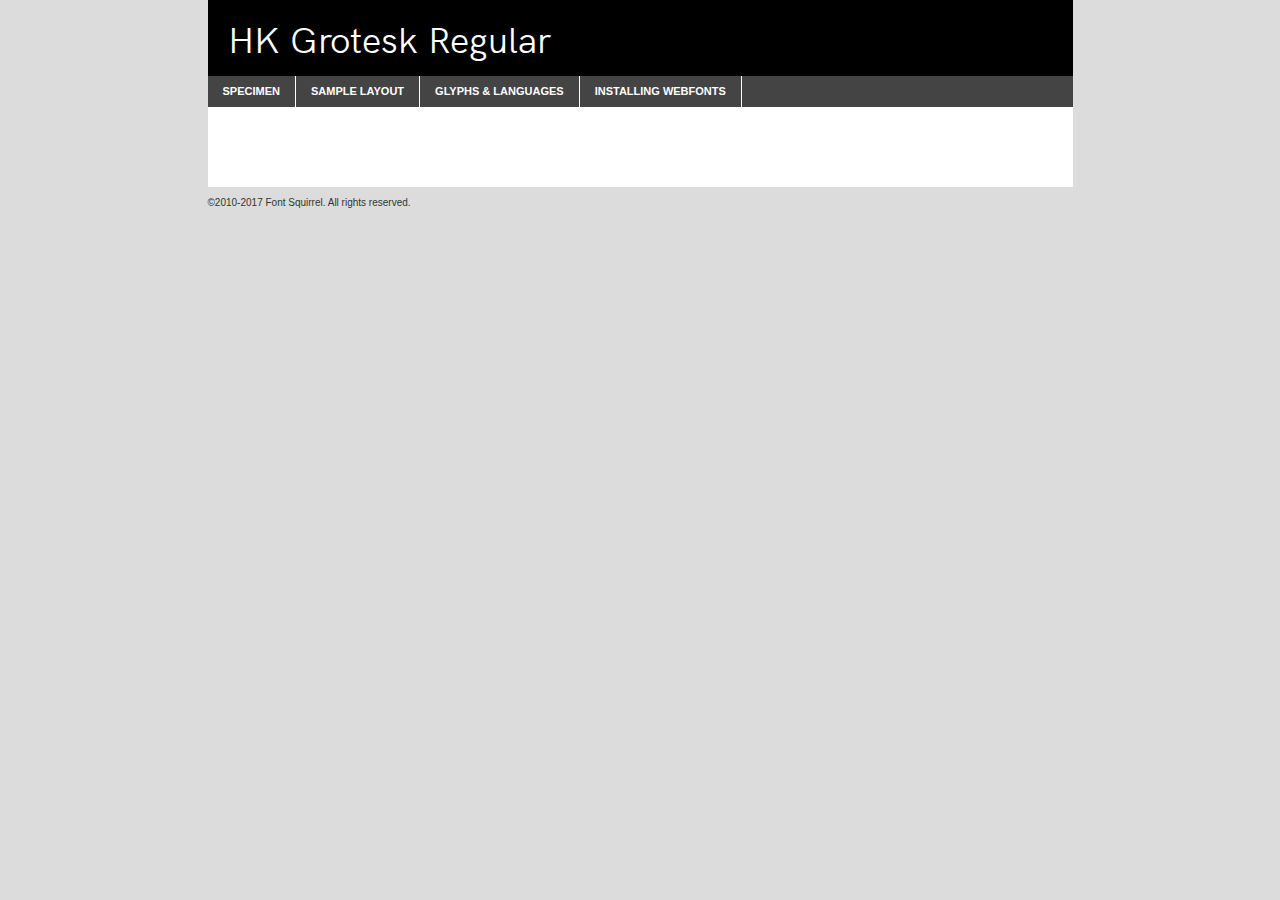
<file: webfontkit/hkgrotesk-regular-demo.html>
<!DOCTYPE html PUBLIC "-//W3C//DTD XHTML 1.0 Transitional//EN"
	"http://www.w3.org/TR/xhtml1/DTD/xhtml1-transitional.dtd">

<html xmlns="http://www.w3.org/1999/xhtml" xml:lang="en" lang="en">
<head>
	<meta http-equiv="Content-Type" content="text/html; charset=utf-8" />
	<script src="http://ajax.googleapis.com/ajax/libs/jquery/1.7.2/jquery.min.js" type="text/javascript" charset="utf-8"></script>
	<script type="text/javascript">
	(function($){$.fn.easyTabs=function(option){var param=jQuery.extend({fadeSpeed:"fast",defaultContent:1,activeClass:'active'},option);$(this).each(function(){var thisId="#"+this.id;if(param.defaultContent==''){param.defaultContent=1;}
	if(typeof param.defaultContent=="number")
	{var defaultTab=$(thisId+" .tabs li:eq("+(param.defaultContent-1)+") a").attr('href').substr(1);}else{var defaultTab=param.defaultContent;}
	$(thisId+" .tabs li a").each(function(){var tabToHide=$(this).attr('href').substr(1);$("#"+tabToHide).addClass('easytabs-tab-content');});hideAll();changeContent(defaultTab);function hideAll(){$(thisId+" .easytabs-tab-content").hide();}
	function changeContent(tabId){hideAll();$(thisId+" .tabs li").removeClass(param.activeClass);$(thisId+" .tabs li a[href=#"+tabId+"]").closest('li').addClass(param.activeClass);if(param.fadeSpeed!="none")
	{$(thisId+" #"+tabId).fadeIn(param.fadeSpeed);}else{$(thisId+" #"+tabId).show();}}
	$(thisId+" .tabs li").click(function(){var tabId=$(this).find('a').attr('href').substr(1);changeContent(tabId);return false;});});}})(jQuery);
	</script>
	<link rel="stylesheet" href="specimen_files/specimen_stylesheet.css" type="text/css" charset="utf-8" />
	<link rel="stylesheet" href="stylesheet.css" type="text/css" charset="utf-8" />

	<style type="text/css">
					body{
				font-family: 'hk_groteskregular';
							}
		</style>

	<title>HK Grotesk Regular Specimen</title>
	
	
	<script type="text/javascript" charset="utf-8">
		$(document).ready(function() {
			$('#container').easyTabs({defaultContent:1});
		});
	</script>
</head>

<body>
<div id="container">
	<div id="header">
		HK Grotesk Regular	</div>
	<ul class="tabs">
		<li><a href="#specimen">Specimen</a></li>
		<li><a href="#layout">Sample Layout</a></li>
				<li><a href="#glyphs">Glyphs &amp; Languages</a></li>
		<li><a href="#installing">Installing Webfonts</a></li>
		
	</ul>
	
	<div id="main_content">

		
			<div id="specimen">
		
				<div class="section">
					<div class="grid12 firstcol">
						<div class="huge">AaBb</div>
					</div>
				</div>
		
				<div class="section">
					<div class="glyph_range">A&#x200B;B&#x200b;C&#x200b;D&#x200b;E&#x200b;F&#x200b;G&#x200b;H&#x200b;I&#x200b;J&#x200b;K&#x200b;L&#x200b;M&#x200b;N&#x200b;O&#x200b;P&#x200b;Q&#x200b;R&#x200b;S&#x200b;T&#x200b;U&#x200b;V&#x200b;W&#x200b;X&#x200b;Y&#x200b;Z&#x200b;a&#x200b;b&#x200b;c&#x200b;d&#x200b;e&#x200b;f&#x200b;g&#x200b;h&#x200b;i&#x200b;j&#x200b;k&#x200b;l&#x200b;m&#x200b;n&#x200b;o&#x200b;p&#x200b;q&#x200b;r&#x200b;s&#x200b;t&#x200b;u&#x200b;v&#x200b;w&#x200b;x&#x200b;y&#x200b;z&#x200b;1&#x200b;2&#x200b;3&#x200b;4&#x200b;5&#x200b;6&#x200b;7&#x200b;8&#x200b;9&#x200b;0&#x200b;&amp;&#x200b;.&#x200b;,&#x200b;?&#x200b;!&#x200b;&#64;&#x200b;(&#x200b;)&#x200b;#&#x200b;$&#x200b;%&#x200b;*&#x200b;+&#x200b;-&#x200b;=&#x200b;:&#x200b;;</div>
				</div>
				<div class="section">
					<div class="grid12 firstcol">
						<table class="sample_table">
							<tr><td>10</td><td class="size10">abcdefghijklmnopqrstuvwxyzABCDEFGHIJKLMNOPQRSTUVWXYZ0123456789abcdefghijklmnopqrstuvwxyzABCDEFGHIJKLMNOPQRSTUVWXYZ0123456789abcdefghijklmnopqrstuvwxyzABCDEFGHIJKLMNOPQRSTUVWXYZ</td></tr>
							<tr><td>11</td><td class="size11">abcdefghijklmnopqrstuvwxyzABCDEFGHIJKLMNOPQRSTUVWXYZ0123456789abcdefghijklmnopqrstuvwxyzABCDEFGHIJKLMNOPQRSTUVWXYZ0123456789abcdefghijklmnopqrstuvwxyzABCDEFGHIJKLMNOPQRSTUVWXYZ</td></tr>
							<tr><td>12</td><td class="size12">abcdefghijklmnopqrstuvwxyzABCDEFGHIJKLMNOPQRSTUVWXYZ0123456789abcdefghijklmnopqrstuvwxyzABCDEFGHIJKLMNOPQRSTUVWXYZ0123456789abcdefghijklmnopqrstuvwxyzABCDEFGHIJKLMNOPQRSTUVWXYZ</td></tr>
							<tr><td>13</td><td class="size13">abcdefghijklmnopqrstuvwxyzABCDEFGHIJKLMNOPQRSTUVWXYZ0123456789abcdefghijklmnopqrstuvwxyzABCDEFGHIJKLMNOPQRSTUVWXYZ0123456789abcdefghijklmnopqrstuvwxyzABCDEFGHIJKLMNOPQRSTUVWXYZ</td></tr>
							<tr><td>14</td><td class="size14">abcdefghijklmnopqrstuvwxyzABCDEFGHIJKLMNOPQRSTUVWXYZ0123456789abcdefghijklmnopqrstuvwxyzABCDEFGHIJKLMNOPQRSTUVWXYZ0123456789abcdefghijklmnopqrstuvwxyzABCDEFGHIJKLMNOPQRSTUVWXYZ</td></tr>
							<tr><td>16</td><td class="size16">abcdefghijklmnopqrstuvwxyzABCDEFGHIJKLMNOPQRSTUVWXYZ0123456789abcdefghijklmnopqrstuvwxyzABCDEFGHIJKLMNOPQRSTUVWXYZ</td></tr>
							<tr><td>18</td><td class="size18">abcdefghijklmnopqrstuvwxyzABCDEFGHIJKLMNOPQRSTUVWXYZ0123456789abcdefghijklmnopqrstuvwxyzABCDEFGHIJKLMNOPQRSTUVWXYZ</td></tr>
							<tr><td>20</td><td class="size20">abcdefghijklmnopqrstuvwxyzABCDEFGHIJKLMNOPQRSTUVWXYZ0123456789abcdefghijklmnopqrstuvwxyzABCDEFGHIJKLMNOPQRSTUVWXYZ</td></tr>
							<tr><td>24</td><td class="size24">abcdefghijklmnopqrstuvwxyzABCDEFGHIJKLMNOPQRSTUVWXYZ0123456789abcdefghijklmnopqrstuvwxyzABCDEFGHIJKLMNOPQRSTUVWXYZ</td></tr>
							<tr><td>30</td><td class="size30">abcdefghijklmnopqrstuvwxyzABCDEFGHIJKLMNOPQRSTUVWXYZ0123456789abcdefghijklmnopqrstuvwxyzABCDEFGHIJKLMNOPQRSTUVWXYZ</td></tr>
							<tr><td>36</td><td class="size36">abcdefghijklmnopqrstuvwxyzABCDEFGHIJKLMNOPQRSTUVWXYZ0123456789abcdefghijklmnopqrstuvwxyzABCDEFGHIJKLMNOPQRSTUVWXYZ</td></tr>
							<tr><td>48</td><td class="size48">abcdefghijklmnopqrstuvwxyzABCDEFGHIJKLMNOPQRSTUVWXYZ0123456789abcdefghijklmnopqrstuvwxyzABCDEFGHIJKLMNOPQRSTUVWXYZ</td></tr>
							<tr><td>60</td><td class="size60">abcdefghijklmnopqrstuvwxyzABCDEFGHIJKLMNOPQRSTUVWXYZ0123456789abcdefghijklmnopqrstuvwxyzABCDEFGHIJKLMNOPQRSTUVWXYZ</td></tr>
							<tr><td>72</td><td class="size72">abcdefghijklmnopqrstuvwxyzABCDEFGHIJKLMNOPQRSTUVWXYZ0123456789abcdefghijklmnopqrstuvwxyzABCDEFGHIJKLMNOPQRSTUVWXYZ</td></tr>
							<tr><td>90</td><td class="size90">abcdefghijklmnopqrstuvwxyzABCDEFGHIJKLMNOPQRSTUVWXYZ0123456789abcdefghijklmnopqrstuvwxyzABCDEFGHIJKLMNOPQRSTUVWXYZ</td></tr>
						</table>
				
					</div>
			
				</div>
		
		
		
								<div class="section" id="bodycomparison">


										<div id="xheight">
				<div class="fontbody">&#x25FC;&#x25FC;&#x25FC;&#x25FC;&#x25FC;&#x25FC;&#x25FC;&#x25FC;&#x25FC;&#x25FC;&#x25FC;&#x25FC;&#x25FC;&#x25FC;&#x25FC;&#x25FC;&#x25FC;&#x25FC;&#x25FC;&#x25FC;&#x25FC;&#x25FC;&#x25FC;&#x25FC;&#x25FC;&#x25FC;&#x25FC;&#x25FC;&#x25FC;&#x25FC;&#x25FC;&#x25FC;&#x25FC;&#x25FC;&#x25FC;&#x25FC;&#x25FC;&#x25FC;&#x25FC;&#x25FC;&#x25FC;&#x25FC;&#x25FC;&#x25FC;&#x25FC;&#x25FC;&#x25FC;&#x25FC;&#x25FC;&#x25FC;&#x25FC;&#x25FC;&#x25FC;&#x25FC;&#x25FC;&#x25FC;&#x25FC;&#x25FC;&#x25FC;&#x25FC;&#x25FC;&#x25FC;&#x25FC;&#x25FC;&#x25FC;&#x25FC;&#x25FC;&#x25FC;&#x25FC;&#x25FC;&#x25FC;&#x25FC;&#x25FC;&#x25FC;&#x25FC;&#x25FC;&#x25FC;&#x25FC;&#x25FC;&#x25FC;&#x25FC;&#x25FC;&#x25FC;&#x25FC;&#x25FC;&#x25FC;&#x25FC;&#x25FC;&#x25FC;&#x25FC;&#x25FC;&#x25FC;&#x25FC;&#x25FC;&#x25FC;&#x25FC;&#x25FC;&#x25FC;&#x25FC;body</div><div class="arialbody">body</div><div class="verdanabody">body</div><div class="georgiabody">body</div></div>
										<div class="fontbody" style="z-index:1">
											body<span>HK Grotesk Regular</span>
										</div>
										<div class="arialbody" style="z-index:1">
											body<span>Arial</span>
										</div>
										<div class="verdanabody" style="z-index:1">
											body<span>Verdana</span>
										</div>
										<div class="georgiabody" style="z-index:1">
											body<span>Georgia</span>
										</div>



								</div>
		
		
				<div class="section psample psample_row1" id="">
					
					<div class="grid2 firstcol">
						<p class="size10"><span>10.</span>Aenean lacinia bibendum nulla sed consectetur. Fusce dapibus, tellus ac cursus commodo, tortor mauris condimentum nibh, ut fermentum massa justo sit amet risus. Nullam id dolor id nibh ultricies vehicula ut id elit. Cum sociis natoque penatibus et magnis dis parturient montes, nascetur ridiculus mus. Nulla vitae elit libero, a pharetra augue.</p>
			
					</div>
					<div class="grid3">
						<p class="size11"><span>11.</span>Aenean lacinia bibendum nulla sed consectetur. Fusce dapibus, tellus ac cursus commodo, tortor mauris condimentum nibh, ut fermentum massa justo sit amet risus. Nullam id dolor id nibh ultricies vehicula ut id elit. Cum sociis natoque penatibus et magnis dis parturient montes, nascetur ridiculus mus. Nulla vitae elit libero, a pharetra augue.</p>
			
					</div>
					<div class="grid3">
						<p class="size12"><span>12.</span>Aenean lacinia bibendum nulla sed consectetur. Fusce dapibus, tellus ac cursus commodo, tortor mauris condimentum nibh, ut fermentum massa justo sit amet risus. Nullam id dolor id nibh ultricies vehicula ut id elit. Cum sociis natoque penatibus et magnis dis parturient montes, nascetur ridiculus mus. Nulla vitae elit libero, a pharetra augue.</p>
			
					</div>
					<div class="grid4">
						<p class="size13"><span>13.</span>Aenean lacinia bibendum nulla sed consectetur. Fusce dapibus, tellus ac cursus commodo, tortor mauris condimentum nibh, ut fermentum massa justo sit amet risus. Nullam id dolor id nibh ultricies vehicula ut id elit. Cum sociis natoque penatibus et magnis dis parturient montes, nascetur ridiculus mus. Nulla vitae elit libero, a pharetra augue.</p>
			
					</div>
					<div class="white_blend"></div>
					
				</div>
				<div class="section psample psample_row2" id="">
					<div class="grid3 firstcol">
						<p class="size14"><span>14.</span>Aenean lacinia bibendum nulla sed consectetur. Fusce dapibus, tellus ac cursus commodo, tortor mauris condimentum nibh, ut fermentum massa justo sit amet risus. Nullam id dolor id nibh ultricies vehicula ut id elit. Cum sociis natoque penatibus et magnis dis parturient montes, nascetur ridiculus mus. Nulla vitae elit libero, a pharetra augue.</p>
			
					</div>
					<div class="grid4">
						<p class="size16"><span>16.</span>Aenean lacinia bibendum nulla sed consectetur. Fusce dapibus, tellus ac cursus commodo, tortor mauris condimentum nibh, ut fermentum massa justo sit amet risus. Nullam id dolor id nibh ultricies vehicula ut id elit. Cum sociis natoque penatibus et magnis dis parturient montes, nascetur ridiculus mus. Nulla vitae elit libero, a pharetra augue.</p>
			
					</div>
					<div class="grid5">
						<p class="size18"><span>18.</span>Aenean lacinia bibendum nulla sed consectetur. Fusce dapibus, tellus ac cursus commodo, tortor mauris condimentum nibh, ut fermentum massa justo sit amet risus. Nullam id dolor id nibh ultricies vehicula ut id elit. Cum sociis natoque penatibus et magnis dis parturient montes, nascetur ridiculus mus. Nulla vitae elit libero, a pharetra augue.</p>
			
					</div>

					<div class="white_blend"></div>

				</div>
				
				<div class="section psample psample_row3" id="">
					<div class="grid5 firstcol">
						<p class="size20"><span>20.</span>Aenean lacinia bibendum nulla sed consectetur. Fusce dapibus, tellus ac cursus commodo, tortor mauris condimentum nibh, ut fermentum massa justo sit amet risus. Nullam id dolor id nibh ultricies vehicula ut id elit. Cum sociis natoque penatibus et magnis dis parturient montes, nascetur ridiculus mus. Nulla vitae elit libero, a pharetra augue.</p>
					</div>
					<div class="grid7">
						<p class="size24"><span>24.</span>Aenean lacinia bibendum nulla sed consectetur. Fusce dapibus, tellus ac cursus commodo, tortor mauris condimentum nibh, ut fermentum massa justo sit amet risus. Nullam id dolor id nibh ultricies vehicula ut id elit. Cum sociis natoque penatibus et magnis dis parturient montes, nascetur ridiculus mus. Nulla vitae elit libero, a pharetra augue.</p>
					</div>
					
					<div class="white_blend"></div>
					
				</div>
				
				<div class="section psample psample_row4" id="">
					<div class="grid12 firstcol">
						<p class="size30"><span>30.</span>Aenean lacinia bibendum nulla sed consectetur. Fusce dapibus, tellus ac cursus commodo, tortor mauris condimentum nibh, ut fermentum massa justo sit amet risus. Nullam id dolor id nibh ultricies vehicula ut id elit. Cum sociis natoque penatibus et magnis dis parturient montes, nascetur ridiculus mus. Nulla vitae elit libero, a pharetra augue.</p>
					</div>
					<div class="white_blend"></div>
					
				</div>
				
				
				
				<div class="section psample psample_row1 fullreverse">
					<div class="grid2 firstcol">
						<p class="size10"><span>10.</span>Aenean lacinia bibendum nulla sed consectetur. Fusce dapibus, tellus ac cursus commodo, tortor mauris condimentum nibh, ut fermentum massa justo sit amet risus. Nullam id dolor id nibh ultricies vehicula ut id elit. Cum sociis natoque penatibus et magnis dis parturient montes, nascetur ridiculus mus. Nulla vitae elit libero, a pharetra augue.</p>
			
					</div>
					<div class="grid3">
						<p class="size11"><span>11.</span>Aenean lacinia bibendum nulla sed consectetur. Fusce dapibus, tellus ac cursus commodo, tortor mauris condimentum nibh, ut fermentum massa justo sit amet risus. Nullam id dolor id nibh ultricies vehicula ut id elit. Cum sociis natoque penatibus et magnis dis parturient montes, nascetur ridiculus mus. Nulla vitae elit libero, a pharetra augue.</p>
			
					</div>
					<div class="grid3">
						<p class="size12"><span>12.</span>Aenean lacinia bibendum nulla sed consectetur. Fusce dapibus, tellus ac cursus commodo, tortor mauris condimentum nibh, ut fermentum massa justo sit amet risus. Nullam id dolor id nibh ultricies vehicula ut id elit. Cum sociis natoque penatibus et magnis dis parturient montes, nascetur ridiculus mus. Nulla vitae elit libero, a pharetra augue.</p>
			
					</div>
					<div class="grid4">
						<p class="size13"><span>13.</span>Aenean lacinia bibendum nulla sed consectetur. Fusce dapibus, tellus ac cursus commodo, tortor mauris condimentum nibh, ut fermentum massa justo sit amet risus. Nullam id dolor id nibh ultricies vehicula ut id elit. Cum sociis natoque penatibus et magnis dis parturient montes, nascetur ridiculus mus. Nulla vitae elit libero, a pharetra augue.</p>
			
					</div>
					<div class="black_blend"></div>
					
				</div>
				
				<div class="section psample psample_row2 fullreverse">
					<div class="grid3 firstcol">
						<p class="size14"><span>14.</span>Aenean lacinia bibendum nulla sed consectetur. Fusce dapibus, tellus ac cursus commodo, tortor mauris condimentum nibh, ut fermentum massa justo sit amet risus. Nullam id dolor id nibh ultricies vehicula ut id elit. Cum sociis natoque penatibus et magnis dis parturient montes, nascetur ridiculus mus. Nulla vitae elit libero, a pharetra augue.</p>
			
					</div>
					<div class="grid4">
						<p class="size16"><span>16.</span>Aenean lacinia bibendum nulla sed consectetur. Fusce dapibus, tellus ac cursus commodo, tortor mauris condimentum nibh, ut fermentum massa justo sit amet risus. Nullam id dolor id nibh ultricies vehicula ut id elit. Cum sociis natoque penatibus et magnis dis parturient montes, nascetur ridiculus mus. Nulla vitae elit libero, a pharetra augue.</p>
			
					</div>
					<div class="grid5">
						<p class="size18"><span>18.</span>Aenean lacinia bibendum nulla sed consectetur. Fusce dapibus, tellus ac cursus commodo, tortor mauris condimentum nibh, ut fermentum massa justo sit amet risus. Nullam id dolor id nibh ultricies vehicula ut id elit. Cum sociis natoque penatibus et magnis dis parturient montes, nascetur ridiculus mus. Nulla vitae elit libero, a pharetra augue.</p>
			
					</div>
					<div class="black_blend"></div>

				</div>
				
				<div class="section psample fullreverse psample_row3" id="">
					<div class="grid5 firstcol">
						<p class="size20"><span>20.</span>Aenean lacinia bibendum nulla sed consectetur. Fusce dapibus, tellus ac cursus commodo, tortor mauris condimentum nibh, ut fermentum massa justo sit amet risus. Nullam id dolor id nibh ultricies vehicula ut id elit. Cum sociis natoque penatibus et magnis dis parturient montes, nascetur ridiculus mus. Nulla vitae elit libero, a pharetra augue.</p>
					</div>
					<div class="grid7">
						<p class="size24"><span>24.</span>Aenean lacinia bibendum nulla sed consectetur. Fusce dapibus, tellus ac cursus commodo, tortor mauris condimentum nibh, ut fermentum massa justo sit amet risus. Nullam id dolor id nibh ultricies vehicula ut id elit. Cum sociis natoque penatibus et magnis dis parturient montes, nascetur ridiculus mus. Nulla vitae elit libero, a pharetra augue.</p>
					</div>
					
					<div class="black_blend"></div>
					
				</div>
				
				<div class="section psample fullreverse psample_row4" id="" style="border-bottom: 20px #000 solid;">
					<div class="grid12 firstcol">
						<p class="size30"><span>30.</span>Aenean lacinia bibendum nulla sed consectetur. Fusce dapibus, tellus ac cursus commodo, tortor mauris condimentum nibh, ut fermentum massa justo sit amet risus. Nullam id dolor id nibh ultricies vehicula ut id elit. Cum sociis natoque penatibus et magnis dis parturient montes, nascetur ridiculus mus. Nulla vitae elit libero, a pharetra augue.</p>
					</div>
					<div class="black_blend"></div>
					
				</div>
				
				
				
				
			</div>
			
			<div id="layout">
				
				<div class="section">
					
					<div class="grid12 firstcol">
						<h1>Lorem Ipsum Dolor</h1>
						<h2>Etiam porta sem malesuada magna mollis euismod</h2>
						
						<p class="byline">By <a href="#link">Aenean Lacinia</a></p>
					</div>
				</div>
				<div class="section">
					<div class="grid8 firstcol">
						<p class="large">Donec sed odio dui. Morbi leo risus, porta ac consectetur ac, vestibulum at eros. Fusce dapibus, tellus ac cursus commodo, tortor mauris condimentum nibh, ut fermentum massa justo sit amet risus. </p>

						
						<h3>Pellentesque ornare sem</h3>

						<p>Maecenas sed diam eget risus varius blandit sit amet non magna. Maecenas faucibus mollis interdum. Donec ullamcorper nulla non metus auctor fringilla. Nullam id dolor id nibh ultricies vehicula ut id elit. Nullam id dolor id nibh ultricies vehicula ut id elit. </p>

						<p>Aenean eu leo quam. Pellentesque ornare sem lacinia quam venenatis vestibulum. Lorem ipsum dolor sit amet, consectetur adipiscing elit. Cum sociis natoque penatibus et magnis dis parturient montes, nascetur ridiculus mus. </p>

						<p>Nulla vitae elit libero, a pharetra augue. Praesent commodo cursus magna, vel scelerisque nisl consectetur et. Aenean lacinia bibendum nulla sed consectetur. </p>

						<p>Nullam quis risus eget urna mollis ornare vel eu leo. Nullam quis risus eget urna mollis ornare vel eu leo. Maecenas sed diam eget risus varius blandit sit amet non magna. Donec ullamcorper nulla non metus auctor fringilla. </p>

						<h3>Cras mattis consectetur</h3>

						<p>Aenean eu leo quam. Pellentesque ornare sem lacinia quam venenatis vestibulum. Aenean lacinia bibendum nulla sed consectetur. Integer posuere erat a ante venenatis dapibus posuere velit aliquet. Cras mattis consectetur purus sit amet fermentum. </p>

						<p>Nullam id dolor id nibh ultricies vehicula ut id elit. Nullam quis risus eget urna mollis ornare vel eu leo. Cras mattis consectetur purus sit amet fermentum.</p>
					</div>
					
					<div class="grid4 sidebar">
						
						<div class="box reverse">
							<p class="last">Nullam quis risus eget urna mollis ornare vel eu leo. Donec ullamcorper nulla non metus auctor fringilla. Cras mattis consectetur purus sit amet fermentum. Sed posuere consectetur est at lobortis. Lorem ipsum dolor sit amet, consectetur adipiscing elit. </p>
						</div>
						
						<p class="caption">Maecenas sed diam eget risus varius.</p>

						<p>Vestibulum id ligula porta felis euismod semper. Integer posuere erat a ante venenatis dapibus posuere velit aliquet. Vestibulum id ligula porta felis euismod semper. Sed posuere consectetur est at lobortis. Maecenas sed diam eget risus varius blandit sit amet non magna. Fusce dapibus, tellus ac cursus commodo, tortor mauris condimentum nibh, ut fermentum massa justo sit amet risus. </p>

					

						<p>Duis mollis, est non commodo luctus, nisi erat porttitor ligula, eget lacinia odio sem nec elit. Aenean lacinia bibendum nulla sed consectetur. Vivamus sagittis lacus vel augue laoreet rutrum faucibus dolor auctor. Aenean lacinia bibendum nulla sed consectetur. Nullam quis risus eget urna mollis ornare vel eu leo. </p>

						<p>Praesent commodo cursus magna, vel scelerisque nisl consectetur et. Donec ullamcorper nulla non metus auctor fringilla. Maecenas faucibus mollis interdum. Fusce dapibus, tellus ac cursus commodo, tortor mauris condimentum nibh, ut fermentum massa justo sit amet risus. </p>

					</div>
				</div>
				
			</div>


			



		<div id="glyphs">
			<div class="section">
				<div class="grid12 firstcol">
			
				<h1>Language Support</h1>
				<p>The subset of HK Grotesk Regular in this kit supports the following languages:<br />
			
					Albanian, Basque, Breton, Chamorro, Danish, Dutch, English, Faroese, Finnish, French, Frisian, Galician, German, Icelandic, Italian, Malagasy, Norwegian, Portuguese, Spanish, Alsatian, Aragonese, Arapaho, Arrernte, Asturian, Aymara, Bislama, Cebuano, Corsican, Fijian, French_creole, Genoese, Gilbertese, Greenlandic, Haitian_creole, Hiligaynon, Hmong, Hopi, Ibanag, Iloko_ilokano, Indonesian, Interglossa_glosa, Interlingua, Irish_gaelic, Jerriais, Lojban, Lombard, Luxembourgeois, Manx, Mohawk, Norfolk_pitcairnese, Occitan, Oromo, Pangasinan, Papiamento, Piedmontese, Potawatomi, Rhaeto-romance, Romansh, Rotokas, Sami_lule, Samoan, Sardinian, Scots_gaelic, Seychelles_creole, Shona, Sicilian, Somali, Southern_ndebele, Swahili, Swati_swazi, Tagalog_filipino_pilipino, Tetum, Tok_pisin, Uyghur_latinized, Volapuk, Walloon, Warlpiri, Xhosa, Yapese, Zulu, Latinbasic, Ubasic, Demo				</p>
				<h1>Glyph Chart</h1>
				<p>The subset of HK Grotesk Regular in this kit includes all the glyphs listed below. Unicode entities are included above each glyph to help you insert individual characters into your layout.</p>
				<div id="glyph_chart">
			
																				 <div><p>&amp;#32;</p>&#32;</div>
																				 <div><p>&amp;#33;</p>&#33;</div>
																				 <div><p>&amp;#34;</p>&#34;</div>
																				 <div><p>&amp;#35;</p>&#35;</div>
																				 <div><p>&amp;#36;</p>&#36;</div>
																				 <div><p>&amp;#37;</p>&#37;</div>
																				 <div><p>&amp;#38;</p>&#38;</div>
																				 <div><p>&amp;#39;</p>&#39;</div>
																				 <div><p>&amp;#40;</p>&#40;</div>
																				 <div><p>&amp;#41;</p>&#41;</div>
																				 <div><p>&amp;#42;</p>&#42;</div>
																				 <div><p>&amp;#43;</p>&#43;</div>
																				 <div><p>&amp;#44;</p>&#44;</div>
																				 <div><p>&amp;#45;</p>&#45;</div>
																				 <div><p>&amp;#46;</p>&#46;</div>
																				 <div><p>&amp;#47;</p>&#47;</div>
																				 <div><p>&amp;#48;</p>&#48;</div>
																				 <div><p>&amp;#49;</p>&#49;</div>
																				 <div><p>&amp;#50;</p>&#50;</div>
																				 <div><p>&amp;#51;</p>&#51;</div>
																				 <div><p>&amp;#52;</p>&#52;</div>
																				 <div><p>&amp;#53;</p>&#53;</div>
																				 <div><p>&amp;#54;</p>&#54;</div>
																				 <div><p>&amp;#55;</p>&#55;</div>
																				 <div><p>&amp;#56;</p>&#56;</div>
																				 <div><p>&amp;#57;</p>&#57;</div>
																				 <div><p>&amp;#58;</p>&#58;</div>
																				 <div><p>&amp;#59;</p>&#59;</div>
																				 <div><p>&amp;#60;</p>&#60;</div>
																				 <div><p>&amp;#61;</p>&#61;</div>
																				 <div><p>&amp;#62;</p>&#62;</div>
																				 <div><p>&amp;#63;</p>&#63;</div>
																				 <div><p>&amp;#64;</p>&#64;</div>
																				 <div><p>&amp;#65;</p>&#65;</div>
																				 <div><p>&amp;#66;</p>&#66;</div>
																				 <div><p>&amp;#67;</p>&#67;</div>
																				 <div><p>&amp;#68;</p>&#68;</div>
																				 <div><p>&amp;#69;</p>&#69;</div>
																				 <div><p>&amp;#70;</p>&#70;</div>
																				 <div><p>&amp;#71;</p>&#71;</div>
																				 <div><p>&amp;#72;</p>&#72;</div>
																				 <div><p>&amp;#73;</p>&#73;</div>
																				 <div><p>&amp;#74;</p>&#74;</div>
																				 <div><p>&amp;#75;</p>&#75;</div>
																				 <div><p>&amp;#76;</p>&#76;</div>
																				 <div><p>&amp;#77;</p>&#77;</div>
																				 <div><p>&amp;#78;</p>&#78;</div>
																				 <div><p>&amp;#79;</p>&#79;</div>
																				 <div><p>&amp;#80;</p>&#80;</div>
																				 <div><p>&amp;#81;</p>&#81;</div>
																				 <div><p>&amp;#82;</p>&#82;</div>
																				 <div><p>&amp;#83;</p>&#83;</div>
																				 <div><p>&amp;#84;</p>&#84;</div>
																				 <div><p>&amp;#85;</p>&#85;</div>
																				 <div><p>&amp;#86;</p>&#86;</div>
																				 <div><p>&amp;#87;</p>&#87;</div>
																				 <div><p>&amp;#88;</p>&#88;</div>
																				 <div><p>&amp;#89;</p>&#89;</div>
																				 <div><p>&amp;#90;</p>&#90;</div>
																				 <div><p>&amp;#91;</p>&#91;</div>
																				 <div><p>&amp;#92;</p>&#92;</div>
																				 <div><p>&amp;#93;</p>&#93;</div>
																				 <div><p>&amp;#94;</p>&#94;</div>
																				 <div><p>&amp;#95;</p>&#95;</div>
																				 <div><p>&amp;#96;</p>&#96;</div>
																				 <div><p>&amp;#97;</p>&#97;</div>
																				 <div><p>&amp;#98;</p>&#98;</div>
																				 <div><p>&amp;#99;</p>&#99;</div>
																				 <div><p>&amp;#100;</p>&#100;</div>
																				 <div><p>&amp;#101;</p>&#101;</div>
																				 <div><p>&amp;#102;</p>&#102;</div>
																				 <div><p>&amp;#103;</p>&#103;</div>
																				 <div><p>&amp;#104;</p>&#104;</div>
																				 <div><p>&amp;#105;</p>&#105;</div>
																				 <div><p>&amp;#106;</p>&#106;</div>
																				 <div><p>&amp;#107;</p>&#107;</div>
																				 <div><p>&amp;#108;</p>&#108;</div>
																				 <div><p>&amp;#109;</p>&#109;</div>
																				 <div><p>&amp;#110;</p>&#110;</div>
																				 <div><p>&amp;#111;</p>&#111;</div>
																				 <div><p>&amp;#112;</p>&#112;</div>
																				 <div><p>&amp;#113;</p>&#113;</div>
																				 <div><p>&amp;#114;</p>&#114;</div>
																				 <div><p>&amp;#115;</p>&#115;</div>
																				 <div><p>&amp;#116;</p>&#116;</div>
																				 <div><p>&amp;#117;</p>&#117;</div>
																				 <div><p>&amp;#118;</p>&#118;</div>
																				 <div><p>&amp;#119;</p>&#119;</div>
																				 <div><p>&amp;#120;</p>&#120;</div>
																				 <div><p>&amp;#121;</p>&#121;</div>
																				 <div><p>&amp;#122;</p>&#122;</div>
																				 <div><p>&amp;#123;</p>&#123;</div>
																				 <div><p>&amp;#124;</p>&#124;</div>
																				 <div><p>&amp;#125;</p>&#125;</div>
																				 <div><p>&amp;#126;</p>&#126;</div>
																				 <div><p>&amp;#160;</p>&#160;</div>
																				 <div><p>&amp;#161;</p>&#161;</div>
																				 <div><p>&amp;#162;</p>&#162;</div>
																				 <div><p>&amp;#163;</p>&#163;</div>
																				 <div><p>&amp;#164;</p>&#164;</div>
																				 <div><p>&amp;#165;</p>&#165;</div>
																				 <div><p>&amp;#166;</p>&#166;</div>
																				 <div><p>&amp;#167;</p>&#167;</div>
																				 <div><p>&amp;#168;</p>&#168;</div>
																				 <div><p>&amp;#169;</p>&#169;</div>
																				 <div><p>&amp;#170;</p>&#170;</div>
																				 <div><p>&amp;#171;</p>&#171;</div>
																				 <div><p>&amp;#172;</p>&#172;</div>
																				 <div><p>&amp;#173;</p>&#173;</div>
																				 <div><p>&amp;#174;</p>&#174;</div>
																				 <div><p>&amp;#175;</p>&#175;</div>
																				 <div><p>&amp;#176;</p>&#176;</div>
																				 <div><p>&amp;#177;</p>&#177;</div>
																				 <div><p>&amp;#180;</p>&#180;</div>
																				 <div><p>&amp;#181;</p>&#181;</div>
																				 <div><p>&amp;#182;</p>&#182;</div>
																				 <div><p>&amp;#183;</p>&#183;</div>
																				 <div><p>&amp;#184;</p>&#184;</div>
																				 <div><p>&amp;#186;</p>&#186;</div>
																				 <div><p>&amp;#187;</p>&#187;</div>
																				 <div><p>&amp;#191;</p>&#191;</div>
																				 <div><p>&amp;#192;</p>&#192;</div>
																				 <div><p>&amp;#193;</p>&#193;</div>
																				 <div><p>&amp;#194;</p>&#194;</div>
																				 <div><p>&amp;#195;</p>&#195;</div>
																				 <div><p>&amp;#196;</p>&#196;</div>
																				 <div><p>&amp;#197;</p>&#197;</div>
																				 <div><p>&amp;#198;</p>&#198;</div>
																				 <div><p>&amp;#199;</p>&#199;</div>
																				 <div><p>&amp;#200;</p>&#200;</div>
																				 <div><p>&amp;#201;</p>&#201;</div>
																				 <div><p>&amp;#202;</p>&#202;</div>
																				 <div><p>&amp;#203;</p>&#203;</div>
																				 <div><p>&amp;#204;</p>&#204;</div>
																				 <div><p>&amp;#205;</p>&#205;</div>
																				 <div><p>&amp;#206;</p>&#206;</div>
																				 <div><p>&amp;#207;</p>&#207;</div>
																				 <div><p>&amp;#208;</p>&#208;</div>
																				 <div><p>&amp;#209;</p>&#209;</div>
																				 <div><p>&amp;#210;</p>&#210;</div>
																				 <div><p>&amp;#211;</p>&#211;</div>
																				 <div><p>&amp;#212;</p>&#212;</div>
																				 <div><p>&amp;#213;</p>&#213;</div>
																				 <div><p>&amp;#214;</p>&#214;</div>
																				 <div><p>&amp;#215;</p>&#215;</div>
																				 <div><p>&amp;#216;</p>&#216;</div>
																				 <div><p>&amp;#217;</p>&#217;</div>
																				 <div><p>&amp;#218;</p>&#218;</div>
																				 <div><p>&amp;#219;</p>&#219;</div>
																				 <div><p>&amp;#220;</p>&#220;</div>
																				 <div><p>&amp;#221;</p>&#221;</div>
																				 <div><p>&amp;#222;</p>&#222;</div>
																				 <div><p>&amp;#223;</p>&#223;</div>
																				 <div><p>&amp;#224;</p>&#224;</div>
																				 <div><p>&amp;#225;</p>&#225;</div>
																				 <div><p>&amp;#226;</p>&#226;</div>
																				 <div><p>&amp;#227;</p>&#227;</div>
																				 <div><p>&amp;#228;</p>&#228;</div>
																				 <div><p>&amp;#229;</p>&#229;</div>
																				 <div><p>&amp;#230;</p>&#230;</div>
																				 <div><p>&amp;#231;</p>&#231;</div>
																				 <div><p>&amp;#232;</p>&#232;</div>
																				 <div><p>&amp;#233;</p>&#233;</div>
																				 <div><p>&amp;#234;</p>&#234;</div>
																				 <div><p>&amp;#235;</p>&#235;</div>
																				 <div><p>&amp;#236;</p>&#236;</div>
																				 <div><p>&amp;#237;</p>&#237;</div>
																				 <div><p>&amp;#238;</p>&#238;</div>
																				 <div><p>&amp;#239;</p>&#239;</div>
																				 <div><p>&amp;#240;</p>&#240;</div>
																				 <div><p>&amp;#241;</p>&#241;</div>
																				 <div><p>&amp;#242;</p>&#242;</div>
																				 <div><p>&amp;#243;</p>&#243;</div>
																				 <div><p>&amp;#244;</p>&#244;</div>
																				 <div><p>&amp;#245;</p>&#245;</div>
																				 <div><p>&amp;#246;</p>&#246;</div>
																				 <div><p>&amp;#247;</p>&#247;</div>
																				 <div><p>&amp;#248;</p>&#248;</div>
																				 <div><p>&amp;#249;</p>&#249;</div>
																				 <div><p>&amp;#250;</p>&#250;</div>
																				 <div><p>&amp;#251;</p>&#251;</div>
																				 <div><p>&amp;#252;</p>&#252;</div>
																				 <div><p>&amp;#253;</p>&#253;</div>
																				 <div><p>&amp;#254;</p>&#254;</div>
																				 <div><p>&amp;#255;</p>&#255;</div>
																				 <div><p>&amp;#338;</p>&#338;</div>
																				 <div><p>&amp;#339;</p>&#339;</div>
																				 <div><p>&amp;#376;</p>&#376;</div>
																				 <div><p>&amp;#710;</p>&#710;</div>
																				 <div><p>&amp;#732;</p>&#732;</div>
																				 <div><p>&amp;#8192;</p>&#8192;</div>
																				 <div><p>&amp;#8193;</p>&#8193;</div>
																				 <div><p>&amp;#8194;</p>&#8194;</div>
																				 <div><p>&amp;#8195;</p>&#8195;</div>
																				 <div><p>&amp;#8196;</p>&#8196;</div>
																				 <div><p>&amp;#8197;</p>&#8197;</div>
																				 <div><p>&amp;#8198;</p>&#8198;</div>
																				 <div><p>&amp;#8199;</p>&#8199;</div>
																				 <div><p>&amp;#8200;</p>&#8200;</div>
																				 <div><p>&amp;#8201;</p>&#8201;</div>
																				 <div><p>&amp;#8202;</p>&#8202;</div>
																				 <div><p>&amp;#8208;</p>&#8208;</div>
																				 <div><p>&amp;#8209;</p>&#8209;</div>
																				 <div><p>&amp;#8210;</p>&#8210;</div>
																				 <div><p>&amp;#8211;</p>&#8211;</div>
																				 <div><p>&amp;#8212;</p>&#8212;</div>
																				 <div><p>&amp;#8216;</p>&#8216;</div>
																				 <div><p>&amp;#8217;</p>&#8217;</div>
																				 <div><p>&amp;#8218;</p>&#8218;</div>
																				 <div><p>&amp;#8220;</p>&#8220;</div>
																				 <div><p>&amp;#8221;</p>&#8221;</div>
																				 <div><p>&amp;#8222;</p>&#8222;</div>
																				 <div><p>&amp;#8226;</p>&#8226;</div>
																				 <div><p>&amp;#8230;</p>&#8230;</div>
																				 <div><p>&amp;#8239;</p>&#8239;</div>
																				 <div><p>&amp;#8249;</p>&#8249;</div>
																				 <div><p>&amp;#8250;</p>&#8250;</div>
																				 <div><p>&amp;#8287;</p>&#8287;</div>
																				 <div><p>&amp;#8364;</p>&#8364;</div>
																				 <div><p>&amp;#8482;</p>&#8482;</div>
																				 <div><p>&amp;#9724;</p>&#9724;</div>
																				 <div><p>&amp;#64257;</p>&#64257;</div>
																				 <div><p>&amp;#64258;</p>&#64258;</div>
																				 <div><p>&amp;#64259;</p>&#64259;</div>
																				 <div><p>&amp;#64260;</p>&#64260;</div>
																																																</div>	
				</div>
		
		
			</div>
		</div>
		
		
		<div id="specs">
			
		</div>
	
		<div id="installing">
			<div class="section">
				<div class="grid7 firstcol">
					<h1>Installing Webfonts</h1>
					
					<p>Webfonts are supported by all major browser platforms but not all in the same way. There are currently four different font formats that must be included in order to target all browsers. This includes TTF, WOFF, EOT and SVG.</p>
					
					<h2>1. Upload your webfonts</h2>
					<p>You must upload your webfont kit to your website. They should be in or near the same directory as your CSS files.</p>
					
					<h2>2. Include the webfont stylesheet</h2>
					<p>A special CSS @font-face declaration helps the various browsers select the appropriate font it needs without causing you a bunch of headaches. Learn more about this syntax by reading the <a href="https://www.fontspring.com/blog/further-hardening-of-the-bulletproof-syntax">Fontspring blog post</a> about it. The code for it is as follows:</p>


<code>
@font-face{ 
	font-family: 'MyWebFont';
	src: url('WebFont.eot');
	src: url('WebFont.eot?#iefix') format('embedded-opentype'),
	     url('WebFont.woff') format('woff'),
	     url('WebFont.ttf') format('truetype'),
	     url('WebFont.svg#webfont') format('svg');
}
</code>

	<p>We've already gone ahead and generated the code for you. All you have to do is link to the stylesheet in your HTML, like this:</p>
	<code>&lt;link rel=&quot;stylesheet&quot; href=&quot;stylesheet.css&quot; type=&quot;text/css&quot; charset=&quot;utf-8&quot; /&gt;</code>

					<h2>3. Modify your own stylesheet</h2>
					<p>To take advantage of your new fonts, you must tell your stylesheet to use them. Look at the original @font-face declaration above and find the property called "font-family." The name linked there will be what you use to reference the font. Prepend that webfont name to the font stack in the "font-family" property, inside the selector you want to change. For example:</p>
<code>p { font-family: 'WebFont', Arial, sans-serif; }</code>

<h2>4. Test</h2>
<p>Getting webfonts to work cross-browser <em>can</em> be tricky. Use the information in the sidebar to help you if you find that fonts aren't loading in a particular browser.</p>
				</div>
				
				<div class="grid5 sidebar">
					<div class="box">
						<h2>Troubleshooting<br />Font-Face Problems</h2>
						<p>Having trouble getting your webfonts to load in your new website? Here are some tips to sort out what might be the problem.</p>

						<h3>Fonts not showing in any browser</h3>

						<p>This sounds like you need to work on the plumbing. You either did not upload the fonts to the correct directory, or you did not link the fonts properly in the CSS. If you've confirmed that all this is correct and you still have a problem, take a look at your .htaccess file and see if requests are getting intercepted.</p>

						<h3>Fonts not loading in iPhone or iPad</h3>

						<p>The most common problem here is that you are serving the fonts from an IIS server. IIS refuses to serve files that have unknown MIME types. If that is the case, you must set the MIME type for SVG to "image/svg+xml" in the server settings. Follow these instructions from Microsoft if you need help.</p>

						<h3>Fonts not loading in Firefox</h3>

						<p>The primary reason for this failure? You are still using a version Firefox older than 3.5. So upgrade already! If that isn't it, then you are very likely serving fonts from a different domain. Firefox requires that all font assets be served from the same domain. Lastly it is possible that you need to add WOFF to your list of MIME types (if you are serving via IIS.)</p>

						<h3>Fonts not loading in IE</h3>

						<p>Are you looking at Internet Explorer on an actual Windows machine or are you cheating by using a service like Adobe BrowserLab? Many of these screenshot services do not render @font-face for IE. Best to test it on a real machine.</p>

						<h3>Fonts not loading in IE9</h3>

						<p>IE9, like Firefox, requires that fonts be served from the same domain as the website. Make sure that is the case.</p>
					</div>
				</div>
			</div>
			
		</div>
	
	</div>
	<div id="footer">
		<p>&copy;2010-2017 Font Squirrel. All rights reserved.</p>
	</div>
</div>
</body>
</html>
</file>
<file: style.css>
@font-face {
  font-family: "hk_groteskbold";
  src: url("webfontkit/hkgrotesk-bold-webfont.woff2") format("woff2"),
    url("webfontkit/hkgrotesk-bold-webfont.woff") format("woff");
  font-weight: normal;
  font-style: normal;
}

@font-face {
  font-family: "hk_groteskmedium_italic";
  src: url("webfontkit/hkgrotesk-mediumitalic-webfont.woff2") format("woff2"),
    url("webfontkit/hkgrotesk-mediumitalic-webfont.woff") format("woff");
  font-weight: normal;
  font-style: normal;
}

@font-face {
  font-family: "hk_groteskregular";
  src: url("webfontkit/hkgrotesk-regular-webfont.woff2") format("woff2"),
    url("webfontkit/hkgrotesk-regular-webfont.woff") format("woff");
  font-weight: normal;
  font-style: normal;
}

@font-face {
  font-family: "hk_grotesklight";
  src: url("webfontkit/hkgrotesk-light-webfont.woff2") format("woff2"),
    url("webfontkit/hkgrotesk-light-webfont.woff") format("woff");
  font-weight: normal;
  font-style: normal;
}

*/* {
  box-sizing: border-box;
}*/

body {
  background: #faf9f2;
  font-family: "hk_grotesklight", "hk_groteskregular", "hk_groteskmedium_italic",
    "hk_groteskbold", Impact, sans-serif;
  font-weight: normal;
  font-style: normal;
}

h2 {
  font-size: 1rem;
  margin-left: 20px;
}

.bold {
  font-family: "hk_groteskbold", Impact, sans-serif;
  font-size: 1.5rem;
  font-weight: normal;
  font-style: normal;
  margin-top: 3rem;
}

.sideBold {
  font-family: "hk_groteskbold", Impact, sans-serif;
  font-weight: normal;
  font-style: normal;
}
.sideRegular {
  font-family: "hk_groteskregular", Impact, sans-serif;
  font-weight: normal;
  font-style: normal;
}

.italic {
  font-family: "hk_groteskmedium_italic", Impact, sans-serif;
  font-weight: normal;
  font-style: normal;
}

a.sideRegular {
  font-family: "hk_groteskregular", Impact, sans-serif;
  font-weight: normal;
  font-style: normal;
  font-size: 1rem;
  text-decoration: none;
  margin-left: 0px;
}

a.sideRegular:hover {
  text-decoration: underline;
}

a {
  text-decoration: none;
  font-size: 24px;
  line-height: 23px;
  font-style: normal;
  margin-left: 20px;
  color: black;
}

.item a:hover {
  text-decoration: underline;
}

.item a {
  margin-top: 10px;
}

a.logo {
  margin-left: 2px;
}

h3 {
  font-size: 1.5rem;
  margin-left: 20px;
  margin-right: 20px;
}

#gototopbtn {
  display: none;
  position: fixed;
  z-index: 99;
}

/*#gototopbtn:hover {
} */

.toTopBtn {
  position: fixed;
  width: 60px;
  height: auto;
  bottom: 20px;
  right: 20px;
}

/*header*/

.header {
  overflow: hidden;
  padding: 20px 10px;
}

.header a {
  float: left;
  color: black;
  text-align: center;
  padding: 5px;
  text-decoration: none;
  font-size: 1.3rem;
  line-height: 50px;
}

.header a.logo {
  font-size: 1.3rem;
}

.header a:hover {
  text-decoration: underline;
}

.header a.active {
  text-decoration: underline;
}

.header-right {
  float: right;
}

/*sections*/

#gallery {
  margin-left: 60px;
  margin-right: 60px;
}

#about {
  background-image: linear-gradient(#ffb4a0, #e5989b);
  width: 100%;
  height: auto;
}
#contact {
  display: inline-block;
  background-image: linear-gradient(#6a6876, #b4838f);
  width: 100%;
  height: 800px;
}
.textContact {
  margin-top: 50vh;
  text-align: center;
  color: #e5989b;
}

.textFooter {
  margin-top: 4vh;
  font-size: 1rem;
  text-align: center;
  color: gray;
}

/*Previous/Next*/
.previousNext {
  margin: 0 auto;
}

/*grid*/
.container {
  display: grid;
  grid-template-columns: 50% 50%;
  margin-bottom: 10px;
}

.containerUng {
  display: grid;
  grid-template-columns: 100%;
  grid-gap: 1em;
  margin-bottom: 10px;
  padding: 10px;
}

.containerAbout {
  display: grid;
  grid-template-columns: 1fr 2fr;
  grid-gap: 1em;
  grid-auto-rows: minmax(800px, auto);
}

.item {
  height: 100%;
  object-fit: cover;
  padding: 10px;
}

img {
  width: 100%;
  height: auto;
}
iframe {
  width: 100%;
  height: 100%;
}

.containerAbout > img {
  width: 60%;
  height: auto;
  margin-top: 8rem;
  margin-left: 40px;
  margin-right: 40px;
}

.textAbout {
  font-size: 24px;
  line-height: 30px;
  font-style: normal;
  margin-top: 8rem;
  margin-right: 20px;
}

/*Image Gallery overlay*/
#imgGallery {
  display: block;
  width: 100%;
  height: auto;
}
.overlay {
  position: absolute;
  top: 0;
  bottom: 0;
  left: 0;
  right: 0;
  height: 100%;
  width: 100%;
  opacity: 0;
  transition: 0.5s ease;
  background-color: black;
}

.imgGallery:hover .overlay {
  opacity: 0.2;
}

/*subpage*/

.bgImg {
  /* The image used */
  background-image: url("images/MockUps15.jpg");

  min-height: 380px;

  /* Center and scale the image nicely */
  background-position: center;
  background-repeat: no-repeat;
  background-size: cover;

  /* Needed to position the navbar */
  position: relative;
}
.bgImg2 {
  /* The image used */
  background-image: url("images/MockUps10.jpg");

  min-height: 380px;

  /* Center and scale the image nicely */
  background-position: center;
  background-repeat: no-repeat;
  background-size: cover;

  /* Needed to position the navbar */
  position: relative;
}

.bgImg3 {
  /* The image used */
  background-image: url("images/MockUps12.jpg");

  min-height: 380px;

  /* Center and scale the image nicely */
  background-position: center;
  background-repeat: no-repeat;
  background-size: cover;

  /* Needed to position the navbar */
  position: relative;
}

.bgImg4 {
  /* The image used */
  background-image: url("images/MockUps14.jpg");

  min-height: 380px;

  /* Center and scale the image nicely */
  background-position: center;
  background-repeat: no-repeat;
  background-size: cover;

  /* Needed to position the navbar */
  position: relative;
}
.containerSub {
  display: grid;
  grid-template-columns: 1fr 2fr;
  grid-gap: 1em;
  grid-auto-rows: auto;
  margin-left: 60px;
  margin-right: 60px;
}

.text {
  margin-top: 3rem;
  margin-right: 20px;
}

/*Carousel Subpage*/

/*responsive*/
@media screen and (max-width: 700px) {
  .header a {
    float: none;
    text-align: left;
    padding: 12px;
    text-decoration: none;
    font-size: 1.3rem;
  }

  .header-right {
    float: left;
  }

  .container {
    display: grid;
    grid-template-columns: 1fr;
    grid-gap: 1em;
  }

  .containerAbout {
    display: grid;
    grid-template-columns: 1fr;
    grid-auto-rows: auto;
  }

  .containerAbout > img {
    display: block;
    margin-left: auto;
    margin-right: auto;
    margin-top: 1rem;
  }

  .textAbout {
    margin-top: 1rem;
  }
  .containerSub {
    display: grid;
    grid-template-columns: 1fr;
    grid-gap: 1em;
    grid-auto-rows: auto;
  }
  .text {
    margin-top: 1rem;
    margin-right: 20px;
  }
}
</file>
<file: carousel.css>
.carousel-wrapper{
    position:relative;
    width:100%;
    height:400px;
    margin:0 auto;
  }
  .carousel-item{
    position:absolute;
    top:0;
    bottom:0;
    left:0;
    right:0;
    padding:25px 50px;
    opacity:0;
    transition: all 0.5s ease-in-out;
  }
  .arrow{
    border: solid grey;
      border-width: 0 3px 3px 0;
      display: inline-block;
      padding: 12px;
  }
  
  .arrow-prev{
    left:-30px;
    position:absolute;
    top:50%;
    transform:translateY(-50%) rotate(135deg);
  }
   
  .arrow-next{
      right:-10px;
    position:absolute;
    top:50%;
    transform:translateY(-50%) rotate(-45deg);
    }
  
  .light{
    color:white;
  }
  
  @media (max-width: 480px) {
        .arrow, .light .arrow {
          background-size: 10px;
          background-position: 10px 50%;
        }
      }
  }
  
  /*Select every element*/
  [id^="item"] {
      display: none;
    }
  
  .item-1 {
      z-index: 2;
      opacity: 1;
        background:url('images/Concert.jpg');
        background-position: center;
        background-repeat: no-repeat;
        background-size: contain;
    }
  .item-2{
    background:url('images/Concert2.jpg');
     background-position: center;
    background-repeat: no-repeat;
    background-size: contain;
  }
  .item-3{
    background:url('images/Concert3.jpg');
     background-position: center;
    background-repeat: no-repeat;
    background-size: contain;
  }

  .item-4{
    background:url('images/Concert4.jpg');
     background-position: center;
    background-repeat: no-repeat;
    background-size: contain;
  }

  .item-5{
    background:url('images/Concert5.jpg');
     background-position: center;
    background-repeat: no-repeat;
    background-size: contain;
  }
  
  *:target ~ .item-1 {
      opacity: 0;s
    }
  
  #item-1:target ~ .item-1 {
      opacity: 1;
    }
  
  #item-2:target ~ .item-2, #item-3:target ~ .item-3 {
      z-index: 3;
      opacity: 1;
    }
    #item-3:target ~ .item-3, #item-4:target ~ .item-4 {
        z-index: 3;
        opacity: 1;
      }
      #item-4:target ~ .item-4, #item-5:target ~ .item-5 {
        z-index: 3;
        opacity: 1;
      }
  }
</file>
<file: webfontkit/stylesheet.css>
/*! Generated by Font Squirrel (https://www.fontsquirrel.com) on April 18, 2020 */



@font-face {
    font-family: 'hk_groteskbold';
    src: url('hkgrotesk-bold-webfont.woff2') format('woff2'),
         url('hkgrotesk-bold-webfont.woff') format('woff');
    font-weight: normal;
    font-style: normal;

}




@font-face {
    font-family: 'hk_groteskmedium_italic';
    src: url('hkgrotesk-mediumitalic-webfont.woff2') format('woff2'),
         url('hkgrotesk-mediumitalic-webfont.woff') format('woff');
    font-weight: normal;
    font-style: normal;

}




@font-face {
    font-family: 'hk_groteskregular';
    src: url('hkgrotesk-regular-webfont.woff2') format('woff2'),
         url('hkgrotesk-regular-webfont.woff') format('woff');
    font-weight: normal;
    font-style: normal;

}




@font-face {
    font-family: 'hk_grotesklight';
    src: url('hkgrotesk-light-webfont.woff2') format('woff2'),
         url('hkgrotesk-light-webfont.woff') format('woff');
    font-weight: normal;
    font-style: normal;

}
</file>
<file: webfontkit/specimen_files/specimen_stylesheet.css>
@import url('grid_12-825-55-15.css');

/*  
	CSS Reset by Eric Meyer - Released under Public Domain
    http://meyerweb.com/eric/tools/css/reset/
*/
html, body, div, span, applet, object, iframe,
h1, h2, h3, h4, h5, h6, p, blockquote, pre,
a, abbr, acronym, address, big, cite, code,
del, dfn, em, font, img, ins, kbd, q, s, samp,
small, strike, strong, sub, sup, tt, var,
b, u, i, center, dl, dt, dd, ol, ul, li,
fieldset, form, label, legend, table, 
caption, tbody, tfoot, thead, tr, th, td 
                  {margin: 0;padding: 0;border: 0;outline: 0;
                  font-size: 100%;vertical-align: baseline;
                  background: transparent;}
body              {line-height: 1;}
ol, ul            {list-style: none;}
blockquote, q     {quotes: none;}
blockquote:before, blockquote:after,
q:before, q:after {content: '';	content: none;}
:focus            {outline: 0;}
ins               {text-decoration: none;}
del               {text-decoration: line-through;}
table             {border-collapse: collapse;border-spacing: 0;}




body {
	color: #000;
	background-color: #dcdcdc;
}

a {
	text-decoration: none;
	color: #1883ba;
}

h1{
	font-size: 32px;
	font-weight: normal;
	font-style: normal;
	margin-bottom: 18px;
}

h2{
	font-size: 18px;
}

#container {
	width: 865px;
	margin: 0px auto;
}


#header {
	padding: 20px;
	font-size: 36px;
	background-color: #000;
	color: #fff;
}

#header span {
	color: #666;
}
#main_content {
	background-color: #fff;
	padding: 60px 20px 20px;
}


#footer p {
	margin: 0;
	padding-top: 10px;
	padding-bottom: 50px;
	color: #333;
	font: 10px Arial, sans-serif;
}

.tabs {
	width: 100%;
	height: 31px;
	background-color: #444;
}
.tabs li {
	float:  left;
	margin: 0;
	overflow: hidden;
	background-color: #444;
}
.tabs li a {
	display: block;
	color: #fff;
	text-decoration: none;
	font: bold 11px/11px 'Arial';
	text-transform: uppercase;
	padding: 10px 15px;
	border-right: 1px solid #fff;
}

.tabs li a:hover {
		background-color: #00b3ff;

}

.tabs li.active a {
	color:  #000;
	background-color: #fff;
}



div.huge {
	
	font-size: 300px;
	line-height: 1em;
	padding: 0;
	letter-spacing: -.02em;
	overflow: hidden;
}
div.glyph_range {
	font-size: 72px;
	line-height: 1.1em;
}

.size10{ font-size: 10px; }
.size11{ font-size: 11px; }
.size12{ font-size: 12px; }
.size13{ font-size: 13px; }
.size14{ font-size: 14px; }
.size16{ font-size: 16px; }
.size18{ font-size: 18px; }
.size20{ font-size: 20px; }
.size24{ font-size: 24px; }
.size30{ font-size: 30px; }
.size36{ font-size: 36px; }
.size48{ font-size: 48px; }
.size60{ font-size: 60px; }
.size72{ font-size: 72px; }
.size90{ font-size: 90px; }


.psample_row1 {	height: 120px;}
.psample_row1 {	height: 120px;}
.psample_row2 {	height: 160px;}
.psample_row3 {	height: 160px;}
.psample_row4 {	height: 160px;}

.psample {
	overflow: hidden;
	position: relative;
}
.psample p {
	line-height: 1.3em;
	display: block;
	overflow: hidden;
	margin: 0;
}

.psample span {
	margin-right: .5em;
}

.white_blend {
	width: 100%;
	height: 61px;
	background-image: url([data-uri]);
	position: absolute;
	bottom: 0;
}
.black_blend {
	width: 100%;
	height: 61px;
	background-image: url([data-uri]);
	position: absolute;
	bottom: 0;
}
.fullreverse {
	background:  #000 !important;
	color:  #fff !important;
	margin-left: -20px;
	padding-left: 20px;
	margin-right: -20px;
	padding-right: 20px;
	padding: 20px;
	margin-bottom:0;
}


.sample_table td {
	padding-top: 3px;
	padding-bottom:5px;
	padding-left: 5px;
	vertical-align: middle;
	line-height: 1.2em;
}

.sample_table td:first-child {
	background-color: #eee;
	text-align: right;
	padding-right: 5px;
	padding-left: 0;
	padding: 5px;
	font: 11px/12px "Courier New", Courier, mono;
}

code {
	white-space: pre;
	background-color: #eee;
	display: block;
	padding: 10px;
	margin-bottom: 18px;
	overflow: auto;
}


.bottom,.last 	{margin-bottom:0 !important; padding-bottom:0 !important;}

.box  { 
  padding: 18px; 
  margin-bottom: 18px; 
  background: #eee; 
}

.reverse,.reversed { background:  #000 !important;color:  #fff !important; border: none !important;}

#bodycomparison {
	position: relative;
	overflow: hidden;
	font-size: 72px;
	height: 90px;
	white-space: nowrap;
}

#bodycomparison div{
	font-size: 72px;
	line-height: 90px;
	display: inline;
	margin: 0 15px 0 0;
	padding: 0;
}

#bodycomparison div span{
	font: 10px Arial;
	position: absolute;
	left: 0;
}
#xheight {
	float: none;
	position: absolute;
	color: #d9f3ff;
	font-size: 72px;
	line-height: 90px;
}

.fontbody {
 position: relative;
}
.arialbody{
	font-family: Arial;
	position: relative;
}
.verdanabody{
	font-family: Verdana;
	position: relative;
}
.georgiabody{
	font-family: Georgia;
	position: relative;
}

/* @group Layout page
 */

#layout h1 {
	font-size: 36px;
	line-height: 42px;
	font-weight: normal;
	font-style: normal;
}

#layout h2 {
	font-size: 24px;
	line-height: 23px;
	font-weight: normal;
	font-style: normal;
}

#layout h3 {
	font-size: 22px;
	line-height: 1.4em;
	margin-top: 1em;
	font-weight: normal;
	font-style: normal;
}


#layout p.byline {
	font-size: 12px;
	margin-top: 18px;
	line-height: 12px;
	margin-bottom: 0;
}
#layout p {
	font-size: 14px;
	line-height: 21px;
	margin-bottom: .5em;
}

#layout p.large{
	font-size: 18px;
	line-height: 26px;
}

#layout .sidebar p{
	font-size: 12px;
	line-height: 1.4em;
}

#layout p.caption {
	font-size: 10px;
	margin-top: -16px;
	margin-bottom: 18px;
}

/* @end */

/* @group Glyphs */

#glyph_chart div{
	background-color: #d9f3ff;
	color: black;
	float: left;
	font-size: 36px;
	height: 1.2em;
	line-height: 1.2em;
	margin-bottom: 1px;
	margin-right: 1px;
	text-align: center;
	width: 1.2em;
	position: relative;
	padding: .6em .2em .2em;
}

#glyph_chart div p {
	position: absolute;
	left: 0;
	top: 0;
	display: block;
	text-align: center;
	font: bold 9px Arial, sans-serif;
	background-color: #3a768f;
	width: 100%;
	color: #fff;
	padding: 2px 0;
}


#glyphs h1 {
	font-family: Arial, sans-serif;
}
/* @end */

/* @group Installing */

#installing {
	font: 13px Arial, sans-serif;
}

#installing p,
#glyphs p{
	line-height: 1.2em;
	margin-bottom: 18px;
	font: 13px Arial, sans-serif;
}



#installing h3{
	font-size: 15px;
	margin-top: 18px;
}

/* @end */

#rendering h1 {
	font-family: Arial, sans-serif;
}
.render_table td {
	font: 11px "Courier New", Courier, mono;
	vertical-align: middle;
}
</file>
